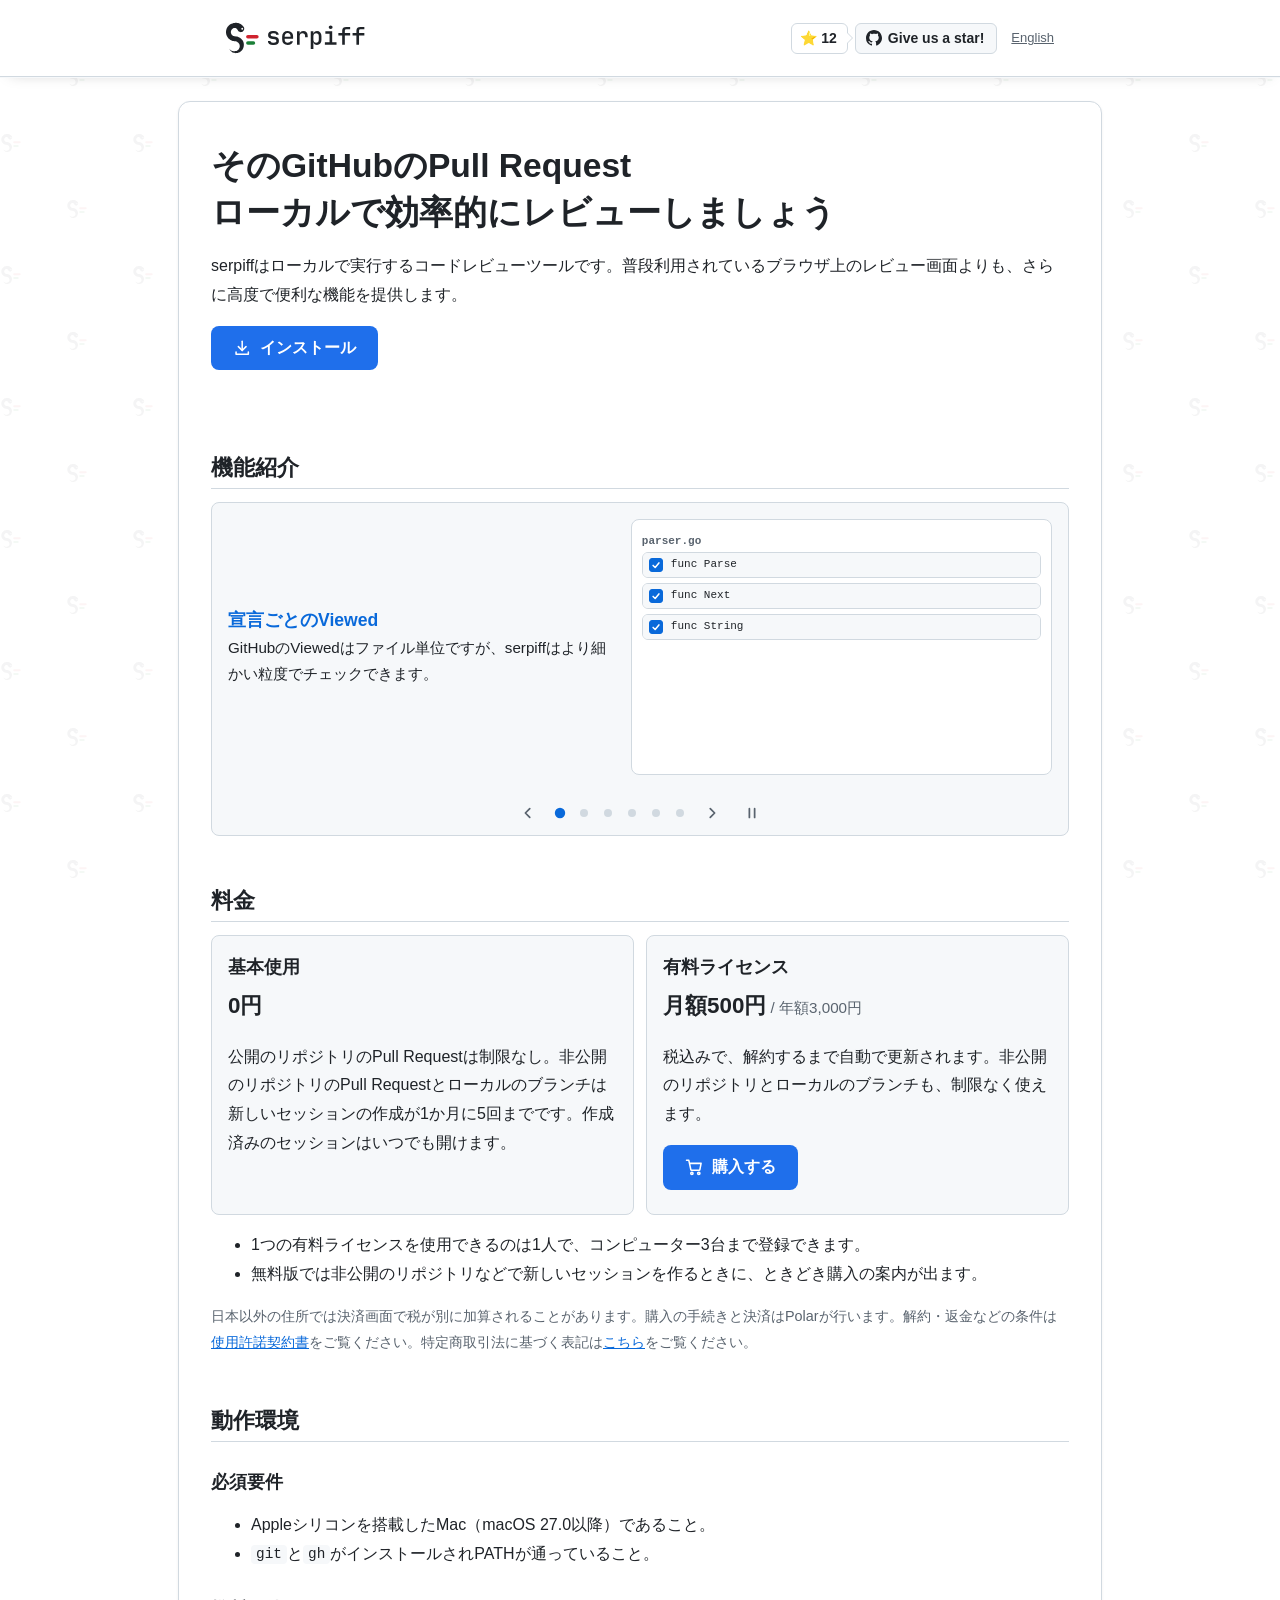
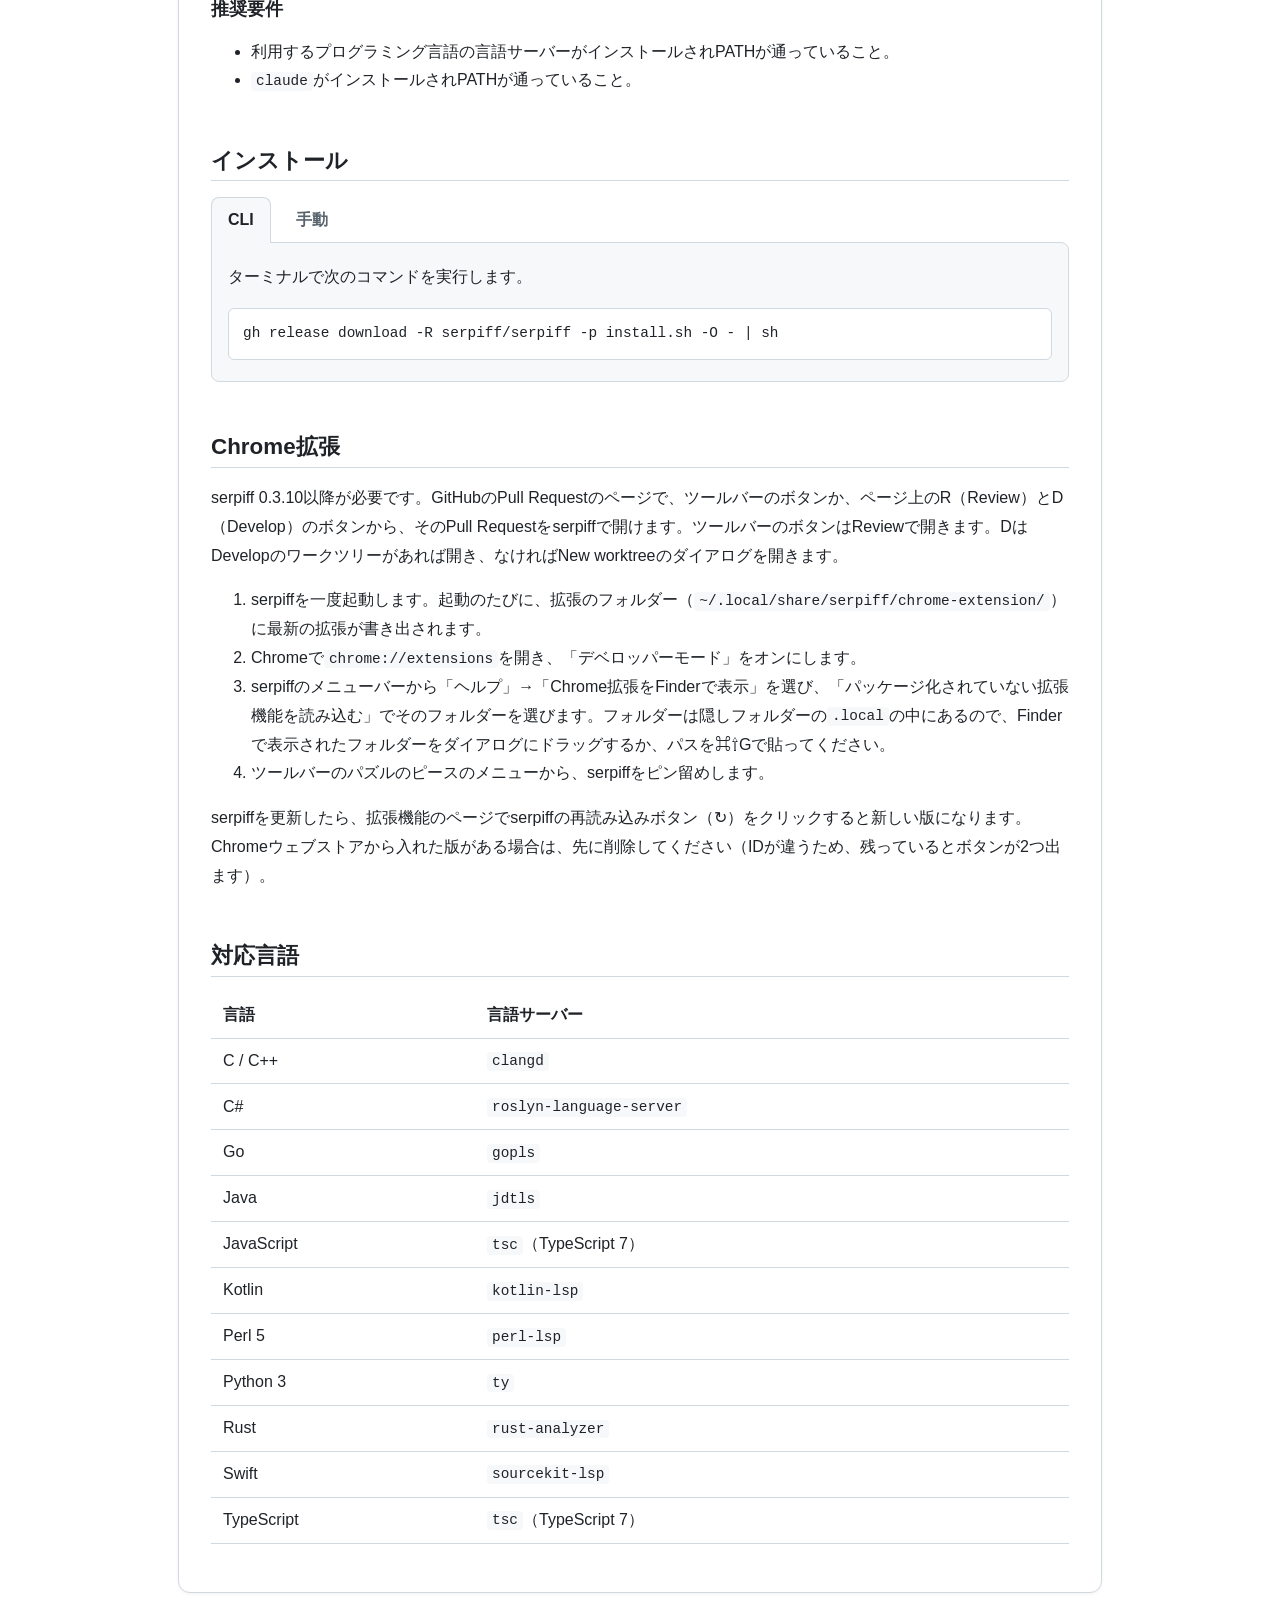
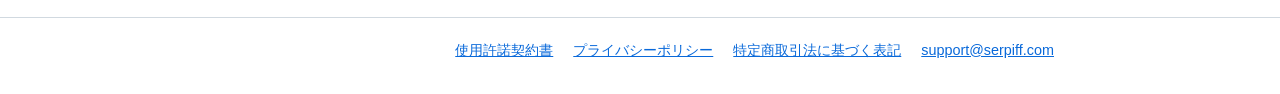
<file: index.html>
<!doctype html>
<html lang="ja">
<head>
<meta charset="utf-8">
<meta name="viewport" content="width=device-width, initial-scale=1">
<title>serpiff - Pull Requestを宣言ごとにレビューする</title>
<meta name="description" content="GitHubのPull Requestをローカルで効率的にレビューするためのツール。関数や型などの宣言ごとに読み進められます。">
<link rel="icon" type="image/png" href="/favicon.png">
<link rel="apple-touch-icon" href="/icon.png">
<link rel="stylesheet" href="/style.css">
<link rel="canonical" href="https://serpiff.com/">
<meta property="og:type" content="website">
<meta property="og:site_name" content="serpiff">
<meta property="og:title" content="serpiff - Pull Requestを宣言ごとにレビューする">
<meta property="og:description" content="GitHubのPull Requestをローカルで効率的にレビューするためのツール。関数や型などの宣言ごとに読み進められます。">
<meta property="og:url" content="https://serpiff.com/">
<meta property="og:image" content="https://serpiff.com/og.png">
<meta property="og:image:width" content="1200">
<meta property="og:image:height" content="630">
<meta property="og:image:alt" content="serpiff">
<meta property="og:locale" content="ja_JP">
<meta property="og:locale:alternate" content="en_US">
<meta name="twitter:card" content="summary_large_image">
<link rel="alternate" hreflang="ja" href="https://serpiff.com/">
<link rel="alternate" hreflang="en" href="https://serpiff.com/en/">
<link rel="alternate" hreflang="x-default" href="https://serpiff.com/en/">
</head>
<body>
<header class="site-header">
  <div class="wrap header-inner">
    <a class="brand" href="/"><picture><source media="(prefers-color-scheme: dark)" srcset="/wordmark-dark.svg"><img src="/wordmark-light.svg" alt="serpiff" width="140" height="32"></picture></a>
    <div class="header-actions">
    <!-- Icon: Octicons mark-github (MIT License, Copyright (c) GitHub Inc.) -->
    <a class="star-link" href="https://github.com/serpiff/serpiff"><span class="star-count"><span class="star-emoji" aria-hidden="true">⭐️</span>12<span class="visually-hidden"> stars</span></span> <span class="star-btn"><svg aria-hidden="true" focusable="false" viewBox="0 0 16 16" width="16" height="16" fill="currentColor"><path d="M6.766 11.328c-2.063-.25-3.516-1.734-3.516-3.656 0-.781.281-1.625.75-2.188-.203-.515-.172-1.609.063-2.062.625-.078 1.468.25 1.968.703.594-.187 1.219-.281 1.985-.281.765 0 1.39.094 1.953.265.484-.437 1.344-.765 1.969-.687.218.422.25 1.515.046 2.047.5.593.766 1.39.766 2.203 0 1.922-1.453 3.375-3.547 3.64.531.344.89 1.094.89 1.954v1.625c0 .468.391.734.86.547C13.781 14.359 16 11.53 16 8.03 16 3.61 12.406 0 7.984 0 3.563 0 0 3.61 0 8.031a7.88 7.88 0 0 0 5.172 7.422c.422.156.828-.125.828-.547v-1.25c-.219.094-.5.156-.75.156-1.031 0-1.64-.562-2.078-1.609-.172-.422-.36-.672-.719-.719-.187-.015-.25-.093-.25-.187 0-.188.313-.328.625-.328.453 0 .844.281 1.25.86.313.452.64.655 1.031.655s.641-.14 1-.5c.266-.265.47-.5.657-.656"/></svg><span class="star-long">Give us a star!</span><span class="star-short">Star</span></span></a>
    <a class="lang-link" href="/en/" lang="en" hreflang="en">English</a>
    </div>
  </div>
</header>
<main class="wrap">
<section class="hero">
  <h1>そのGitHubのPull Request<br>ローカルで効率的にレビューしましょう</h1>
  <p>serpiffはローカルで実行するコードレビューツールです。普段利用されているブラウザ上のレビュー画面よりも、さらに高度で便利な機能を提供します。</p>
  <p><a class="button" href="/#install"><svg class="icon" viewBox="0 0 24 24" width="20" height="20" fill="none" stroke="currentColor" stroke-width="2" stroke-linecap="round" stroke-linejoin="round" aria-hidden="true" focusable="false"><path d="M12 3v12"/><path d="M7 10l5 5 5-5"/><path d="M4 17v3h16v-3"/></svg>インストール</a></p>
</section>

<section>
  <h2>機能紹介</h2>
  <div class="carousel">
    <ul class="features">
      <li class="slide"><div class="slide-text"><strong>宣言ごとのViewed</strong>GitHubのViewedはファイル単位ですが、serpiffはより細かい粒度でチェックできます。</div>
      <div class="mock m-viewed" aria-hidden="true">
        <div class="m-file">parser.go</div>
        <div class="m-decl d1"><div class="m-head"><span class="m-check"><svg viewBox="0 0 12 12" aria-hidden="true" focusable="false"><path d="M2.5 6.5l2.5 2.5 4.5-5.5" fill="none" stroke="currentColor" stroke-width="1.8" stroke-linecap="round" stroke-linejoin="round"/></svg></span><span>func Parse</span></div><div class="m-fold"><div class="m-fold-in"><div class="m-lines"><div class="m-line add"><span class="m-t">+ tok := lex(b)</span></div><div class="m-line add"><span class="m-t">+ return build(tok)</span></div></div></div></div></div>
        <div class="m-decl d2"><div class="m-head"><span class="m-check"><svg viewBox="0 0 12 12" aria-hidden="true" focusable="false"><path d="M2.5 6.5l2.5 2.5 4.5-5.5" fill="none" stroke="currentColor" stroke-width="1.8" stroke-linecap="round" stroke-linejoin="round"/></svg></span><span>func Next</span></div><div class="m-fold"><div class="m-fold-in"><div class="m-lines"><div class="m-line add"><span class="m-t">+ p.pos++</span></div><div class="m-line add"><span class="m-t">+ return p.cur()</span></div></div></div></div></div>
        <div class="m-decl d3"><div class="m-head"><span class="m-check"><svg viewBox="0 0 12 12" aria-hidden="true" focusable="false"><path d="M2.5 6.5l2.5 2.5 4.5-5.5" fill="none" stroke="currentColor" stroke-width="1.8" stroke-linecap="round" stroke-linejoin="round"/></svg></span><span>func String</span></div><div class="m-fold"><div class="m-fold-in"><div class="m-lines"><div class="m-line add"><span class="m-t">+ s := p.text()</span></div><div class="m-line add"><span class="m-t">+ return trim(s)</span></div></div></div></div></div>
      </div></li>
      <li class="slide"><div class="slide-text"><strong>処理の流れを追いながらのレビュー</strong>呼び出している関数などの定義をその場で確認できます。</div>
      <div class="mock m-calls" aria-hidden="true">
        <div class="m-file">handler.go</div>
        <div class="m-line"><span class="m-t">  func Handle(r Req) {</span></div>
        <div class="m-line add target"><span class="m-t">+   t := <span class="m-tok t1">Parse<svg class="m-cursor c1" viewBox="0 0 16 16" aria-hidden="true" focusable="false"><path d="M2 1l11 6.2-4.8 1.3L6.2 13z"/></svg></span>(r.Body)</span></div>
        <div class="m-fold p1 is-open"><div class="m-fold-in"><div class="m-peek">
          <div class="m-peek-title">parse.go</div>
          <div class="m-line"><span class="m-t">func Parse(b []byte) Tree {</span></div>
          <div class="m-line"><span class="m-t">    tok := <span class="m-tok t2">Lex<svg class="m-cursor c2" viewBox="0 0 16 16" aria-hidden="true" focusable="false"><path d="M2 1l11 6.2-4.8 1.3L6.2 13z"/></svg></span>(b)</span></div>
          <div class="m-line"><span class="m-t">    return build(tok)</span></div>
          <div class="m-fold p2 is-open"><div class="m-fold-in"><div class="m-peek m-peek2">
            <div class="m-peek-title">lex.go</div>
            <div class="m-line"><span class="m-t">func Lex(b []byte) []Tok {</span></div>
            <div class="m-line"><span class="m-t">    return scan(b)</span></div>
          </div></div></div>
        </div></div></div>
        <div class="m-line add"><span class="m-t">+   return t</span></div>
        <div class="m-line"><span class="m-t">  }</span></div>
      </div></li>
      <li class="slide"><div class="slide-text"><strong>Markdownを描画したまま読む</strong>Markdownの差分を生のソースではなく描画した文書としてブロックごとに比べ、その場でコメントできます。</div>
      <div class="mock m-md" aria-hidden="true">
        <div class="m-row"><div class="m-blk h">使い方</div><div></div></div>
        <div class="m-row"><div class="m-blk">ツールを起動してPRを開きます。</div><div></div></div>
        <div class="m-row"><div class="m-blk r-del">設定は不要です。</div><div></div></div>
        <div class="m-row"><div class="m-blk r-add">設定ファイルに保存先を書きます。</div><div class="m-bubble">例を足して</div></div>
        <div class="m-row"><div class="m-blk">・手順を確かめる</div><div></div></div>
        <div class="m-row"><div class="m-blk r-item">・結果を共有する</div><div></div></div>
      </div></li>
      <li class="slide"><div class="slide-text"><strong>常に新しい差分だけを表示</strong>確認済みの内容に新規の変更が入ると、そこからの差分だけを表示します。</div>
      <div class="mock m-since" aria-hidden="true">
        <div class="m-decl"><div class="m-head"><span class="m-check"><svg viewBox="0 0 12 12" aria-hidden="true" focusable="false"><path d="M2.5 6.5l2.5 2.5 4.5-5.5" fill="none" stroke="currentColor" stroke-width="1.8" stroke-linecap="round" stroke-linejoin="round"/></svg></span><span>func Parse</span><span class="m-badge">前回から</span></div>
          <div class="m-lines">
            <div class="m-line"><span class="m-t">    if len(b) == 0 {</span></div>
            <div class="m-line"><span class="m-t">        return nil</span></div>
            <div class="m-line"><span class="m-t">    }</span></div>
            <div class="m-line l-del"><span class="m-t">-   n := count(b)</span></div>
            <div class="m-line l-add"><span class="m-t">+   n := countAll(b)</span></div>
          </div></div>
        <div class="m-decl m-plain"><div class="m-head"><span class="m-check m-static"><svg viewBox="0 0 12 12" aria-hidden="true" focusable="false"><path d="M2.5 6.5l2.5 2.5 4.5-5.5" fill="none" stroke="currentColor" stroke-width="1.8" stroke-linecap="round" stroke-linejoin="round"/></svg></span><span>func String</span></div></div>
      </div></li>
      <li class="slide"><div class="slide-text"><strong>Storybookを比較</strong>コンポーネントの見た目の変化をその場で確認できます。</div>
      <div class="mock m-story" aria-hidden="true">
        <div class="m-story-file"><span>Button.tsx</span><span class="m-toggle"><span class="m-tri">▶</span> Stories<svg class="m-cursor c3" viewBox="0 0 16 16" aria-hidden="true" focusable="false"><path d="M2 1l11 6.2-4.8 1.3L6.2 13z"/></svg></span></div>
        <div class="m-line del"><span class="m-t">-   radius: 4</span></div>
        <div class="m-line add"><span class="m-t">+   radius: 14</span></div>
        <div class="m-fold panel is-open"><div class="m-fold-in"><div class="m-panel">
          <div class="m-pv pv-base"><div class="m-pv-label">base</div><div class="m-pv-box"><span class="m-btn">Save</span></div></div>
          <div class="m-pv pv-head"><div class="m-pv-label">head</div><div class="m-pv-box"><span class="m-btn">Save</span></div></div>
        </div></div></div>
      </div></li>
      <li class="slide"><div class="slide-text"><strong>Claude Codeにレビューを任せる</strong>AIに差分をレビューさせ、コメントとして採用できます。</div>
      <div class="mock m-ai" aria-hidden="true">
        <div class="m-line"><span class="m-t">  n := count(b)</span></div>
        <div class="m-fold s1"><div class="m-fold-in"><div class="m-card"><span>ゼロ割りの恐れ</span><span class="m-btns"><span class="m-btn-s acc acc1">Accept</span><span class="m-btn-s">Deny</span></span></div></div></div>
        <div class="m-line"><span class="m-t">  return b[n]</span></div>
        <div class="m-fold s2"><div class="m-fold-in"><div class="m-card"><span>範囲を確かめて</span><span class="m-btns"><span class="m-btn-s acc">Accept</span><span class="m-btn-s den2">Deny</span></span></div></div></div>
        <div class="m-draft"><div class="m-draft-title">下書きのレビュー</div>
          <div class="m-fold draft-fold is-open"><div class="m-fold-in"><div class="m-draft-item">ゼロ割りの恐れ</div></div></div>
        </div>
      </div></li>
    </ul>
    <div class="dots" aria-hidden="true"><span></span><span></span><span></span><span></span><span></span><span></span></div>
  </div>
</section>

<section id="pricing">
  <h2>料金</h2>
  <div class="plans">
    <div class="plan">
      <h3>基本使用</h3>
      <p class="price">0円</p>
      <p>公開のリポジトリのPull Requestは制限なし。非公開のリポジトリのPull Requestとローカルのブランチは新しいセッションの作成が1か月に5回までです。作成済みのセッションはいつでも開けます。</p>
    </div>
    <div class="plan">
      <h3>有料ライセンス</h3>
      <p class="price">月額500円<span> / 年額3,000円</span></p>
      <p>税込みで、解約するまで自動で更新されます。非公開のリポジトリとローカルのブランチも、制限なく使えます。</p>
      <p><a class="button" href="https://buy.polar.sh/polar_cl_7WOUiRilo4Mg3V74fsAiJkiuvKgNQFux6xBin1SIuZe?locale=ja"><svg class="icon" viewBox="0 0 24 24" width="20" height="20" fill="none" stroke="currentColor" stroke-width="2" stroke-linecap="round" stroke-linejoin="round" aria-hidden="true" focusable="false"><path d="M2 3h3l2.6 12.2a1 1 0 0 0 1 .8h9.8a1 1 0 0 0 1-.8L21 7H6"/><circle cx="9" cy="20" r="1.5"/><circle cx="18" cy="20" r="1.5"/></svg>購入する</a></p>
    </div>
  </div>
  <ul>
    <li>1つの有料ライセンスを使用できるのは1人で、コンピューター3台まで登録できます。</li>
    <li>無料版では非公開のリポジトリなどで新しいセッションを作るときに、ときどき購入の案内が出ます。</li>
  </ul>
  <p class="note">日本以外の住所では決済画面で税が別に加算されることがあります。購入の手続きと決済はPolarが行います。解約・返金などの条件は<a href="/legal/eula">使用許諾契約書</a>をご覧ください。特定商取引法に基づく表記は<a href="/legal/tokushoho">こちら</a>をご覧ください。</p>
</section>

<section>
  <h2>動作環境</h2>
  <h3>必須要件</h3>
  <ul>
    <li>Appleシリコンを搭載したMac（macOS 27.0以降）であること。</li>
    <li><code>git</code>と<code>gh</code>がインストールされPATHが通っていること。</li>
  </ul>
  <h3>推奨要件</h3>
  <ul>
    <li>利用するプログラミング言語の言語サーバーがインストールされPATHが通っていること。</li>
    <li><code>claude</code>がインストールされPATHが通っていること。</li>
  </ul>
</section>

<section id="install">
  <h2>インストール</h2>
  <div class="tabs" role="radiogroup" aria-label="インストールの方法">
    <input type="radio" name="install" id="tab-oneliner" checked>
    <label for="tab-oneliner">CLI</label>
    <input type="radio" name="install" id="tab-manual">
    <label for="tab-manual">手動</label>

    <div class="tab-panel" id="panel-oneliner">
      <p>ターミナルで次のコマンドを実行します。</p>
      <pre><code>gh release download -R serpiff/serpiff -p install.sh -O - | sh</code></pre>
    </div>

    <div class="tab-panel" id="panel-manual">
      <p>ダウンロードした.dmgを開き、<code>serpiff.app</code>を<code>Applications</code>にドラッグします。</p>
      <p><a class="button" href="https://github.com/serpiff/serpiff/releases/latest/download/serpiff_aarch64.dmg"><svg class="icon" viewBox="0 0 24 24" width="20" height="20" fill="none" stroke="currentColor" stroke-width="2" stroke-linecap="round" stroke-linejoin="round" aria-hidden="true" focusable="false"><path d="M12 3v12"/><path d="M7 10l5 5 5-5"/><path d="M4 17v3h16v-3"/></svg>dmgをダウンロード</a></p>
      <p>serpiffはAppleの公証を受けていないため、初回は起動に失敗するので、以下の手順に従ってください。（手順や文言はmacOSのバージョンにより異なる可能性があります。）</p>
      <ol>
        <li>起動に失敗して警告が出るので閉じる。</li>
        <li>「システム設定」→「プライバシーとセキュリティ」を開き、「"serpiff"はMacを保護するためにブロックされました」の「このまま開く」をクリック。（このボタンは起動を試してから約1時間しか出ないため、出ていなければ再度起動した後にお試しください。）</li>
        <li>確認のダイアログでもう一度「このまま開く」をクリックし、管理者のパスワードを入力。</li>
      </ol>
    </div>
  </div>
</section>

<section id="chrome">
  <h2>Chrome拡張</h2>
  <p>serpiff 0.3.10以降が必要です。GitHubのPull Requestのページで、ツールバーのボタンか、ページ上のR（Review）とD（Develop）のボタンから、そのPull Requestをserpiffで開けます。ツールバーのボタンはReviewで開きます。DはDevelopのワークツリーがあれば開き、なければNew worktreeのダイアログを開きます。</p>
  <ol>
    <li>serpiffを一度起動します。起動のたびに、拡張のフォルダー（<code>~/.local/share/serpiff/chrome-extension/</code>）に最新の拡張が書き出されます。</li>
    <li>Chromeで<code>chrome://extensions</code>を開き、「デベロッパーモード」をオンにします。</li>
    <li>serpiffのメニューバーから「ヘルプ」→「Chrome拡張をFinderで表示」を選び、「パッケージ化されていない拡張機能を読み込む」でそのフォルダーを選びます。フォルダーは隠しフォルダーの<code>.local</code>の中にあるので、Finderで表示されたフォルダーをダイアログにドラッグするか、パスを⌘⇧Gで貼ってください。</li>
    <li>ツールバーのパズルのピースのメニューから、serpiffをピン留めします。</li>
  </ol>
  <p>serpiffを更新したら、拡張機能のページでserpiffの再読み込みボタン（↻）をクリックすると新しい版になります。Chromeウェブストアから入れた版がある場合は、先に削除してください（IDが違うため、残っているとボタンが2つ出ます）。</p>
</section>

<section id="languages">
  <h2>対応言語</h2>
  <table class="langs">
    <thead>
      <tr><th>言語</th><th>言語サーバー</th></tr>
    </thead>
    <tbody>
      <tr><td>C / C++</td><td><code>clangd</code></td></tr>
      <tr><td>C#</td><td><code>roslyn-language-server</code></td></tr>
      <tr><td>Go</td><td><code>gopls</code></td></tr>
      <tr><td>Java</td><td><code>jdtls</code></td></tr>
      <tr><td>JavaScript</td><td><code>tsc</code>（TypeScript 7）</td></tr>
      <tr><td>Kotlin</td><td><code>kotlin-lsp</code></td></tr>
      <tr><td>Perl 5</td><td><code>perl-lsp</code></td></tr>
      <tr><td>Python 3</td><td><code>ty</code></td></tr>
      <tr><td>Rust</td><td><code>rust-analyzer</code></td></tr>
      <tr><td>Swift</td><td><code>sourcekit-lsp</code></td></tr>
      <tr><td>TypeScript</td><td><code>tsc</code>（TypeScript 7）</td></tr>
    </tbody>
  </table>
</section>

<script src="/carousel.js" defer></script>

</main>
<footer class="site-footer">
  <div class="wrap">
    <ul>
      <li><a href="/legal/eula">使用許諾契約書</a></li>
      <li><a href="/legal/privacy">プライバシーポリシー</a></li>
      <li><a href="/legal/tokushoho">特定商取引法に基づく表記</a></li>
      <li><a href="mailto:support@serpiff.com">support@serpiff.com</a></li>
    </ul>
  </div>
</footer>
</body>
</html>
</file>
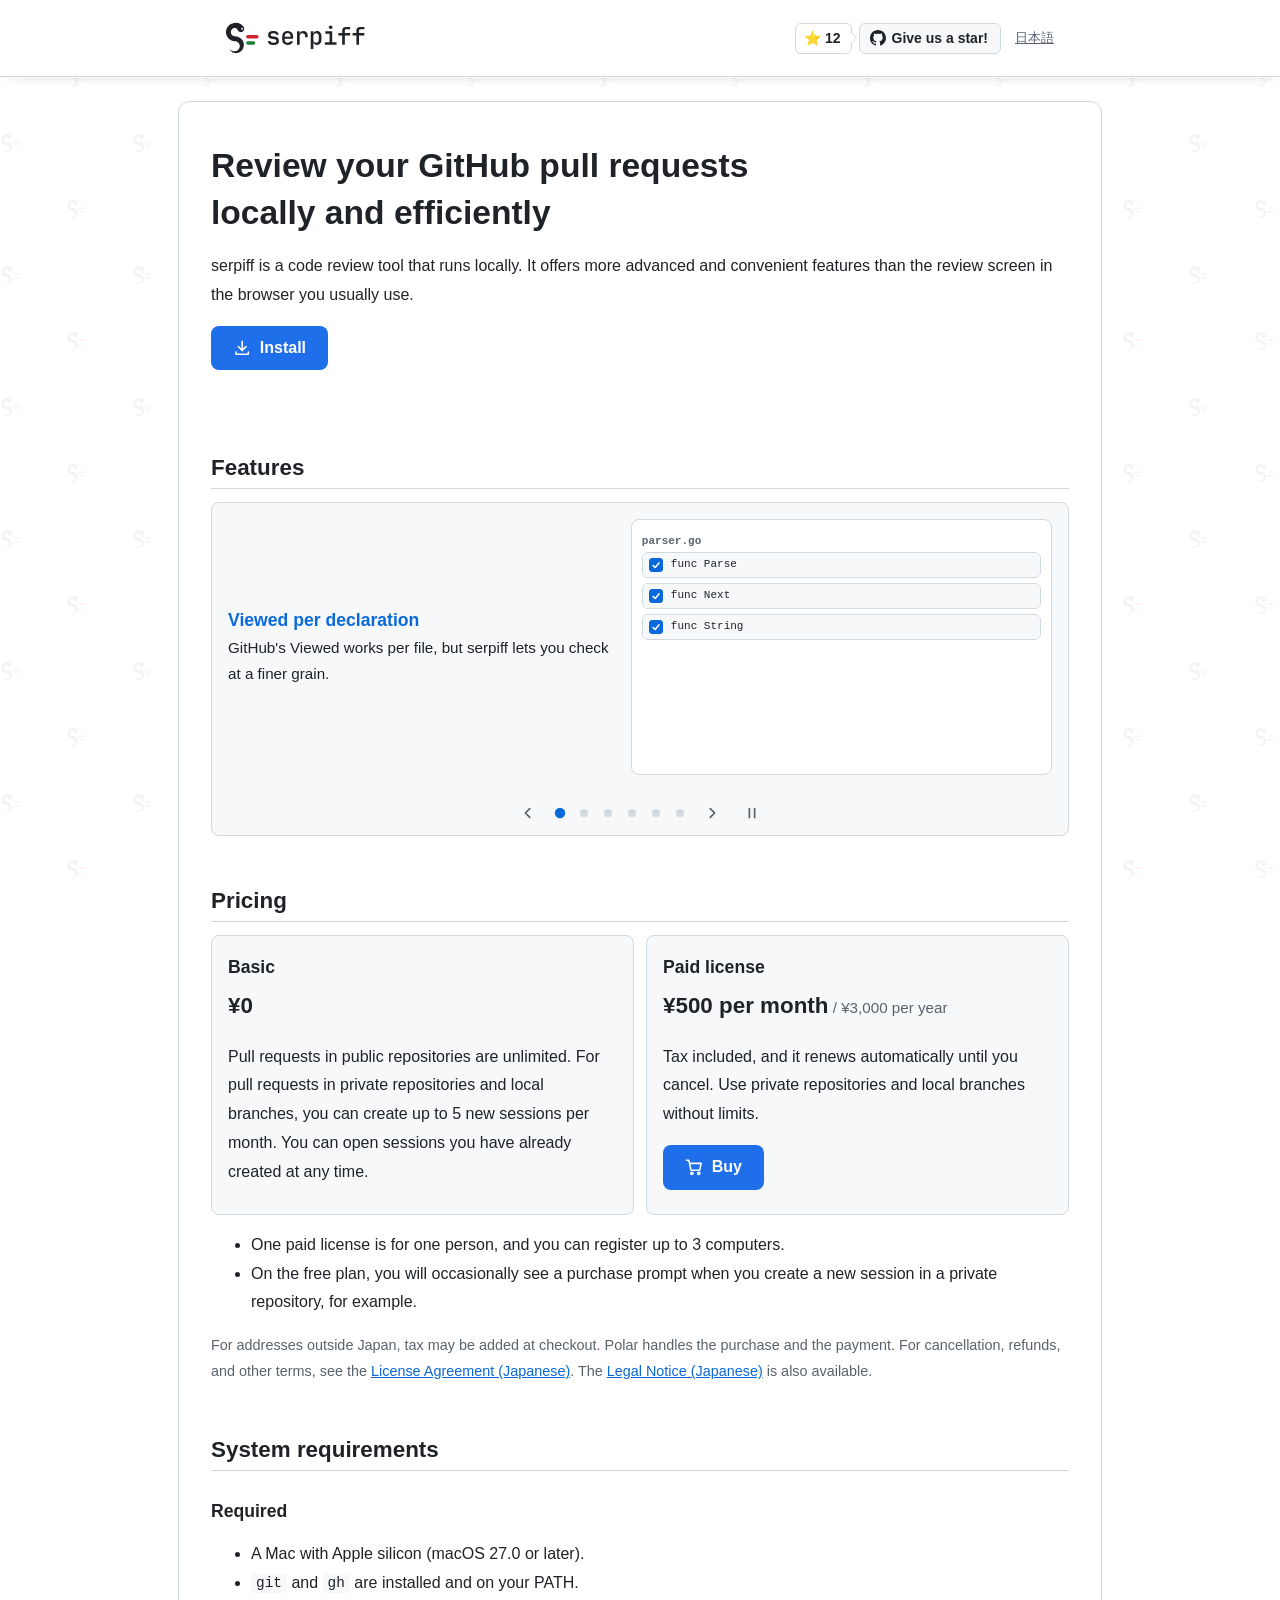
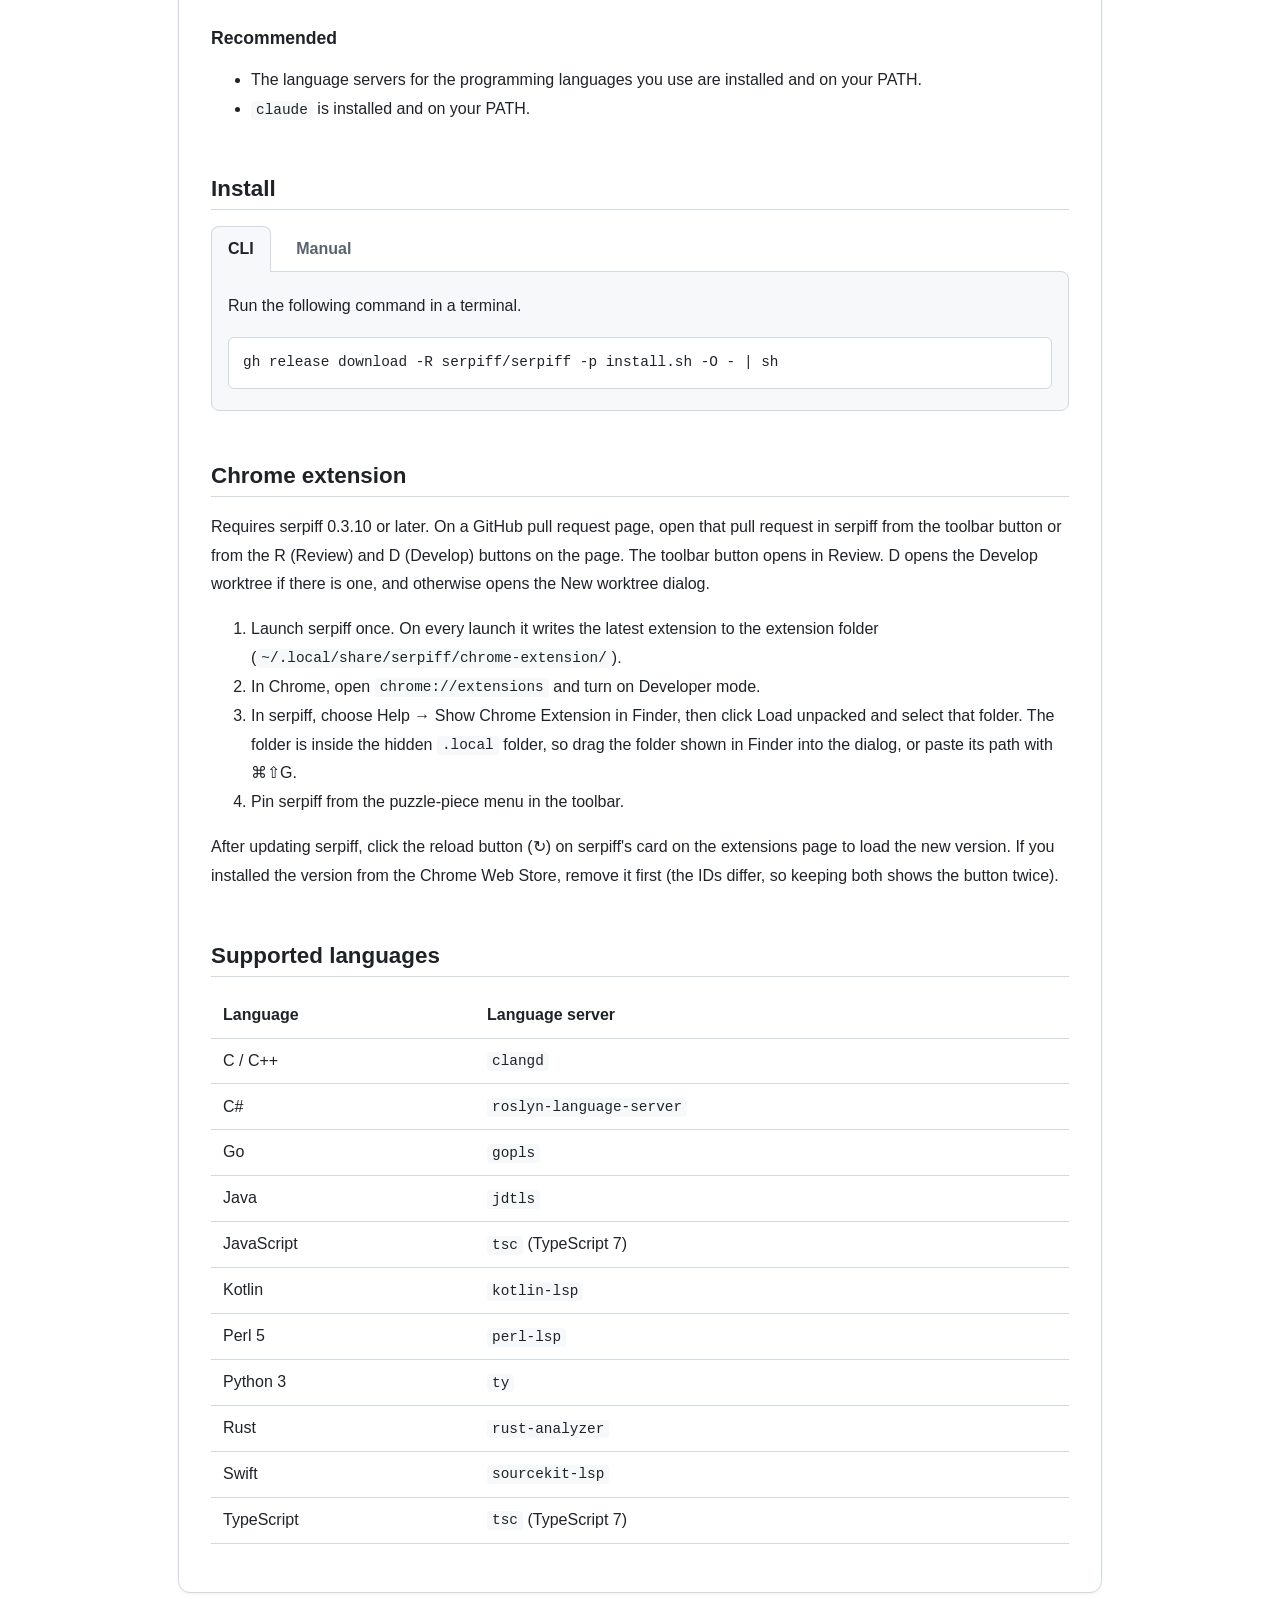
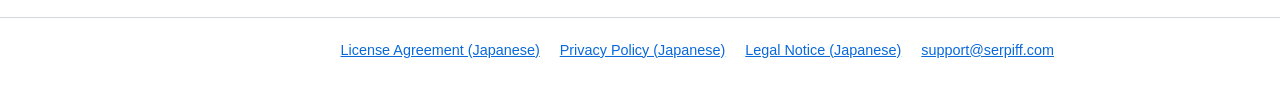
<file: en/index.html>
<!doctype html>
<html lang="en">
<head>
<meta charset="utf-8">
<meta name="viewport" content="width=device-width, initial-scale=1">
<title>serpiff - Review pull requests declaration by declaration</title>
<meta name="description" content="A tool for efficiently reviewing GitHub pull requests locally. Read through them declaration by declaration, such as functions and types.">
<link rel="icon" type="image/png" href="/favicon.png">
<link rel="apple-touch-icon" href="/icon.png">
<link rel="stylesheet" href="/style.css">
<link rel="canonical" href="https://serpiff.com/en/">
<meta property="og:type" content="website">
<meta property="og:site_name" content="serpiff">
<meta property="og:title" content="serpiff - Review pull requests declaration by declaration">
<meta property="og:description" content="A tool for efficiently reviewing GitHub pull requests locally. Read through them declaration by declaration, such as functions and types.">
<meta property="og:url" content="https://serpiff.com/en/">
<meta property="og:image" content="https://serpiff.com/og.png">
<meta property="og:image:width" content="1200">
<meta property="og:image:height" content="630">
<meta property="og:image:alt" content="serpiff">
<meta property="og:locale" content="en_US">
<meta property="og:locale:alternate" content="ja_JP">
<meta name="twitter:card" content="summary_large_image">
<link rel="alternate" hreflang="ja" href="https://serpiff.com/">
<link rel="alternate" hreflang="en" href="https://serpiff.com/en/">
<link rel="alternate" hreflang="x-default" href="https://serpiff.com/en/">
</head>
<body>
<header class="site-header">
  <div class="wrap header-inner">
    <a class="brand" href="/en/"><picture><source media="(prefers-color-scheme: dark)" srcset="/wordmark-dark.svg"><img src="/wordmark-light.svg" alt="serpiff" width="140" height="32"></picture></a>
    <div class="header-actions">
    <!-- Icon: Octicons mark-github (MIT License, Copyright (c) GitHub Inc.) -->
    <a class="star-link" href="https://github.com/serpiff/serpiff"><span class="star-count"><span class="star-emoji" aria-hidden="true">⭐️</span>12<span class="visually-hidden"> stars</span></span> <span class="star-btn"><svg aria-hidden="true" focusable="false" viewBox="0 0 16 16" width="16" height="16" fill="currentColor"><path d="M6.766 11.328c-2.063-.25-3.516-1.734-3.516-3.656 0-.781.281-1.625.75-2.188-.203-.515-.172-1.609.063-2.062.625-.078 1.468.25 1.968.703.594-.187 1.219-.281 1.985-.281.765 0 1.39.094 1.953.265.484-.437 1.344-.765 1.969-.687.218.422.25 1.515.046 2.047.5.593.766 1.39.766 2.203 0 1.922-1.453 3.375-3.547 3.64.531.344.89 1.094.89 1.954v1.625c0 .468.391.734.86.547C13.781 14.359 16 11.53 16 8.03 16 3.61 12.406 0 7.984 0 3.563 0 0 3.61 0 8.031a7.88 7.88 0 0 0 5.172 7.422c.422.156.828-.125.828-.547v-1.25c-.219.094-.5.156-.75.156-1.031 0-1.64-.562-2.078-1.609-.172-.422-.36-.672-.719-.719-.187-.015-.25-.093-.25-.187 0-.188.313-.328.625-.328.453 0 .844.281 1.25.86.313.452.64.655 1.031.655s.641-.14 1-.5c.266-.265.47-.5.657-.656"/></svg><span class="star-long">Give us a star!</span><span class="star-short">Star</span></span></a>
    <a class="lang-link" href="/" lang="ja" hreflang="ja">日本語</a>
    </div>
  </div>
</header>
<main class="wrap">
<section class="hero">
  <h1>Review your GitHub pull requests<br>locally and efficiently</h1>
  <p>serpiff is a code review tool that runs locally. It offers more advanced and convenient features than the review screen in the browser you usually use.</p>
  <p><a class="button" href="/en/#install"><svg class="icon" viewBox="0 0 24 24" width="20" height="20" fill="none" stroke="currentColor" stroke-width="2" stroke-linecap="round" stroke-linejoin="round" aria-hidden="true" focusable="false"><path d="M12 3v12"/><path d="M7 10l5 5 5-5"/><path d="M4 17v3h16v-3"/></svg>Install</a></p>
</section>

<section>
  <h2>Features</h2>
  <div class="carousel">
    <ul class="features">
      <li class="slide"><div class="slide-text"><strong>Viewed per declaration</strong>GitHub's Viewed works per file, but serpiff lets you check at a finer grain.</div>
      <div class="mock m-viewed" aria-hidden="true">
        <div class="m-file">parser.go</div>
        <div class="m-decl d1"><div class="m-head"><span class="m-check"><svg viewBox="0 0 12 12" aria-hidden="true" focusable="false"><path d="M2.5 6.5l2.5 2.5 4.5-5.5" fill="none" stroke="currentColor" stroke-width="1.8" stroke-linecap="round" stroke-linejoin="round"/></svg></span><span>func Parse</span></div><div class="m-fold"><div class="m-fold-in"><div class="m-lines"><div class="m-line add"><span class="m-t">+ tok := lex(b)</span></div><div class="m-line add"><span class="m-t">+ return build(tok)</span></div></div></div></div></div>
        <div class="m-decl d2"><div class="m-head"><span class="m-check"><svg viewBox="0 0 12 12" aria-hidden="true" focusable="false"><path d="M2.5 6.5l2.5 2.5 4.5-5.5" fill="none" stroke="currentColor" stroke-width="1.8" stroke-linecap="round" stroke-linejoin="round"/></svg></span><span>func Next</span></div><div class="m-fold"><div class="m-fold-in"><div class="m-lines"><div class="m-line add"><span class="m-t">+ p.pos++</span></div><div class="m-line add"><span class="m-t">+ return p.cur()</span></div></div></div></div></div>
        <div class="m-decl d3"><div class="m-head"><span class="m-check"><svg viewBox="0 0 12 12" aria-hidden="true" focusable="false"><path d="M2.5 6.5l2.5 2.5 4.5-5.5" fill="none" stroke="currentColor" stroke-width="1.8" stroke-linecap="round" stroke-linejoin="round"/></svg></span><span>func String</span></div><div class="m-fold"><div class="m-fold-in"><div class="m-lines"><div class="m-line add"><span class="m-t">+ s := p.text()</span></div><div class="m-line add"><span class="m-t">+ return trim(s)</span></div></div></div></div></div>
      </div></li>
      <li class="slide"><div class="slide-text"><strong>Review while following the flow</strong>Check the definitions of the functions and other code a line calls, right where you are.</div>
      <div class="mock m-calls" aria-hidden="true">
        <div class="m-file">handler.go</div>
        <div class="m-line"><span class="m-t">  func Handle(r Req) {</span></div>
        <div class="m-line add target"><span class="m-t">+   t := <span class="m-tok t1">Parse<svg class="m-cursor c1" viewBox="0 0 16 16" aria-hidden="true" focusable="false"><path d="M2 1l11 6.2-4.8 1.3L6.2 13z"/></svg></span>(r.Body)</span></div>
        <div class="m-fold p1 is-open"><div class="m-fold-in"><div class="m-peek">
          <div class="m-peek-title">parse.go</div>
          <div class="m-line"><span class="m-t">func Parse(b []byte) Tree {</span></div>
          <div class="m-line"><span class="m-t">    tok := <span class="m-tok t2">Lex<svg class="m-cursor c2" viewBox="0 0 16 16" aria-hidden="true" focusable="false"><path d="M2 1l11 6.2-4.8 1.3L6.2 13z"/></svg></span>(b)</span></div>
          <div class="m-line"><span class="m-t">    return build(tok)</span></div>
          <div class="m-fold p2 is-open"><div class="m-fold-in"><div class="m-peek m-peek2">
            <div class="m-peek-title">lex.go</div>
            <div class="m-line"><span class="m-t">func Lex(b []byte) []Tok {</span></div>
            <div class="m-line"><span class="m-t">    return scan(b)</span></div>
          </div></div></div>
        </div></div></div>
        <div class="m-line add"><span class="m-t">+   return t</span></div>
        <div class="m-line"><span class="m-t">  }</span></div>
      </div></li>
      <li class="slide"><div class="slide-text"><strong>Read Markdown as rendered</strong>Compare Markdown changes block by block as a rendered document instead of raw source, and comment right there.</div>
      <div class="mock m-md" aria-hidden="true">
        <div class="m-row"><div class="m-blk h">Usage</div><div></div></div>
        <div class="m-row"><div class="m-blk">Start the tool and open the PR.</div><div></div></div>
        <div class="m-row"><div class="m-blk r-del">No setup is needed.</div><div></div></div>
        <div class="m-row"><div class="m-blk r-add">Write the destination in the config file.</div><div class="m-bubble">Add an example</div></div>
        <div class="m-row"><div class="m-blk">• Check the steps</div><div></div></div>
        <div class="m-row"><div class="m-blk r-item">• Share the result</div><div></div></div>
      </div></li>
      <li class="slide"><div class="slide-text"><strong>Always see only what is new</strong>When something you already checked changes again, serpiff shows only the diff since then.</div>
      <div class="mock m-since" aria-hidden="true">
        <div class="m-decl"><div class="m-head"><span class="m-check"><svg viewBox="0 0 12 12" aria-hidden="true" focusable="false"><path d="M2.5 6.5l2.5 2.5 4.5-5.5" fill="none" stroke="currentColor" stroke-width="1.8" stroke-linecap="round" stroke-linejoin="round"/></svg></span><span>func Parse</span><span class="m-badge">Since viewed</span></div>
          <div class="m-lines">
            <div class="m-line"><span class="m-t">    if len(b) == 0 {</span></div>
            <div class="m-line"><span class="m-t">        return nil</span></div>
            <div class="m-line"><span class="m-t">    }</span></div>
            <div class="m-line l-del"><span class="m-t">-   n := count(b)</span></div>
            <div class="m-line l-add"><span class="m-t">+   n := countAll(b)</span></div>
          </div></div>
        <div class="m-decl m-plain"><div class="m-head"><span class="m-check m-static"><svg viewBox="0 0 12 12" aria-hidden="true" focusable="false"><path d="M2.5 6.5l2.5 2.5 4.5-5.5" fill="none" stroke="currentColor" stroke-width="1.8" stroke-linecap="round" stroke-linejoin="round"/></svg></span><span>func String</span></div></div>
      </div></li>
      <li class="slide"><div class="slide-text"><strong>Compare Storybook</strong>See how a component's appearance changed right where you are.</div>
      <div class="mock m-story" aria-hidden="true">
        <div class="m-story-file"><span>Button.tsx</span><span class="m-toggle"><span class="m-tri">▶</span> Stories<svg class="m-cursor c3" viewBox="0 0 16 16" aria-hidden="true" focusable="false"><path d="M2 1l11 6.2-4.8 1.3L6.2 13z"/></svg></span></div>
        <div class="m-line del"><span class="m-t">-   radius: 4</span></div>
        <div class="m-line add"><span class="m-t">+   radius: 14</span></div>
        <div class="m-fold panel is-open"><div class="m-fold-in"><div class="m-panel">
          <div class="m-pv pv-base"><div class="m-pv-label">base</div><div class="m-pv-box"><span class="m-btn">Save</span></div></div>
          <div class="m-pv pv-head"><div class="m-pv-label">head</div><div class="m-pv-box"><span class="m-btn">Save</span></div></div>
        </div></div></div>
      </div></li>
      <li class="slide"><div class="slide-text"><strong>Let Claude Code review</strong>Have AI review the diff and adopt its suggestions as comments.</div>
      <div class="mock m-ai" aria-hidden="true">
        <div class="m-line"><span class="m-t">  n := count(b)</span></div>
        <div class="m-fold s1"><div class="m-fold-in"><div class="m-card"><span>Division by zero?</span><span class="m-btns"><span class="m-btn-s acc acc1">Accept</span><span class="m-btn-s">Deny</span></span></div></div></div>
        <div class="m-line"><span class="m-t">  return b[n]</span></div>
        <div class="m-fold s2"><div class="m-fold-in"><div class="m-card"><span>Check the range</span><span class="m-btns"><span class="m-btn-s acc">Accept</span><span class="m-btn-s den2">Deny</span></span></div></div></div>
        <div class="m-draft"><div class="m-draft-title">Pending review</div>
          <div class="m-fold draft-fold is-open"><div class="m-fold-in"><div class="m-draft-item">Division by zero?</div></div></div>
        </div>
      </div></li>
    </ul>
    <div class="dots" aria-hidden="true"><span></span><span></span><span></span><span></span><span></span><span></span></div>
  </div>
</section>

<section id="pricing">
  <h2>Pricing</h2>
  <div class="plans">
    <div class="plan">
      <h3>Basic</h3>
      <p class="price">¥0</p>
      <p>Pull requests in public repositories are unlimited. For pull requests in private repositories and local branches, you can create up to 5 new sessions per month. You can open sessions you have already created at any time.</p>
    </div>
    <div class="plan">
      <h3>Paid license</h3>
      <p class="price">¥500 per month<span> / ¥3,000 per year</span></p>
      <p>Tax included, and it renews automatically until you cancel. Use private repositories and local branches without limits.</p>
      <p><a class="button" href="https://buy.polar.sh/polar_cl_7WOUiRilo4Mg3V74fsAiJkiuvKgNQFux6xBin1SIuZe?locale=ja"><svg class="icon" viewBox="0 0 24 24" width="20" height="20" fill="none" stroke="currentColor" stroke-width="2" stroke-linecap="round" stroke-linejoin="round" aria-hidden="true" focusable="false"><path d="M2 3h3l2.6 12.2a1 1 0 0 0 1 .8h9.8a1 1 0 0 0 1-.8L21 7H6"/><circle cx="9" cy="20" r="1.5"/><circle cx="18" cy="20" r="1.5"/></svg>Buy</a></p>
    </div>
  </div>
  <ul>
    <li>One paid license is for one person, and you can register up to 3 computers.</li>
    <li>On the free plan, you will occasionally see a purchase prompt when you create a new session in a private repository, for example.</li>
  </ul>
  <p class="note">For addresses outside Japan, tax may be added at checkout. Polar handles the purchase and the payment. For cancellation, refunds, and other terms, see the <a href="/legal/eula">License Agreement (Japanese)</a>. The <a href="/legal/tokushoho">Legal Notice (Japanese)</a> is also available.</p>
</section>

<section>
  <h2>System requirements</h2>
  <h3>Required</h3>
  <ul>
    <li>A Mac with Apple silicon (macOS 27.0 or later).</li>
    <li><code>git</code> and <code>gh</code> are installed and on your PATH.</li>
  </ul>
  <h3>Recommended</h3>
  <ul>
    <li>The language servers for the programming languages you use are installed and on your PATH.</li>
    <li><code>claude</code> is installed and on your PATH.</li>
  </ul>
</section>

<section id="install">
  <h2>Install</h2>
  <div class="tabs" role="radiogroup" aria-label="Install method">
    <input type="radio" name="install" id="tab-oneliner" checked>
    <label for="tab-oneliner">CLI</label>
    <input type="radio" name="install" id="tab-manual">
    <label for="tab-manual">Manual</label>

    <div class="tab-panel" id="panel-oneliner">
      <p>Run the following command in a terminal.</p>
      <pre><code>gh release download -R serpiff/serpiff -p install.sh -O - | sh</code></pre>
    </div>

    <div class="tab-panel" id="panel-manual">
      <p>Open the downloaded .dmg and drag <code>serpiff.app</code> to <code>Applications</code>.</p>
      <p><a class="button" href="https://github.com/serpiff/serpiff/releases/latest/download/serpiff_aarch64.dmg"><svg class="icon" viewBox="0 0 24 24" width="20" height="20" fill="none" stroke="currentColor" stroke-width="2" stroke-linecap="round" stroke-linejoin="round" aria-hidden="true" focusable="false"><path d="M12 3v12"/><path d="M7 10l5 5 5-5"/><path d="M4 17v3h16v-3"/></svg>Download the dmg</a></p>
      <p>serpiff is not notarized by Apple, so the first launch fails. Follow the steps below. The steps and wording may differ depending on your macOS version.</p>
      <ol>
        <li>Close the warning that appears when the launch fails.</li>
        <li>Open System Settings → Privacy &amp; Security and click Open Anyway next to the message saying “serpiff” was blocked to protect your Mac. This button appears for only about an hour after you try to open the app. If you don't see it, try opening the app again.</li>
        <li>In the confirmation dialog, click Open Anyway again and enter your administrator password.</li>
      </ol>
    </div>
  </div>
</section>

<section id="chrome">
  <h2>Chrome extension</h2>
  <p>Requires serpiff 0.3.10 or later. On a GitHub pull request page, open that pull request in serpiff from the toolbar button or from the R (Review) and D (Develop) buttons on the page. The toolbar button opens in Review. D opens the Develop worktree if there is one, and otherwise opens the New worktree dialog.</p>
  <ol>
    <li>Launch serpiff once. On every launch it writes the latest extension to the extension folder (<code>~/.local/share/serpiff/chrome-extension/</code>).</li>
    <li>In Chrome, open <code>chrome://extensions</code> and turn on Developer mode.</li>
    <li>In serpiff, choose Help → Show Chrome Extension in Finder, then click Load unpacked and select that folder. The folder is inside the hidden <code>.local</code> folder, so drag the folder shown in Finder into the dialog, or paste its path with ⌘⇧G.</li>
    <li>Pin serpiff from the puzzle-piece menu in the toolbar.</li>
  </ol>
  <p>After updating serpiff, click the reload button (↻) on serpiff's card on the extensions page to load the new version. If you installed the version from the Chrome Web Store, remove it first (the IDs differ, so keeping both shows the button twice).</p>
</section>

<section id="languages">
  <h2>Supported languages</h2>
  <table class="langs">
    <thead>
      <tr><th>Language</th><th>Language server</th></tr>
    </thead>
    <tbody>
      <tr><td>C / C++</td><td><code>clangd</code></td></tr>
      <tr><td>C#</td><td><code>roslyn-language-server</code></td></tr>
      <tr><td>Go</td><td><code>gopls</code></td></tr>
      <tr><td>Java</td><td><code>jdtls</code></td></tr>
      <tr><td>JavaScript</td><td><code>tsc</code> (TypeScript 7)</td></tr>
      <tr><td>Kotlin</td><td><code>kotlin-lsp</code></td></tr>
      <tr><td>Perl 5</td><td><code>perl-lsp</code></td></tr>
      <tr><td>Python 3</td><td><code>ty</code></td></tr>
      <tr><td>Rust</td><td><code>rust-analyzer</code></td></tr>
      <tr><td>Swift</td><td><code>sourcekit-lsp</code></td></tr>
      <tr><td>TypeScript</td><td><code>tsc</code> (TypeScript 7)</td></tr>
    </tbody>
  </table>
</section>

<script src="/carousel.js" defer></script>

</main>
<footer class="site-footer">
  <div class="wrap">
    <ul>
      <li><a href="/legal/eula">License Agreement (Japanese)</a></li>
      <li><a href="/legal/privacy">Privacy Policy (Japanese)</a></li>
      <li><a href="/legal/tokushoho">Legal Notice (Japanese)</a></li>
      <li><a href="mailto:support@serpiff.com">support@serpiff.com</a></li>
    </ul>
  </div>
</footer>
</body>
</html>
</file>
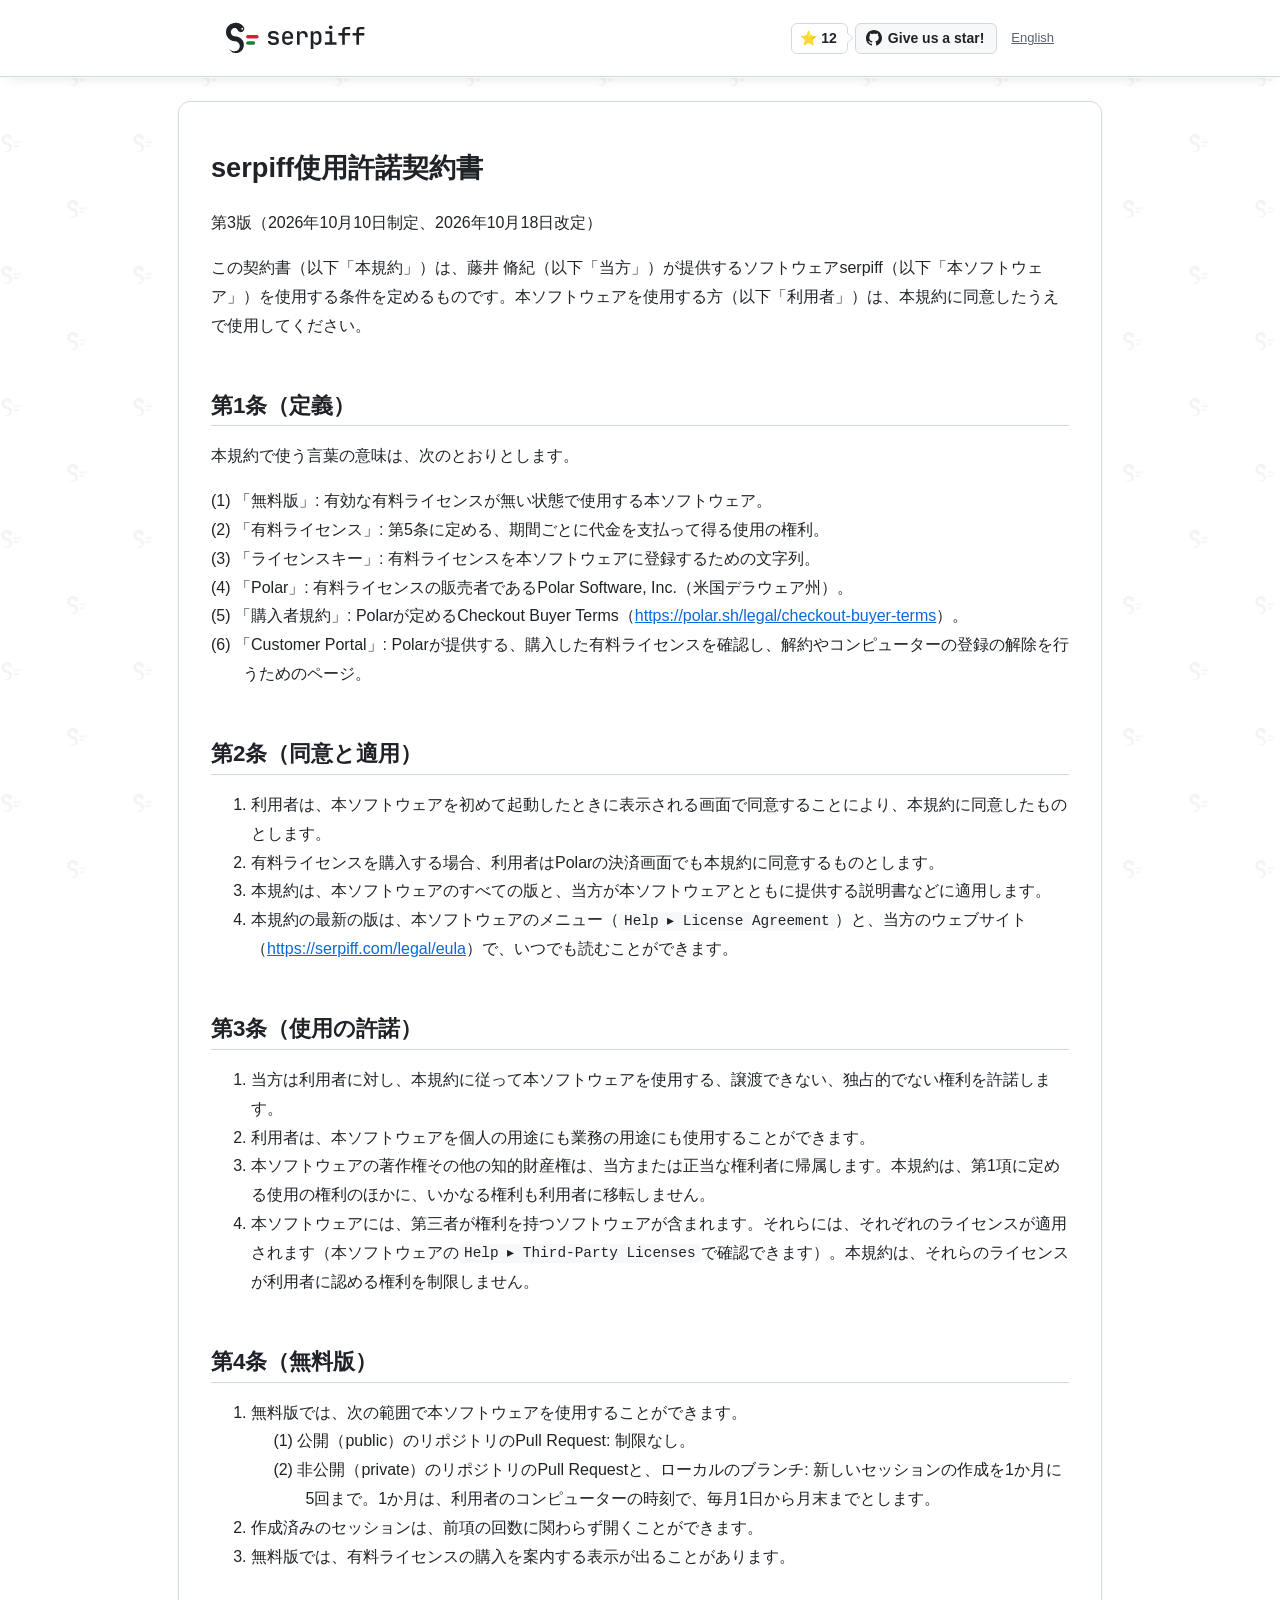
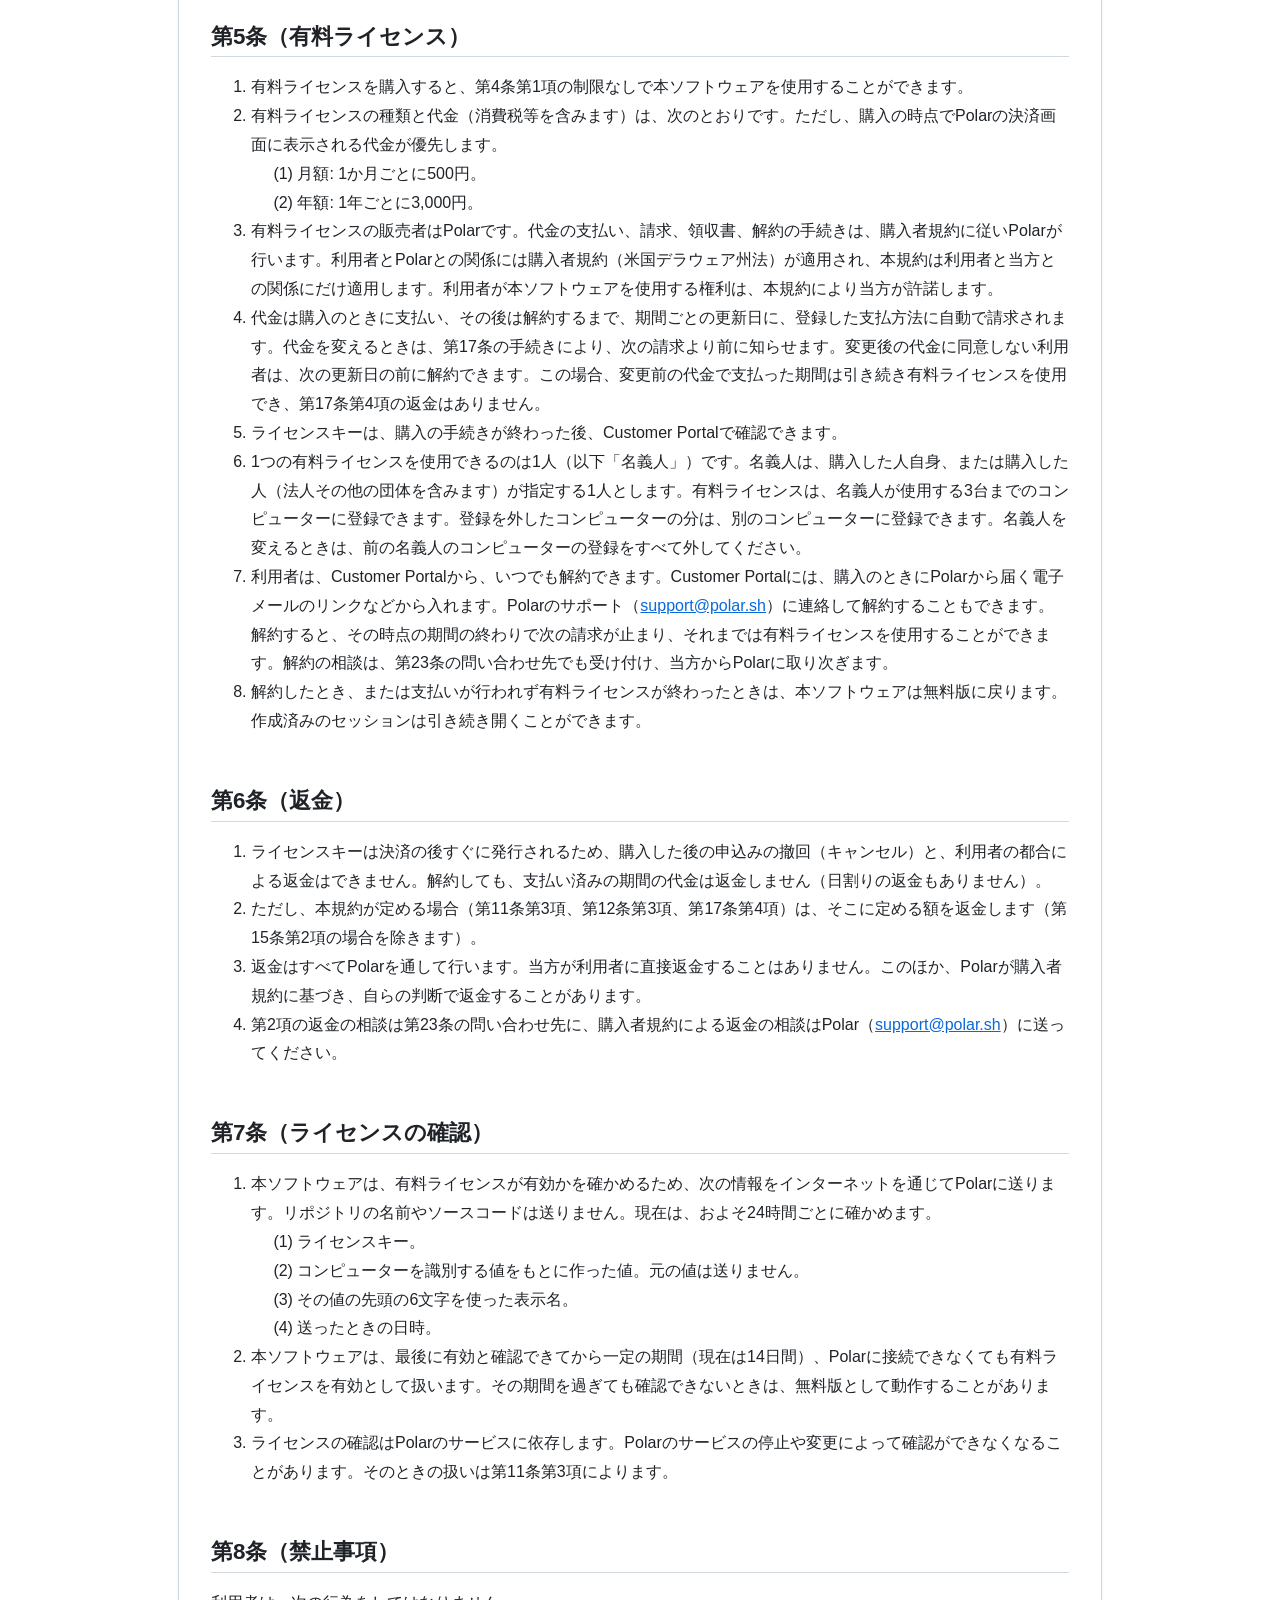
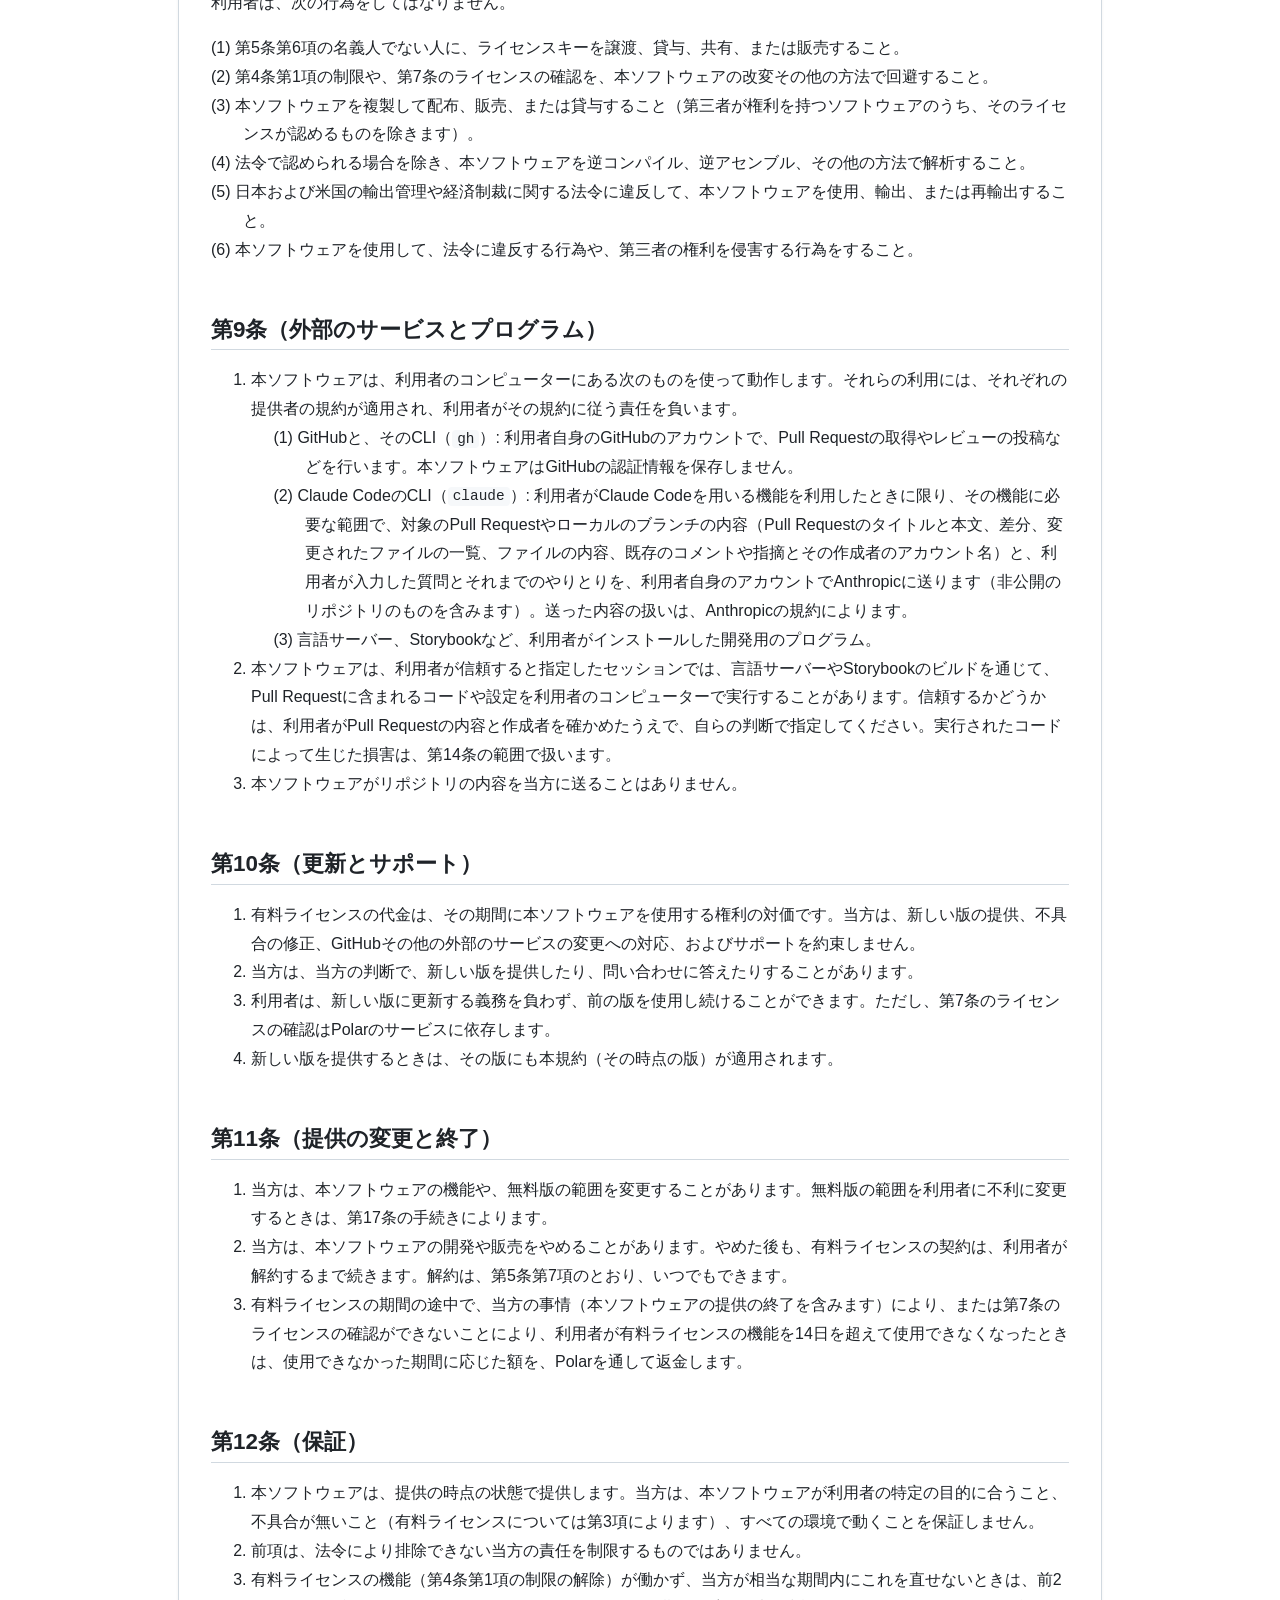
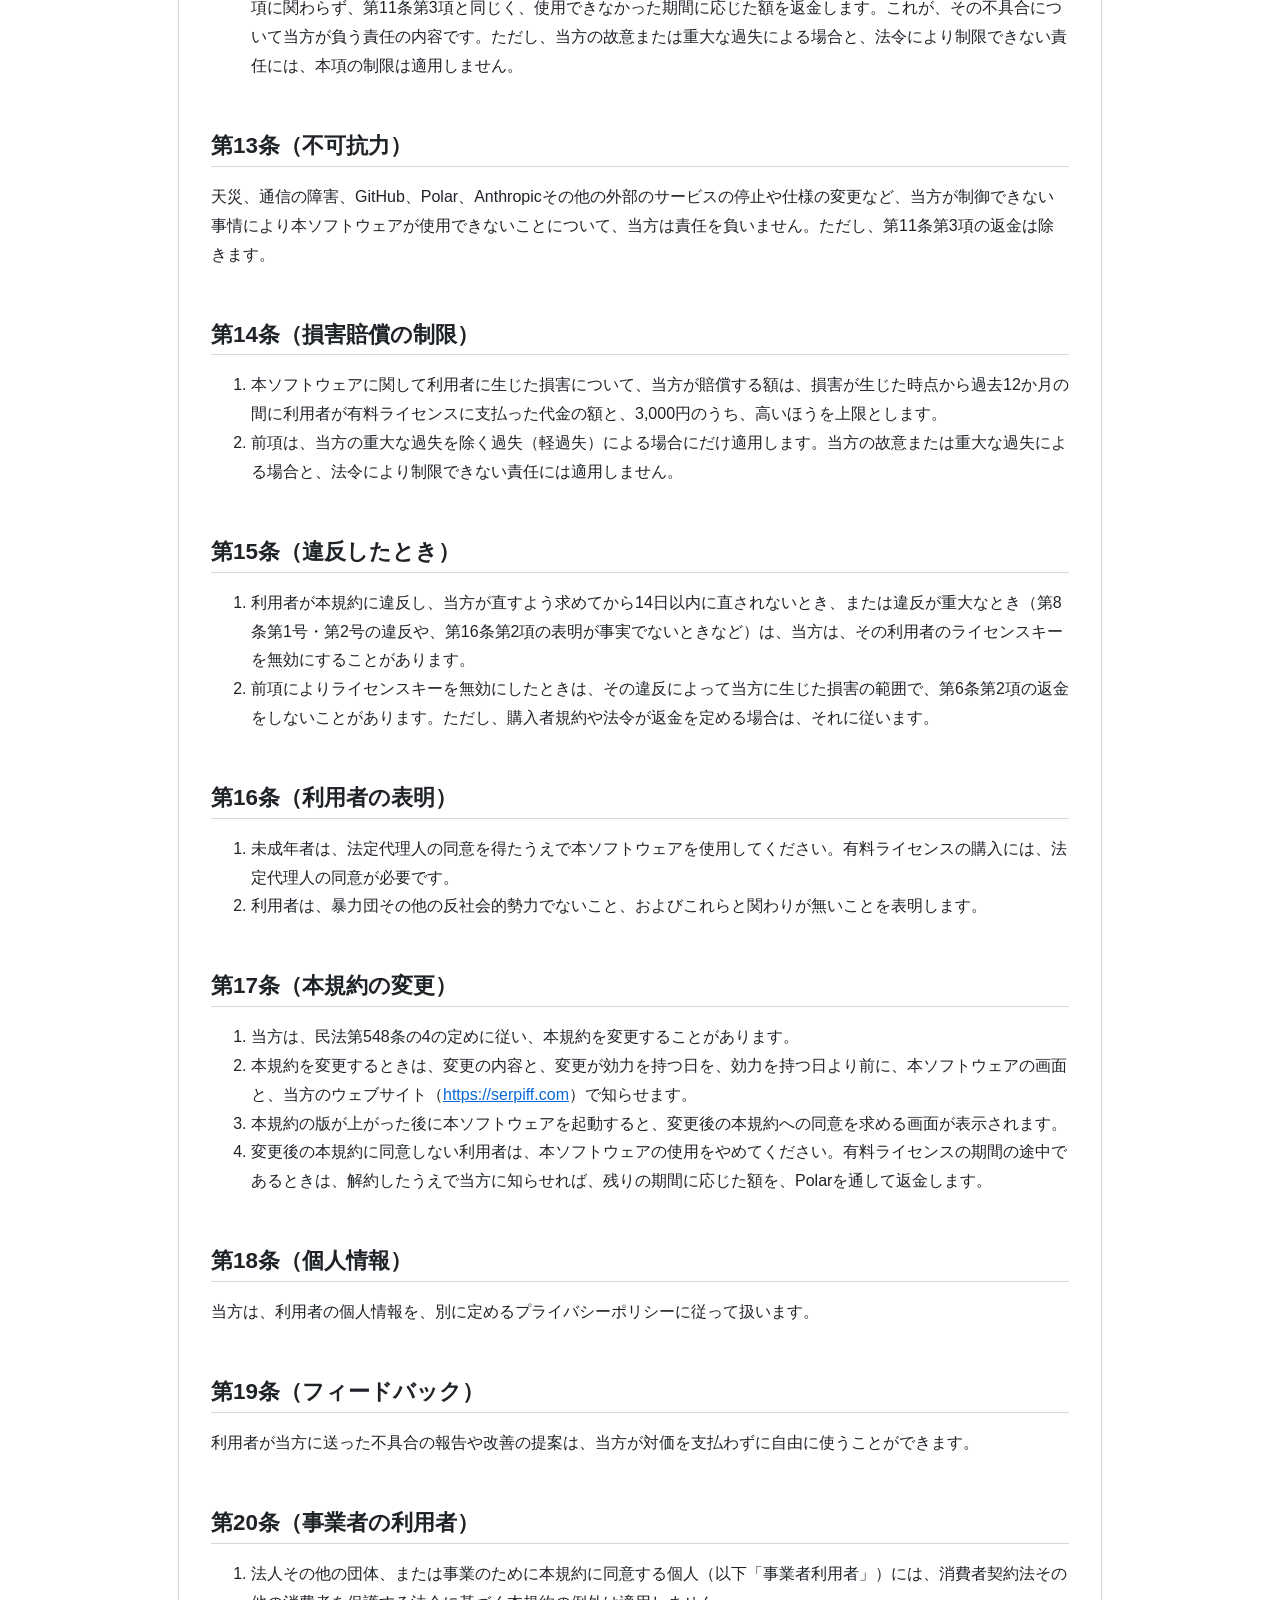
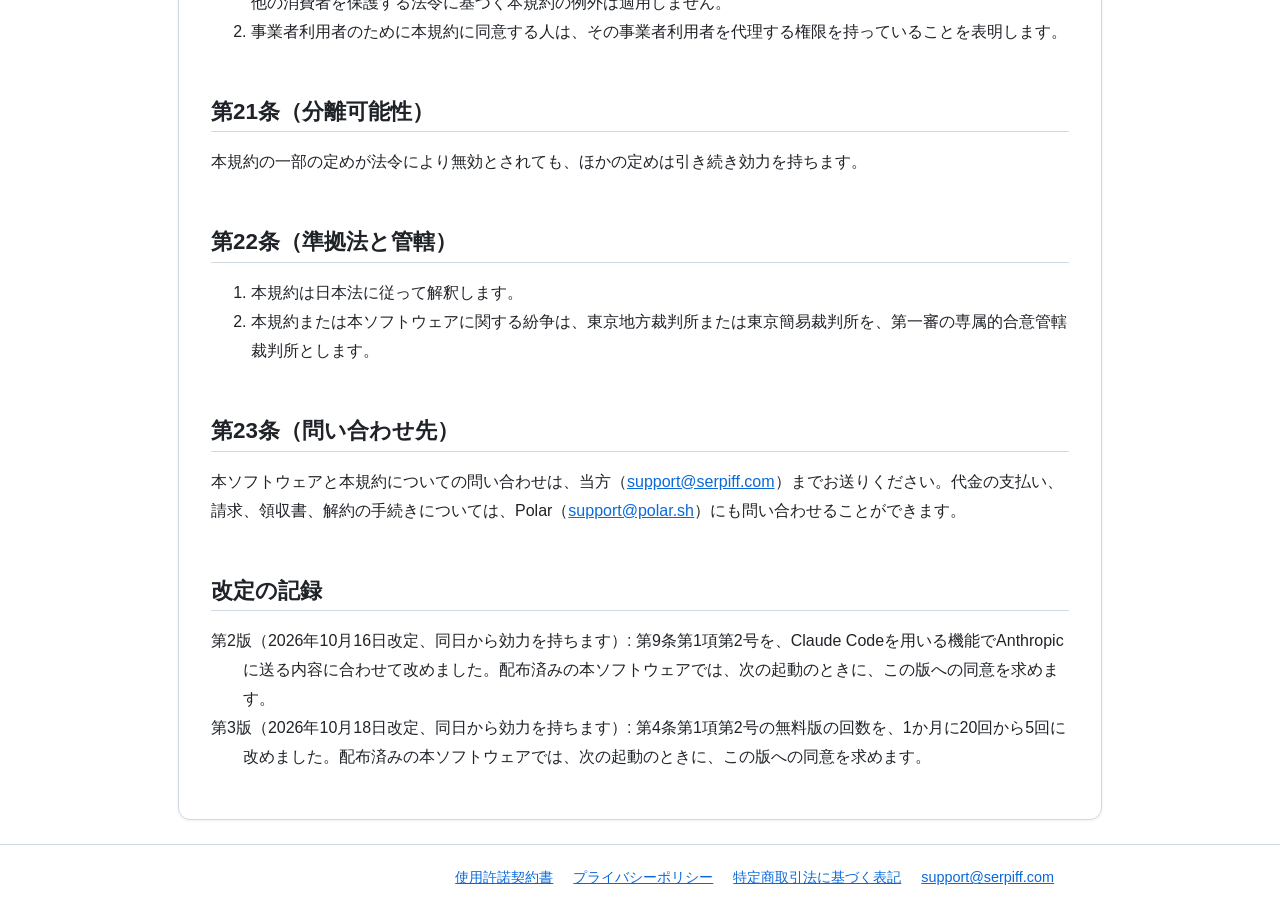
<file: legal/eula.html>
<!doctype html>
<html lang="ja">
<head>
<meta charset="utf-8">
<meta name="viewport" content="width=device-width, initial-scale=1">
<title>serpiff使用許諾契約書 - serpiff</title>
<meta name="description" content="serpiff使用許諾契約書">
<link rel="icon" type="image/png" href="/favicon.png">
<link rel="apple-touch-icon" href="/icon.png">
<link rel="stylesheet" href="/style.css">
<link rel="canonical" href="https://serpiff.com/legal/eula">
<meta property="og:type" content="website">
<meta property="og:site_name" content="serpiff">
<meta property="og:title" content="serpiff使用許諾契約書 - serpiff">
<meta property="og:description" content="serpiff使用許諾契約書">
<meta property="og:url" content="https://serpiff.com/legal/eula">
<meta property="og:image" content="https://serpiff.com/og.png">
<meta property="og:image:width" content="1200">
<meta property="og:image:height" content="630">
<meta property="og:image:alt" content="serpiff">
<meta property="og:locale" content="ja_JP">
<meta name="twitter:card" content="summary_large_image">
</head>
<body>
<header class="site-header">
  <div class="wrap header-inner">
    <a class="brand" href="/"><picture><source media="(prefers-color-scheme: dark)" srcset="/wordmark-dark.svg"><img src="/wordmark-light.svg" alt="serpiff" width="140" height="32"></picture></a>
    <div class="header-actions">
    <!-- Icon: Octicons mark-github (MIT License, Copyright (c) GitHub Inc.) -->
    <a class="star-link" href="https://github.com/serpiff/serpiff"><span class="star-count"><span class="star-emoji" aria-hidden="true">⭐️</span>12<span class="visually-hidden"> stars</span></span> <span class="star-btn"><svg aria-hidden="true" focusable="false" viewBox="0 0 16 16" width="16" height="16" fill="currentColor"><path d="M6.766 11.328c-2.063-.25-3.516-1.734-3.516-3.656 0-.781.281-1.625.75-2.188-.203-.515-.172-1.609.063-2.062.625-.078 1.468.25 1.968.703.594-.187 1.219-.281 1.985-.281.765 0 1.39.094 1.953.265.484-.437 1.344-.765 1.969-.687.218.422.25 1.515.046 2.047.5.593.766 1.39.766 2.203 0 1.922-1.453 3.375-3.547 3.64.531.344.89 1.094.89 1.954v1.625c0 .468.391.734.86.547C13.781 14.359 16 11.53 16 8.03 16 3.61 12.406 0 7.984 0 3.563 0 0 3.61 0 8.031a7.88 7.88 0 0 0 5.172 7.422c.422.156.828-.125.828-.547v-1.25c-.219.094-.5.156-.75.156-1.031 0-1.64-.562-2.078-1.609-.172-.422-.36-.672-.719-.719-.187-.015-.25-.093-.25-.187 0-.188.313-.328.625-.328.453 0 .844.281 1.25.86.313.452.64.655 1.031.655s.641-.14 1-.5c.266-.265.47-.5.657-.656"/></svg><span class="star-long">Give us a star!</span><span class="star-short">Star</span></span></a>
    <a class="lang-link" href="/en/" lang="en" hreflang="en">English</a>
    </div>
  </div>
</header>
<main class="wrap">
<article class="doc">
<h1>serpiff使用許諾契約書</h1>
<p>第3版（2026年10月10日制定、2026年10月18日改定）</p>
<p>この契約書（以下「本規約」）は、藤井 脩紀（以下「当方」）が提供するソフトウェアserpiff（以下「本ソフトウェア」）を使用する条件を定めるものです。本ソフトウェアを使用する方（以下「利用者」）は、本規約に同意したうえで使用してください。</p>
<h2>第1条（定義）</h2>
<p>本規約で使う言葉の意味は、次のとおりとします。</p>
<ul>
<li>(1) 「無料版」: 有効な有料ライセンスが無い状態で使用する本ソフトウェア。</li>
<li>(2) 「有料ライセンス」: 第5条に定める、期間ごとに代金を支払って得る使用の権利。</li>
<li>(3) 「ライセンスキー」: 有料ライセンスを本ソフトウェアに登録するための文字列。</li>
<li>(4) 「Polar」: 有料ライセンスの販売者であるPolar Software, Inc.（米国デラウェア州）。</li>
<li>(5) 「購入者規約」: Polarが定めるCheckout Buyer Terms（<a href="https://polar.sh/legal/checkout-buyer-terms">https://polar.sh/legal/checkout-buyer-terms</a>）。</li>
<li>(6) 「Customer Portal」: Polarが提供する、購入した有料ライセンスを確認し、解約やコンピューターの登録の解除を行うためのページ。</li>
</ul>
<h2>第2条（同意と適用）</h2>
<ol>
<li>利用者は、本ソフトウェアを初めて起動したときに表示される画面で同意することにより、本規約に同意したものとします。</li>
<li>有料ライセンスを購入する場合、利用者はPolarの決済画面でも本規約に同意するものとします。</li>
<li>本規約は、本ソフトウェアのすべての版と、当方が本ソフトウェアとともに提供する説明書などに適用します。</li>
<li>本規約の最新の版は、本ソフトウェアのメニュー（<code>Help ▸ License Agreement</code>）と、当方のウェブサイト（<a href="https://serpiff.com/legal/eula">https://serpiff.com/legal/eula</a>）で、いつでも読むことができます。</li>
</ol>
<h2>第3条（使用の許諾）</h2>
<ol>
<li>当方は利用者に対し、本規約に従って本ソフトウェアを使用する、譲渡できない、独占的でない権利を許諾します。</li>
<li>利用者は、本ソフトウェアを個人の用途にも業務の用途にも使用することができます。</li>
<li>本ソフトウェアの著作権その他の知的財産権は、当方または正当な権利者に帰属します。本規約は、第1項に定める使用の権利のほかに、いかなる権利も利用者に移転しません。</li>
<li>本ソフトウェアには、第三者が権利を持つソフトウェアが含まれます。それらには、それぞれのライセンスが適用されます（本ソフトウェアの<code>Help ▸ Third-Party Licenses</code>で確認できます）。本規約は、それらのライセンスが利用者に認める権利を制限しません。</li>
</ol>
<h2>第4条（無料版）</h2>
<ol>
<li>無料版では、次の範囲で本ソフトウェアを使用することができます。<ul>
<li>(1) 公開（public）のリポジトリのPull Request: 制限なし。</li>
<li>(2) 非公開（private）のリポジトリのPull Requestと、ローカルのブランチ: 新しいセッションの作成を1か月に5回まで。1か月は、利用者のコンピューターの時刻で、毎月1日から月末までとします。</li>
</ul>
</li>
<li>作成済みのセッションは、前項の回数に関わらず開くことができます。</li>
<li>無料版では、有料ライセンスの購入を案内する表示が出ることがあります。</li>
</ol>
<h2>第5条（有料ライセンス）</h2>
<ol>
<li>有料ライセンスを購入すると、第4条第1項の制限なしで本ソフトウェアを使用することができます。</li>
<li>有料ライセンスの種類と代金（消費税等を含みます）は、次のとおりです。ただし、購入の時点でPolarの決済画面に表示される代金が優先します。<ul>
<li>(1) 月額: 1か月ごとに500円。</li>
<li>(2) 年額: 1年ごとに3,000円。</li>
</ul>
</li>
<li>有料ライセンスの販売者はPolarです。代金の支払い、請求、領収書、解約の手続きは、購入者規約に従いPolarが行います。利用者とPolarとの関係には購入者規約（米国デラウェア州法）が適用され、本規約は利用者と当方との関係にだけ適用します。利用者が本ソフトウェアを使用する権利は、本規約により当方が許諾します。</li>
<li>代金は購入のときに支払い、その後は解約するまで、期間ごとの更新日に、登録した支払方法に自動で請求されます。代金を変えるときは、第17条の手続きにより、次の請求より前に知らせます。変更後の代金に同意しない利用者は、次の更新日の前に解約できます。この場合、変更前の代金で支払った期間は引き続き有料ライセンスを使用でき、第17条第4項の返金はありません。</li>
<li>ライセンスキーは、購入の手続きが終わった後、Customer Portalで確認できます。</li>
<li>1つの有料ライセンスを使用できるのは1人（以下「名義人」）です。名義人は、購入した人自身、または購入した人（法人その他の団体を含みます）が指定する1人とします。有料ライセンスは、名義人が使用する3台までのコンピューターに登録できます。登録を外したコンピューターの分は、別のコンピューターに登録できます。名義人を変えるときは、前の名義人のコンピューターの登録をすべて外してください。</li>
<li>利用者は、Customer Portalから、いつでも解約できます。Customer Portalには、購入のときにPolarから届く電子メールのリンクなどから入れます。Polarのサポート（<a href="mailto:support@polar.sh">support@polar.sh</a>）に連絡して解約することもできます。解約すると、その時点の期間の終わりで次の請求が止まり、それまでは有料ライセンスを使用することができます。解約の相談は、第23条の問い合わせ先でも受け付け、当方からPolarに取り次ぎます。</li>
<li>解約したとき、または支払いが行われず有料ライセンスが終わったときは、本ソフトウェアは無料版に戻ります。作成済みのセッションは引き続き開くことができます。</li>
</ol>
<h2>第6条（返金）</h2>
<ol>
<li>ライセンスキーは決済の後すぐに発行されるため、購入した後の申込みの撤回（キャンセル）と、利用者の都合による返金はできません。解約しても、支払い済みの期間の代金は返金しません（日割りの返金もありません）。</li>
<li>ただし、本規約が定める場合（第11条第3項、第12条第3項、第17条第4項）は、そこに定める額を返金します（第15条第2項の場合を除きます）。</li>
<li>返金はすべてPolarを通して行います。当方が利用者に直接返金することはありません。このほか、Polarが購入者規約に基づき、自らの判断で返金することがあります。</li>
<li>第2項の返金の相談は第23条の問い合わせ先に、購入者規約による返金の相談はPolar（<a href="mailto:support@polar.sh">support@polar.sh</a>）に送ってください。</li>
</ol>
<h2>第7条（ライセンスの確認）</h2>
<ol>
<li>本ソフトウェアは、有料ライセンスが有効かを確かめるため、次の情報をインターネットを通じてPolarに送ります。リポジトリの名前やソースコードは送りません。現在は、およそ24時間ごとに確かめます。<ul>
<li>(1) ライセンスキー。</li>
<li>(2) コンピューターを識別する値をもとに作った値。元の値は送りません。</li>
<li>(3) その値の先頭の6文字を使った表示名。</li>
<li>(4) 送ったときの日時。</li>
</ul>
</li>
<li>本ソフトウェアは、最後に有効と確認できてから一定の期間（現在は14日間）、Polarに接続できなくても有料ライセンスを有効として扱います。その期間を過ぎても確認できないときは、無料版として動作することがあります。</li>
<li>ライセンスの確認はPolarのサービスに依存します。Polarのサービスの停止や変更によって確認ができなくなることがあります。そのときの扱いは第11条第3項によります。</li>
</ol>
<h2>第8条（禁止事項）</h2>
<p>利用者は、次の行為をしてはなりません。</p>
<ul>
<li>(1) 第5条第6項の名義人でない人に、ライセンスキーを譲渡、貸与、共有、または販売すること。</li>
<li>(2) 第4条第1項の制限や、第7条のライセンスの確認を、本ソフトウェアの改変その他の方法で回避すること。</li>
<li>(3) 本ソフトウェアを複製して配布、販売、または貸与すること（第三者が権利を持つソフトウェアのうち、そのライセンスが認めるものを除きます）。</li>
<li>(4) 法令で認められる場合を除き、本ソフトウェアを逆コンパイル、逆アセンブル、その他の方法で解析すること。</li>
<li>(5) 日本および米国の輸出管理や経済制裁に関する法令に違反して、本ソフトウェアを使用、輸出、または再輸出すること。</li>
<li>(6) 本ソフトウェアを使用して、法令に違反する行為や、第三者の権利を侵害する行為をすること。</li>
</ul>
<h2>第9条（外部のサービスとプログラム）</h2>
<ol>
<li>本ソフトウェアは、利用者のコンピューターにある次のものを使って動作します。それらの利用には、それぞれの提供者の規約が適用され、利用者がその規約に従う責任を負います。<ul>
<li>(1) GitHubと、そのCLI（<code>gh</code>）: 利用者自身のGitHubのアカウントで、Pull Requestの取得やレビューの投稿などを行います。本ソフトウェアはGitHubの認証情報を保存しません。</li>
<li>(2) Claude CodeのCLI（<code>claude</code>）: 利用者がClaude Codeを用いる機能を利用したときに限り、その機能に必要な範囲で、対象のPull Requestやローカルのブランチの内容（Pull Requestのタイトルと本文、差分、変更されたファイルの一覧、ファイルの内容、既存のコメントや指摘とその作成者のアカウント名）と、利用者が入力した質問とそれまでのやりとりを、利用者自身のアカウントでAnthropicに送ります（非公開のリポジトリのものを含みます）。送った内容の扱いは、Anthropicの規約によります。</li>
<li>(3) 言語サーバー、Storybookなど、利用者がインストールした開発用のプログラム。</li>
</ul>
</li>
<li>本ソフトウェアは、利用者が信頼すると指定したセッションでは、言語サーバーやStorybookのビルドを通じて、Pull Requestに含まれるコードや設定を利用者のコンピューターで実行することがあります。信頼するかどうかは、利用者がPull Requestの内容と作成者を確かめたうえで、自らの判断で指定してください。実行されたコードによって生じた損害は、第14条の範囲で扱います。</li>
<li>本ソフトウェアがリポジトリの内容を当方に送ることはありません。</li>
</ol>
<h2>第10条（更新とサポート）</h2>
<ol>
<li>有料ライセンスの代金は、その期間に本ソフトウェアを使用する権利の対価です。当方は、新しい版の提供、不具合の修正、GitHubその他の外部のサービスの変更への対応、およびサポートを約束しません。</li>
<li>当方は、当方の判断で、新しい版を提供したり、問い合わせに答えたりすることがあります。</li>
<li>利用者は、新しい版に更新する義務を負わず、前の版を使用し続けることができます。ただし、第7条のライセンスの確認はPolarのサービスに依存します。</li>
<li>新しい版を提供するときは、その版にも本規約（その時点の版）が適用されます。</li>
</ol>
<h2>第11条（提供の変更と終了）</h2>
<ol>
<li>当方は、本ソフトウェアの機能や、無料版の範囲を変更することがあります。無料版の範囲を利用者に不利に変更するときは、第17条の手続きによります。</li>
<li>当方は、本ソフトウェアの開発や販売をやめることがあります。やめた後も、有料ライセンスの契約は、利用者が解約するまで続きます。解約は、第5条第7項のとおり、いつでもできます。</li>
<li>有料ライセンスの期間の途中で、当方の事情（本ソフトウェアの提供の終了を含みます）により、または第7条のライセンスの確認ができないことにより、利用者が有料ライセンスの機能を14日を超えて使用できなくなったときは、使用できなかった期間に応じた額を、Polarを通して返金します。</li>
</ol>
<h2>第12条（保証）</h2>
<ol>
<li>本ソフトウェアは、提供の時点の状態で提供します。当方は、本ソフトウェアが利用者の特定の目的に合うこと、不具合が無いこと（有料ライセンスについては第3項によります）、すべての環境で動くことを保証しません。</li>
<li>前項は、法令により排除できない当方の責任を制限するものではありません。</li>
<li>有料ライセンスの機能（第4条第1項の制限の解除）が働かず、当方が相当な期間内にこれを直せないときは、前2項に関わらず、第11条第3項と同じく、使用できなかった期間に応じた額を返金します。これが、その不具合について当方が負う責任の内容です。ただし、当方の故意または重大な過失による場合と、法令により制限できない責任には、本項の制限は適用しません。</li>
</ol>
<h2>第13条（不可抗力）</h2>
<p>天災、通信の障害、GitHub、Polar、Anthropicその他の外部のサービスの停止や仕様の変更など、当方が制御できない事情により本ソフトウェアが使用できないことについて、当方は責任を負いません。ただし、第11条第3項の返金は除きます。</p>
<h2>第14条（損害賠償の制限）</h2>
<ol>
<li>本ソフトウェアに関して利用者に生じた損害について、当方が賠償する額は、損害が生じた時点から過去12か月の間に利用者が有料ライセンスに支払った代金の額と、3,000円のうち、高いほうを上限とします。</li>
<li>前項は、当方の重大な過失を除く過失（軽過失）による場合にだけ適用します。当方の故意または重大な過失による場合と、法令により制限できない責任には適用しません。</li>
</ol>
<h2>第15条（違反したとき）</h2>
<ol>
<li>利用者が本規約に違反し、当方が直すよう求めてから14日以内に直されないとき、または違反が重大なとき（第8条第1号・第2号の違反や、第16条第2項の表明が事実でないときなど）は、当方は、その利用者のライセンスキーを無効にすることがあります。</li>
<li>前項によりライセンスキーを無効にしたときは、その違反によって当方に生じた損害の範囲で、第6条第2項の返金をしないことがあります。ただし、購入者規約や法令が返金を定める場合は、それに従います。</li>
</ol>
<h2>第16条（利用者の表明）</h2>
<ol>
<li>未成年者は、法定代理人の同意を得たうえで本ソフトウェアを使用してください。有料ライセンスの購入には、法定代理人の同意が必要です。</li>
<li>利用者は、暴力団その他の反社会的勢力でないこと、およびこれらと関わりが無いことを表明します。</li>
</ol>
<h2>第17条（本規約の変更）</h2>
<ol>
<li>当方は、民法第548条の4の定めに従い、本規約を変更することがあります。</li>
<li>本規約を変更するときは、変更の内容と、変更が効力を持つ日を、効力を持つ日より前に、本ソフトウェアの画面と、当方のウェブサイト（<a href="https://serpiff.com">https://serpiff.com</a>）で知らせます。</li>
<li>本規約の版が上がった後に本ソフトウェアを起動すると、変更後の本規約への同意を求める画面が表示されます。</li>
<li>変更後の本規約に同意しない利用者は、本ソフトウェアの使用をやめてください。有料ライセンスの期間の途中であるときは、解約したうえで当方に知らせれば、残りの期間に応じた額を、Polarを通して返金します。</li>
</ol>
<h2>第18条（個人情報）</h2>
<p>当方は、利用者の個人情報を、別に定めるプライバシーポリシーに従って扱います。</p>
<h2>第19条（フィードバック）</h2>
<p>利用者が当方に送った不具合の報告や改善の提案は、当方が対価を支払わずに自由に使うことができます。</p>
<h2>第20条（事業者の利用者）</h2>
<ol>
<li>法人その他の団体、または事業のために本規約に同意する個人（以下「事業者利用者」）には、消費者契約法その他の消費者を保護する法令に基づく本規約の例外は適用しません。</li>
<li>事業者利用者のために本規約に同意する人は、その事業者利用者を代理する権限を持っていることを表明します。</li>
</ol>
<h2>第21条（分離可能性）</h2>
<p>本規約の一部の定めが法令により無効とされても、ほかの定めは引き続き効力を持ちます。</p>
<h2>第22条（準拠法と管轄）</h2>
<ol>
<li>本規約は日本法に従って解釈します。</li>
<li>本規約または本ソフトウェアに関する紛争は、東京地方裁判所または東京簡易裁判所を、第一審の専属的合意管轄裁判所とします。</li>
</ol>
<h2>第23条（問い合わせ先）</h2>
<p>本ソフトウェアと本規約についての問い合わせは、当方（<a href="mailto:support@serpiff.com">support@serpiff.com</a>）までお送りください。代金の支払い、請求、領収書、解約の手続きについては、Polar（<a href="mailto:support@polar.sh">support@polar.sh</a>）にも問い合わせることができます。</p>
<h2>改定の記録</h2>
<ul>
<li>第2版（2026年10月16日改定、同日から効力を持ちます）: 第9条第1項第2号を、Claude Codeを用いる機能でAnthropicに送る内容に合わせて改めました。配布済みの本ソフトウェアでは、次の起動のときに、この版への同意を求めます。</li>
<li>第3版（2026年10月18日改定、同日から効力を持ちます）: 第4条第1項第2号の無料版の回数を、1か月に20回から5回に改めました。配布済みの本ソフトウェアでは、次の起動のときに、この版への同意を求めます。</li>
</ul>
</article>
</main>
<footer class="site-footer">
  <div class="wrap">
    <ul>
      <li><a href="/legal/eula">使用許諾契約書</a></li>
      <li><a href="/legal/privacy">プライバシーポリシー</a></li>
      <li><a href="/legal/tokushoho">特定商取引法に基づく表記</a></li>
      <li><a href="mailto:support@serpiff.com">support@serpiff.com</a></li>
    </ul>
  </div>
</footer>
</body>
</html>
</file>
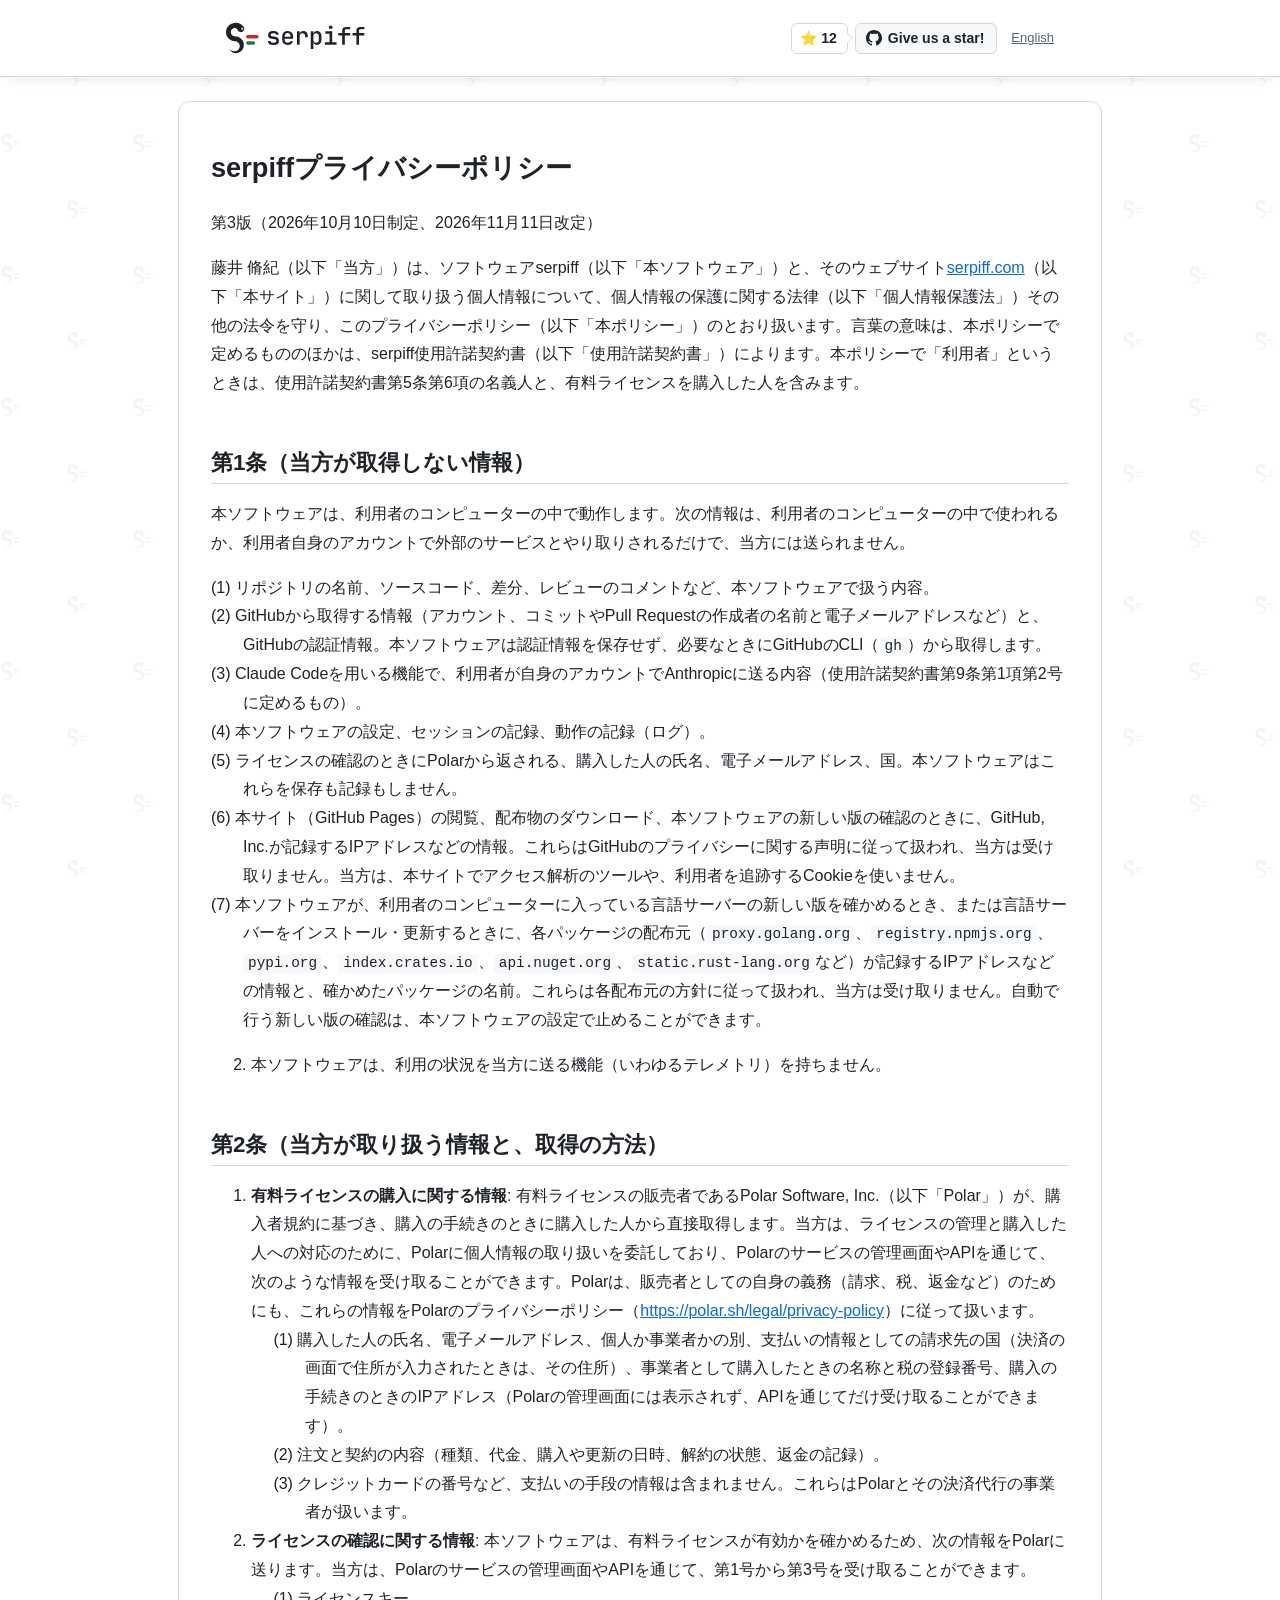
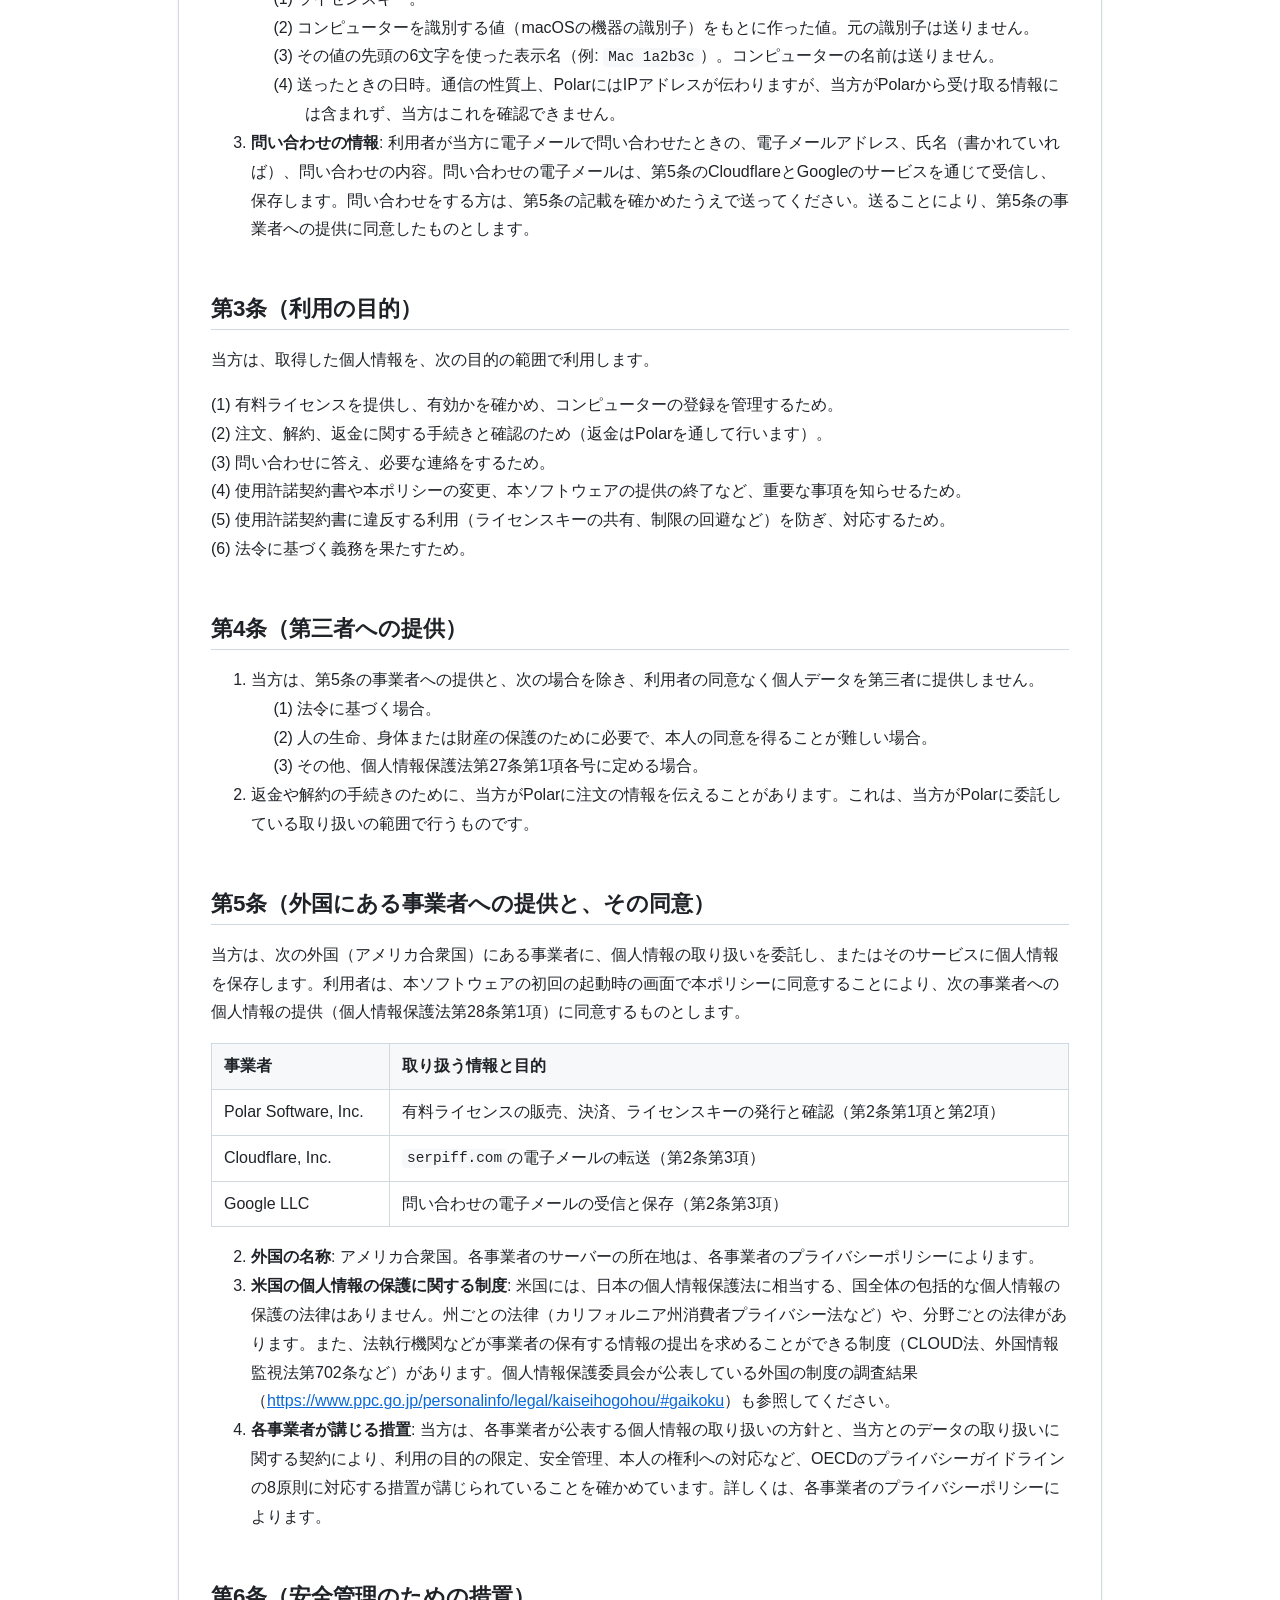
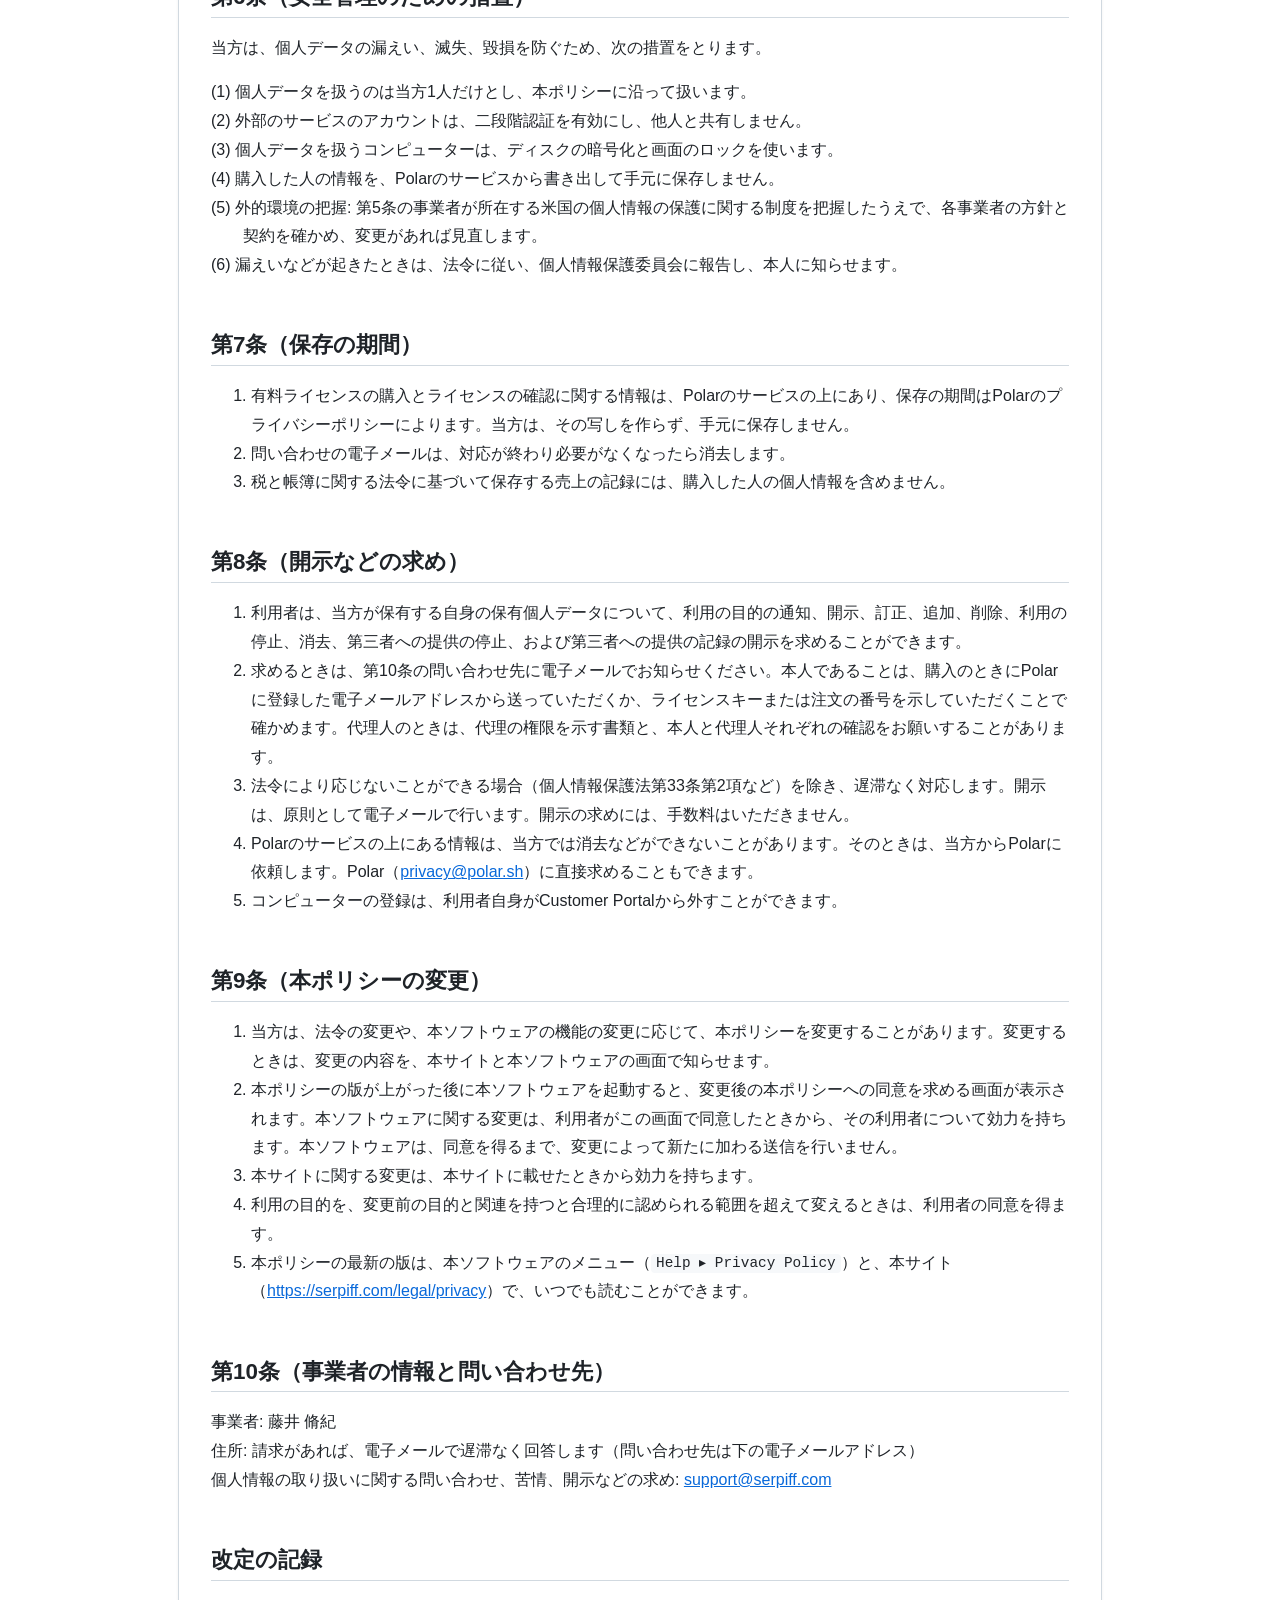
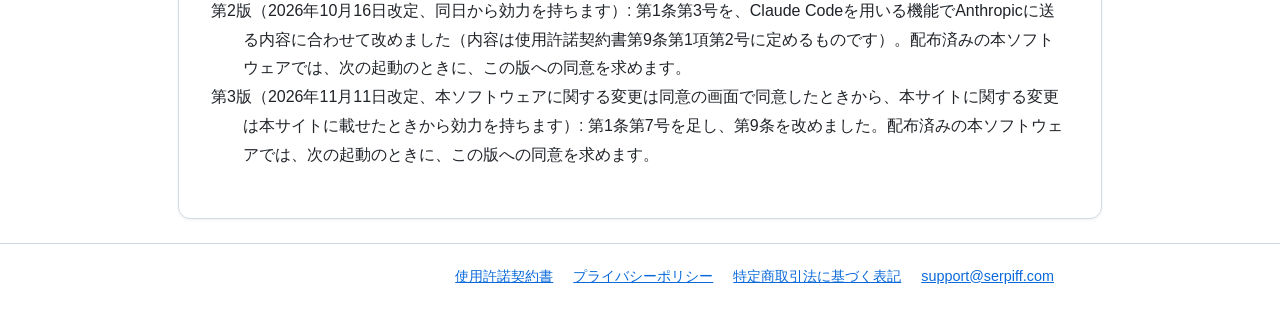
<file: legal/privacy.html>
<!doctype html>
<html lang="ja">
<head>
<meta charset="utf-8">
<meta name="viewport" content="width=device-width, initial-scale=1">
<title>serpiffプライバシーポリシー - serpiff</title>
<meta name="description" content="serpiffプライバシーポリシー">
<link rel="icon" type="image/png" href="/favicon.png">
<link rel="apple-touch-icon" href="/icon.png">
<link rel="stylesheet" href="/style.css">
<link rel="canonical" href="https://serpiff.com/legal/privacy">
<meta property="og:type" content="website">
<meta property="og:site_name" content="serpiff">
<meta property="og:title" content="serpiffプライバシーポリシー - serpiff">
<meta property="og:description" content="serpiffプライバシーポリシー">
<meta property="og:url" content="https://serpiff.com/legal/privacy">
<meta property="og:image" content="https://serpiff.com/og.png">
<meta property="og:image:width" content="1200">
<meta property="og:image:height" content="630">
<meta property="og:image:alt" content="serpiff">
<meta property="og:locale" content="ja_JP">
<meta name="twitter:card" content="summary_large_image">
</head>
<body>
<header class="site-header">
  <div class="wrap header-inner">
    <a class="brand" href="/"><picture><source media="(prefers-color-scheme: dark)" srcset="/wordmark-dark.svg"><img src="/wordmark-light.svg" alt="serpiff" width="140" height="32"></picture></a>
    <div class="header-actions">
    <!-- Icon: Octicons mark-github (MIT License, Copyright (c) GitHub Inc.) -->
    <a class="star-link" href="https://github.com/serpiff/serpiff"><span class="star-count"><span class="star-emoji" aria-hidden="true">⭐️</span>12<span class="visually-hidden"> stars</span></span> <span class="star-btn"><svg aria-hidden="true" focusable="false" viewBox="0 0 16 16" width="16" height="16" fill="currentColor"><path d="M6.766 11.328c-2.063-.25-3.516-1.734-3.516-3.656 0-.781.281-1.625.75-2.188-.203-.515-.172-1.609.063-2.062.625-.078 1.468.25 1.968.703.594-.187 1.219-.281 1.985-.281.765 0 1.39.094 1.953.265.484-.437 1.344-.765 1.969-.687.218.422.25 1.515.046 2.047.5.593.766 1.39.766 2.203 0 1.922-1.453 3.375-3.547 3.64.531.344.89 1.094.89 1.954v1.625c0 .468.391.734.86.547C13.781 14.359 16 11.53 16 8.03 16 3.61 12.406 0 7.984 0 3.563 0 0 3.61 0 8.031a7.88 7.88 0 0 0 5.172 7.422c.422.156.828-.125.828-.547v-1.25c-.219.094-.5.156-.75.156-1.031 0-1.64-.562-2.078-1.609-.172-.422-.36-.672-.719-.719-.187-.015-.25-.093-.25-.187 0-.188.313-.328.625-.328.453 0 .844.281 1.25.86.313.452.64.655 1.031.655s.641-.14 1-.5c.266-.265.47-.5.657-.656"/></svg><span class="star-long">Give us a star!</span><span class="star-short">Star</span></span></a>
    <a class="lang-link" href="/en/" lang="en" hreflang="en">English</a>
    </div>
  </div>
</header>
<main class="wrap">
<article class="doc">
<h1>serpiffプライバシーポリシー</h1>
<p>第3版（2026年10月10日制定、2026年11月11日改定）</p>
<p>藤井 脩紀（以下「当方」）は、ソフトウェアserpiff（以下「本ソフトウェア」）と、そのウェブサイト<a href="https://serpiff.com">serpiff.com</a>（以下「本サイト」）に関して取り扱う個人情報について、個人情報の保護に関する法律（以下「個人情報保護法」）その他の法令を守り、このプライバシーポリシー（以下「本ポリシー」）のとおり扱います。言葉の意味は、本ポリシーで定めるもののほかは、serpiff使用許諾契約書（以下「使用許諾契約書」）によります。本ポリシーで「利用者」というときは、使用許諾契約書第5条第6項の名義人と、有料ライセンスを購入した人を含みます。</p>
<h2>第1条（当方が取得しない情報）</h2>
<p>本ソフトウェアは、利用者のコンピューターの中で動作します。次の情報は、利用者のコンピューターの中で使われるか、利用者自身のアカウントで外部のサービスとやり取りされるだけで、当方には送られません。</p>
<ul>
<li>(1) リポジトリの名前、ソースコード、差分、レビューのコメントなど、本ソフトウェアで扱う内容。</li>
<li>(2) GitHubから取得する情報（アカウント、コミットやPull Requestの作成者の名前と電子メールアドレスなど）と、GitHubの認証情報。本ソフトウェアは認証情報を保存せず、必要なときにGitHubのCLI（<code>gh</code>）から取得します。</li>
<li>(3) Claude Codeを用いる機能で、利用者が自身のアカウントでAnthropicに送る内容（使用許諾契約書第9条第1項第2号に定めるもの）。</li>
<li>(4) 本ソフトウェアの設定、セッションの記録、動作の記録（ログ）。</li>
<li>(5) ライセンスの確認のときにPolarから返される、購入した人の氏名、電子メールアドレス、国。本ソフトウェアはこれらを保存も記録もしません。</li>
<li>(6) 本サイト（GitHub Pages）の閲覧、配布物のダウンロード、本ソフトウェアの新しい版の確認のときに、GitHub, Inc.が記録するIPアドレスなどの情報。これらはGitHubのプライバシーに関する声明に従って扱われ、当方は受け取りません。当方は、本サイトでアクセス解析のツールや、利用者を追跡するCookieを使いません。</li>
<li>(7) 本ソフトウェアが、利用者のコンピューターに入っている言語サーバーの新しい版を確かめるとき、または言語サーバーをインストール・更新するときに、各パッケージの配布元（<code>proxy.golang.org</code>、<code>registry.npmjs.org</code>、<code>pypi.org</code>、<code>index.crates.io</code>、<code>api.nuget.org</code>、<code>static.rust-lang.org</code>など）が記録するIPアドレスなどの情報と、確かめたパッケージの名前。これらは各配布元の方針に従って扱われ、当方は受け取りません。自動で行う新しい版の確認は、本ソフトウェアの設定で止めることができます。</li>
</ul>
<ol start="2">
<li>本ソフトウェアは、利用の状況を当方に送る機能（いわゆるテレメトリ）を持ちません。</li>
</ol>
<h2>第2条（当方が取り扱う情報と、取得の方法）</h2>
<ol>
<li><strong>有料ライセンスの購入に関する情報</strong>: 有料ライセンスの販売者であるPolar Software, Inc.（以下「Polar」）が、購入者規約に基づき、購入の手続きのときに購入した人から直接取得します。当方は、ライセンスの管理と購入した人への対応のために、Polarに個人情報の取り扱いを委託しており、Polarのサービスの管理画面やAPIを通じて、次のような情報を受け取ることができます。Polarは、販売者としての自身の義務（請求、税、返金など）のためにも、これらの情報をPolarのプライバシーポリシー（<a href="https://polar.sh/legal/privacy-policy">https://polar.sh/legal/privacy-policy</a>）に従って扱います。<ul>
<li>(1) 購入した人の氏名、電子メールアドレス、個人か事業者かの別、支払いの情報としての請求先の国（決済の画面で住所が入力されたときは、その住所）、事業者として購入したときの名称と税の登録番号、購入の手続きのときのIPアドレス（Polarの管理画面には表示されず、APIを通じてだけ受け取ることができます）。</li>
<li>(2) 注文と契約の内容（種類、代金、購入や更新の日時、解約の状態、返金の記録）。</li>
<li>(3) クレジットカードの番号など、支払いの手段の情報は含まれません。これらはPolarとその決済代行の事業者が扱います。</li>
</ul>
</li>
<li><strong>ライセンスの確認に関する情報</strong>: 本ソフトウェアは、有料ライセンスが有効かを確かめるため、次の情報をPolarに送ります。当方は、Polarのサービスの管理画面やAPIを通じて、第1号から第3号を受け取ることができます。<ul>
<li>(1) ライセンスキー。</li>
<li>(2) コンピューターを識別する値（macOSの機器の識別子）をもとに作った値。元の識別子は送りません。</li>
<li>(3) その値の先頭の6文字を使った表示名（例: <code>Mac 1a2b3c</code>）。コンピューターの名前は送りません。</li>
<li>(4) 送ったときの日時。通信の性質上、PolarにはIPアドレスが伝わりますが、当方がPolarから受け取る情報には含まれず、当方はこれを確認できません。</li>
</ul>
</li>
<li><strong>問い合わせの情報</strong>: 利用者が当方に電子メールで問い合わせたときの、電子メールアドレス、氏名（書かれていれば）、問い合わせの内容。問い合わせの電子メールは、第5条のCloudflareとGoogleのサービスを通じて受信し、保存します。問い合わせをする方は、第5条の記載を確かめたうえで送ってください。送ることにより、第5条の事業者への提供に同意したものとします。</li>
</ol>
<h2>第3条（利用の目的）</h2>
<p>当方は、取得した個人情報を、次の目的の範囲で利用します。</p>
<ul>
<li>(1) 有料ライセンスを提供し、有効かを確かめ、コンピューターの登録を管理するため。</li>
<li>(2) 注文、解約、返金に関する手続きと確認のため（返金はPolarを通して行います）。</li>
<li>(3) 問い合わせに答え、必要な連絡をするため。</li>
<li>(4) 使用許諾契約書や本ポリシーの変更、本ソフトウェアの提供の終了など、重要な事項を知らせるため。</li>
<li>(5) 使用許諾契約書に違反する利用（ライセンスキーの共有、制限の回避など）を防ぎ、対応するため。</li>
<li>(6) 法令に基づく義務を果たすため。</li>
</ul>
<h2>第4条（第三者への提供）</h2>
<ol>
<li>当方は、第5条の事業者への提供と、次の場合を除き、利用者の同意なく個人データを第三者に提供しません。<ul>
<li>(1) 法令に基づく場合。</li>
<li>(2) 人の生命、身体または財産の保護のために必要で、本人の同意を得ることが難しい場合。</li>
<li>(3) その他、個人情報保護法第27条第1項各号に定める場合。</li>
</ul>
</li>
<li>返金や解約の手続きのために、当方がPolarに注文の情報を伝えることがあります。これは、当方がPolarに委託している取り扱いの範囲で行うものです。</li>
</ol>
<h2>第5条（外国にある事業者への提供と、その同意）</h2>
<p>当方は、次の外国（アメリカ合衆国）にある事業者に、個人情報の取り扱いを委託し、またはそのサービスに個人情報を保存します。利用者は、本ソフトウェアの初回の起動時の画面で本ポリシーに同意することにより、次の事業者への個人情報の提供（個人情報保護法第28条第1項）に同意するものとします。</p>
<table>
<thead>
<tr>
<th>事業者</th>
<th>取り扱う情報と目的</th>
</tr>
</thead>
<tbody><tr>
<td>Polar Software, Inc.</td>
<td>有料ライセンスの販売、決済、ライセンスキーの発行と確認（第2条第1項と第2項）</td>
</tr>
<tr>
<td>Cloudflare, Inc.</td>
<td><code>serpiff.com</code>の電子メールの転送（第2条第3項）</td>
</tr>
<tr>
<td>Google LLC</td>
<td>問い合わせの電子メールの受信と保存（第2条第3項）</td>
</tr>
</tbody></table>
<ol start="2">
<li><strong>外国の名称</strong>: アメリカ合衆国。各事業者のサーバーの所在地は、各事業者のプライバシーポリシーによります。</li>
<li><strong>米国の個人情報の保護に関する制度</strong>: 米国には、日本の個人情報保護法に相当する、国全体の包括的な個人情報の保護の法律はありません。州ごとの法律（カリフォルニア州消費者プライバシー法など）や、分野ごとの法律があります。また、法執行機関などが事業者の保有する情報の提出を求めることができる制度（CLOUD法、外国情報監視法第702条など）があります。個人情報保護委員会が公表している外国の制度の調査結果（<a href="https://www.ppc.go.jp/personalinfo/legal/kaiseihogohou/#gaikoku">https://www.ppc.go.jp/personalinfo/legal/kaiseihogohou/#gaikoku</a>）も参照してください。</li>
<li><strong>各事業者が講じる措置</strong>: 当方は、各事業者が公表する個人情報の取り扱いの方針と、当方とのデータの取り扱いに関する契約により、利用の目的の限定、安全管理、本人の権利への対応など、OECDのプライバシーガイドラインの8原則に対応する措置が講じられていることを確かめています。詳しくは、各事業者のプライバシーポリシーによります。</li>
</ol>
<h2>第6条（安全管理のための措置）</h2>
<p>当方は、個人データの漏えい、滅失、毀損を防ぐため、次の措置をとります。</p>
<ul>
<li>(1) 個人データを扱うのは当方1人だけとし、本ポリシーに沿って扱います。</li>
<li>(2) 外部のサービスのアカウントは、二段階認証を有効にし、他人と共有しません。</li>
<li>(3) 個人データを扱うコンピューターは、ディスクの暗号化と画面のロックを使います。</li>
<li>(4) 購入した人の情報を、Polarのサービスから書き出して手元に保存しません。</li>
<li>(5) 外的環境の把握: 第5条の事業者が所在する米国の個人情報の保護に関する制度を把握したうえで、各事業者の方針と契約を確かめ、変更があれば見直します。</li>
<li>(6) 漏えいなどが起きたときは、法令に従い、個人情報保護委員会に報告し、本人に知らせます。</li>
</ul>
<h2>第7条（保存の期間）</h2>
<ol>
<li>有料ライセンスの購入とライセンスの確認に関する情報は、Polarのサービスの上にあり、保存の期間はPolarのプライバシーポリシーによります。当方は、その写しを作らず、手元に保存しません。</li>
<li>問い合わせの電子メールは、対応が終わり必要がなくなったら消去します。</li>
<li>税と帳簿に関する法令に基づいて保存する売上の記録には、購入した人の個人情報を含めません。</li>
</ol>
<h2>第8条（開示などの求め）</h2>
<ol>
<li>利用者は、当方が保有する自身の保有個人データについて、利用の目的の通知、開示、訂正、追加、削除、利用の停止、消去、第三者への提供の停止、および第三者への提供の記録の開示を求めることができます。</li>
<li>求めるときは、第10条の問い合わせ先に電子メールでお知らせください。本人であることは、購入のときにPolarに登録した電子メールアドレスから送っていただくか、ライセンスキーまたは注文の番号を示していただくことで確かめます。代理人のときは、代理の権限を示す書類と、本人と代理人それぞれの確認をお願いすることがあります。</li>
<li>法令により応じないことができる場合（個人情報保護法第33条第2項など）を除き、遅滞なく対応します。開示は、原則として電子メールで行います。開示の求めには、手数料はいただきません。</li>
<li>Polarのサービスの上にある情報は、当方では消去などができないことがあります。そのときは、当方からPolarに依頼します。Polar（<a href="mailto:privacy@polar.sh">privacy@polar.sh</a>）に直接求めることもできます。</li>
<li>コンピューターの登録は、利用者自身がCustomer Portalから外すことができます。</li>
</ol>
<h2>第9条（本ポリシーの変更）</h2>
<ol>
<li>当方は、法令の変更や、本ソフトウェアの機能の変更に応じて、本ポリシーを変更することがあります。変更するときは、変更の内容を、本サイトと本ソフトウェアの画面で知らせます。</li>
<li>本ポリシーの版が上がった後に本ソフトウェアを起動すると、変更後の本ポリシーへの同意を求める画面が表示されます。本ソフトウェアに関する変更は、利用者がこの画面で同意したときから、その利用者について効力を持ちます。本ソフトウェアは、同意を得るまで、変更によって新たに加わる送信を行いません。</li>
<li>本サイトに関する変更は、本サイトに載せたときから効力を持ちます。</li>
<li>利用の目的を、変更前の目的と関連を持つと合理的に認められる範囲を超えて変えるときは、利用者の同意を得ます。</li>
<li>本ポリシーの最新の版は、本ソフトウェアのメニュー（<code>Help ▸ Privacy Policy</code>）と、本サイト（<a href="https://serpiff.com/legal/privacy">https://serpiff.com/legal/privacy</a>）で、いつでも読むことができます。</li>
</ol>
<h2>第10条（事業者の情報と問い合わせ先）</h2>
<ul>
<li>事業者: 藤井 脩紀</li>
<li>住所: 請求があれば、電子メールで遅滞なく回答します（問い合わせ先は下の電子メールアドレス）</li>
<li>個人情報の取り扱いに関する問い合わせ、苦情、開示などの求め: <a href="mailto:support@serpiff.com">support@serpiff.com</a></li>
</ul>
<h2>改定の記録</h2>
<ul>
<li>第2版（2026年10月16日改定、同日から効力を持ちます）: 第1条第3号を、Claude Codeを用いる機能でAnthropicに送る内容に合わせて改めました（内容は使用許諾契約書第9条第1項第2号に定めるものです）。配布済みの本ソフトウェアでは、次の起動のときに、この版への同意を求めます。</li>
<li>第3版（2026年11月11日改定、本ソフトウェアに関する変更は同意の画面で同意したときから、本サイトに関する変更は本サイトに載せたときから効力を持ちます）: 第1条第7号を足し、第9条を改めました。配布済みの本ソフトウェアでは、次の起動のときに、この版への同意を求めます。</li>
</ul>
</article>
</main>
<footer class="site-footer">
  <div class="wrap">
    <ul>
      <li><a href="/legal/eula">使用許諾契約書</a></li>
      <li><a href="/legal/privacy">プライバシーポリシー</a></li>
      <li><a href="/legal/tokushoho">特定商取引法に基づく表記</a></li>
      <li><a href="mailto:support@serpiff.com">support@serpiff.com</a></li>
    </ul>
  </div>
</footer>
</body>
</html>
</file>
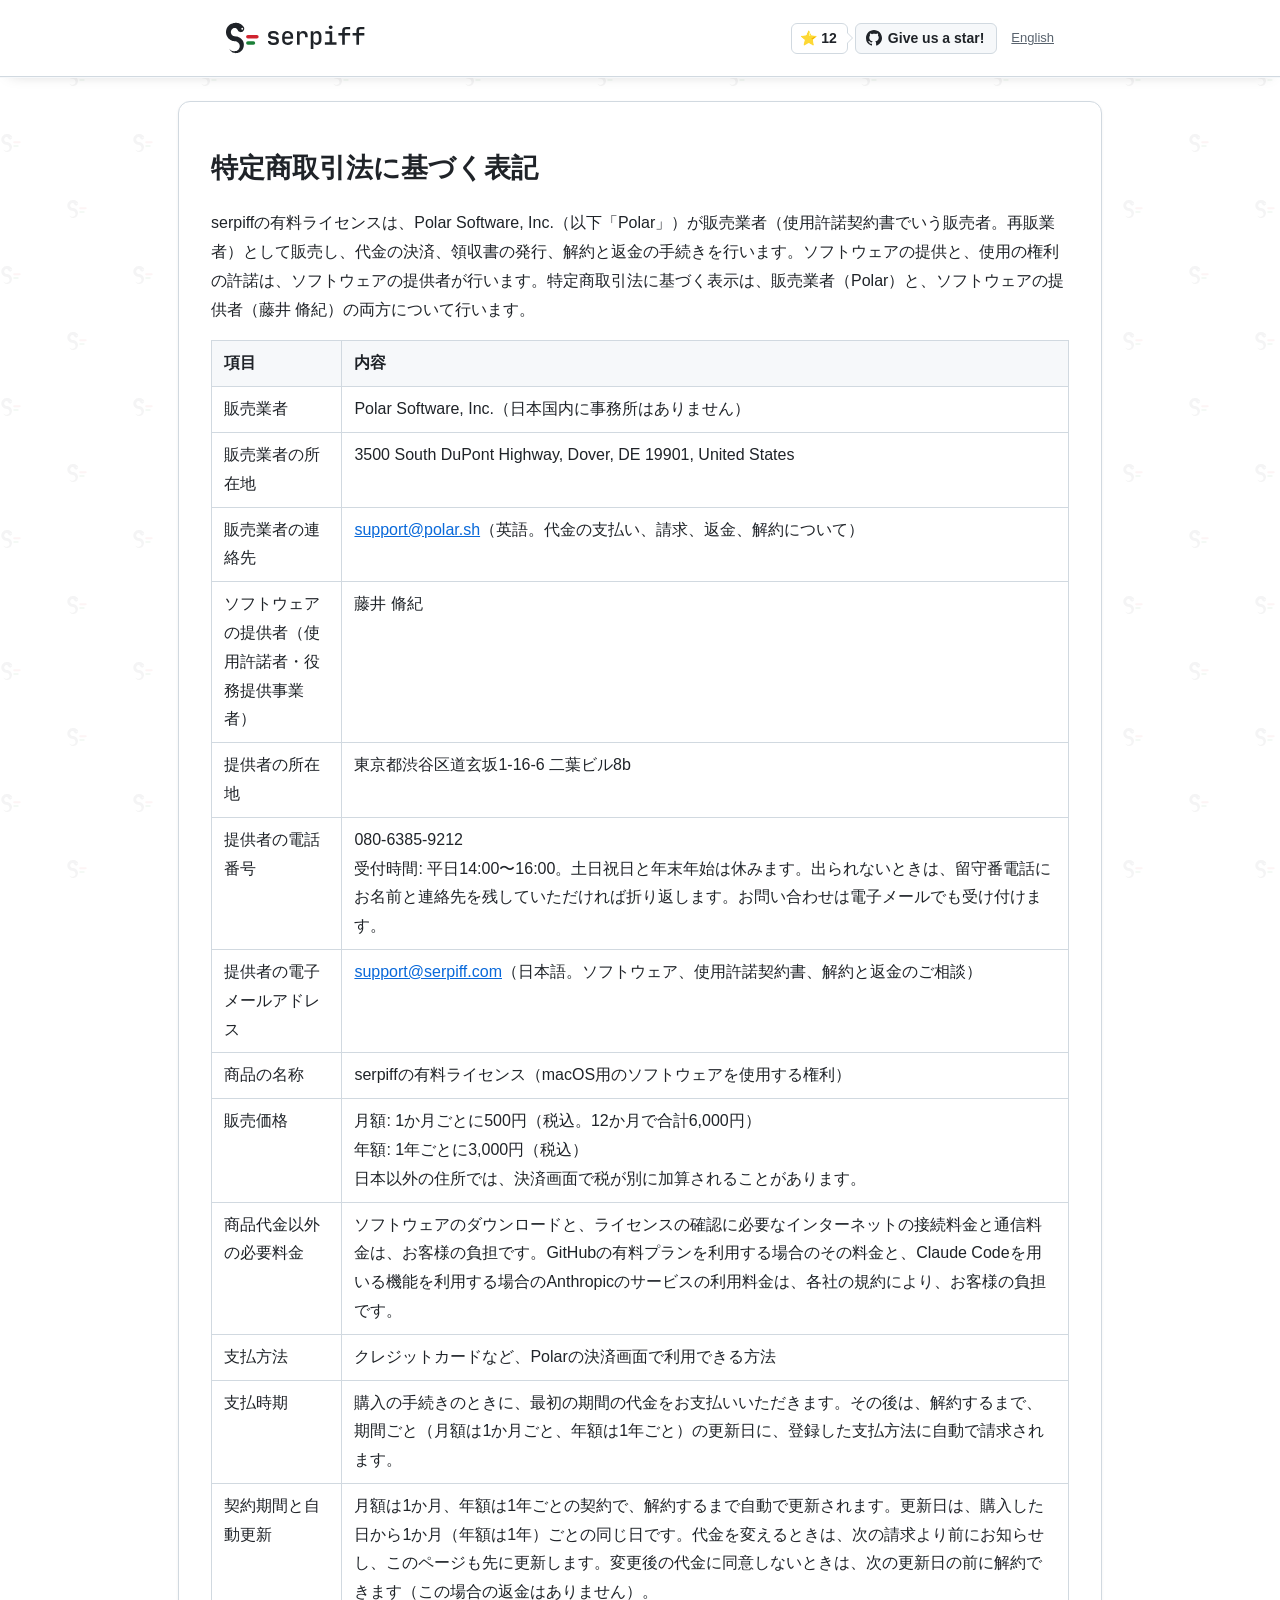
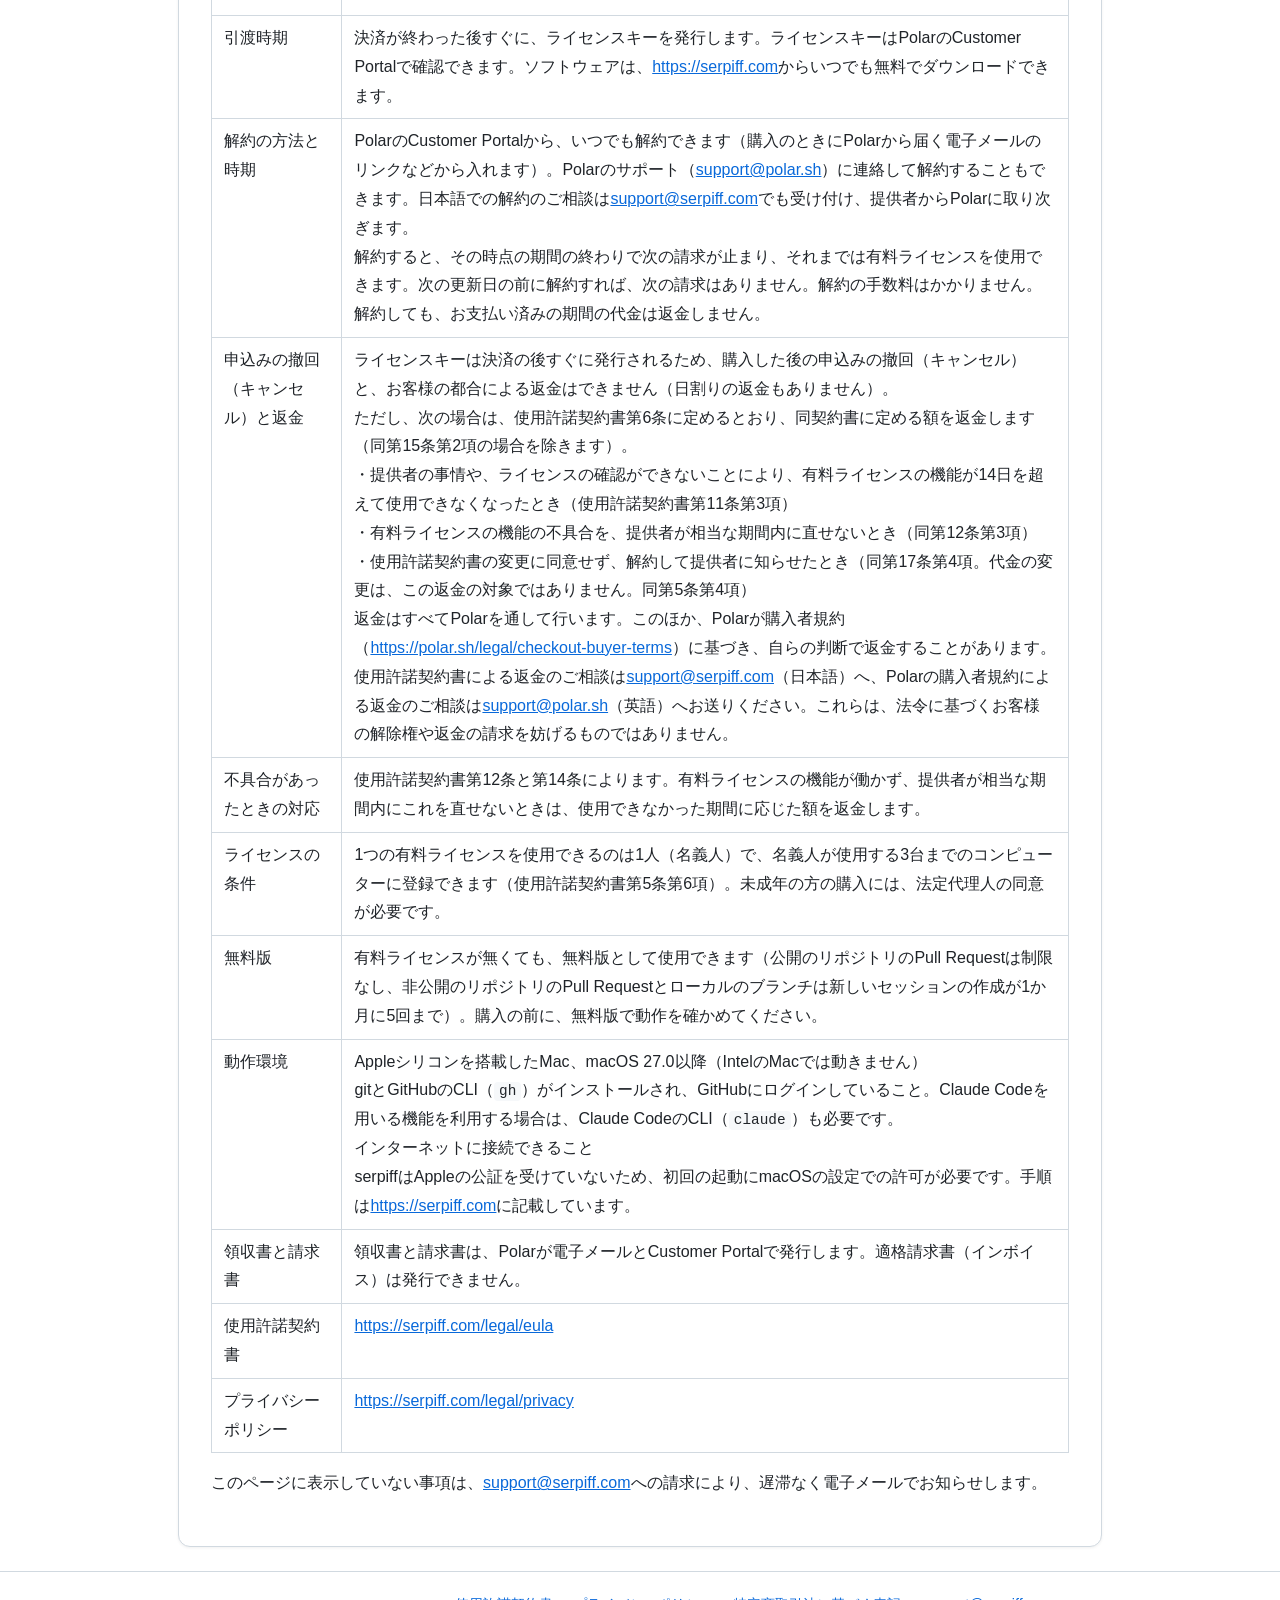
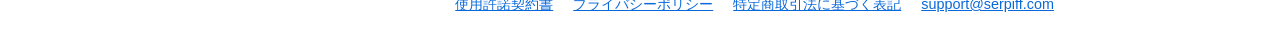
<file: legal/tokushoho.html>
<!doctype html>
<html lang="ja">
<head>
<meta charset="utf-8">
<meta name="viewport" content="width=device-width, initial-scale=1">
<title>特定商取引法に基づく表記 - serpiff</title>
<meta name="description" content="serpiffの特定商取引法に基づく表記">
<link rel="icon" type="image/png" href="/favicon.png">
<link rel="apple-touch-icon" href="/icon.png">
<link rel="stylesheet" href="/style.css">
<link rel="canonical" href="https://serpiff.com/legal/tokushoho">
<meta property="og:type" content="website">
<meta property="og:site_name" content="serpiff">
<meta property="og:title" content="特定商取引法に基づく表記 - serpiff">
<meta property="og:description" content="serpiffの特定商取引法に基づく表記">
<meta property="og:url" content="https://serpiff.com/legal/tokushoho">
<meta property="og:image" content="https://serpiff.com/og.png">
<meta property="og:image:width" content="1200">
<meta property="og:image:height" content="630">
<meta property="og:image:alt" content="serpiff">
<meta property="og:locale" content="ja_JP">
<meta name="twitter:card" content="summary_large_image">
</head>
<body>
<header class="site-header">
  <div class="wrap header-inner">
    <a class="brand" href="/"><picture><source media="(prefers-color-scheme: dark)" srcset="/wordmark-dark.svg"><img src="/wordmark-light.svg" alt="serpiff" width="140" height="32"></picture></a>
    <div class="header-actions">
    <!-- Icon: Octicons mark-github (MIT License, Copyright (c) GitHub Inc.) -->
    <a class="star-link" href="https://github.com/serpiff/serpiff"><span class="star-count"><span class="star-emoji" aria-hidden="true">⭐️</span>12<span class="visually-hidden"> stars</span></span> <span class="star-btn"><svg aria-hidden="true" focusable="false" viewBox="0 0 16 16" width="16" height="16" fill="currentColor"><path d="M6.766 11.328c-2.063-.25-3.516-1.734-3.516-3.656 0-.781.281-1.625.75-2.188-.203-.515-.172-1.609.063-2.062.625-.078 1.468.25 1.968.703.594-.187 1.219-.281 1.985-.281.765 0 1.39.094 1.953.265.484-.437 1.344-.765 1.969-.687.218.422.25 1.515.046 2.047.5.593.766 1.39.766 2.203 0 1.922-1.453 3.375-3.547 3.64.531.344.89 1.094.89 1.954v1.625c0 .468.391.734.86.547C13.781 14.359 16 11.53 16 8.03 16 3.61 12.406 0 7.984 0 3.563 0 0 3.61 0 8.031a7.88 7.88 0 0 0 5.172 7.422c.422.156.828-.125.828-.547v-1.25c-.219.094-.5.156-.75.156-1.031 0-1.64-.562-2.078-1.609-.172-.422-.36-.672-.719-.719-.187-.015-.25-.093-.25-.187 0-.188.313-.328.625-.328.453 0 .844.281 1.25.86.313.452.64.655 1.031.655s.641-.14 1-.5c.266-.265.47-.5.657-.656"/></svg><span class="star-long">Give us a star!</span><span class="star-short">Star</span></span></a>
    <a class="lang-link" href="/en/" lang="en" hreflang="en">English</a>
    </div>
  </div>
</header>
<main class="wrap">
<article class="doc">
<h1>特定商取引法に基づく表記</h1>
<p>serpiffの有料ライセンスは、Polar Software, Inc.（以下「Polar」）が販売業者（使用許諾契約書でいう販売者。再販業者）として販売し、代金の決済、領収書の発行、解約と返金の手続きを行います。ソフトウェアの提供と、使用の権利の許諾は、ソフトウェアの提供者が行います。特定商取引法に基づく表示は、販売業者（Polar）と、ソフトウェアの提供者（藤井 脩紀）の両方について行います。</p>
<table>
<thead>
<tr>
<th>項目</th>
<th>内容</th>
</tr>
</thead>
<tbody><tr>
<td>販売業者</td>
<td>Polar Software, Inc.（日本国内に事務所はありません）</td>
</tr>
<tr>
<td>販売業者の所在地</td>
<td>3500 South DuPont Highway, Dover, DE 19901, United States</td>
</tr>
<tr>
<td>販売業者の連絡先</td>
<td><a href="mailto:support@polar.sh">support@polar.sh</a>（英語。代金の支払い、請求、返金、解約について）</td>
</tr>
<tr>
<td>ソフトウェアの提供者（使用許諾者・役務提供事業者）</td>
<td>藤井 脩紀</td>
</tr>
<tr>
<td>提供者の所在地</td>
<td>東京都渋谷区道玄坂1-16-6 二葉ビル8b</td>
</tr>
<tr>
<td>提供者の電話番号</td>
<td>080-6385-9212<br>受付時間: 平日14:00〜16:00。土日祝日と年末年始は休みます。出られないときは、留守番電話にお名前と連絡先を残していただければ折り返します。お問い合わせは電子メールでも受け付けます。</td>
</tr>
<tr>
<td>提供者の電子メールアドレス</td>
<td><a href="mailto:support@serpiff.com">support@serpiff.com</a>（日本語。ソフトウェア、使用許諾契約書、解約と返金のご相談）</td>
</tr>
<tr>
<td>商品の名称</td>
<td>serpiffの有料ライセンス（macOS用のソフトウェアを使用する権利）</td>
</tr>
<tr>
<td>販売価格</td>
<td>月額: 1か月ごとに500円（税込。12か月で合計6,000円）<br>年額: 1年ごとに3,000円（税込）<br>日本以外の住所では、決済画面で税が別に加算されることがあります。</td>
</tr>
<tr>
<td>商品代金以外の必要料金</td>
<td>ソフトウェアのダウンロードと、ライセンスの確認に必要なインターネットの接続料金と通信料金は、お客様の負担です。GitHubの有料プランを利用する場合のその料金と、Claude Codeを用いる機能を利用する場合のAnthropicのサービスの利用料金は、各社の規約により、お客様の負担です。</td>
</tr>
<tr>
<td>支払方法</td>
<td>クレジットカードなど、Polarの決済画面で利用できる方法</td>
</tr>
<tr>
<td>支払時期</td>
<td>購入の手続きのときに、最初の期間の代金をお支払いいただきます。その後は、解約するまで、期間ごと（月額は1か月ごと、年額は1年ごと）の更新日に、登録した支払方法に自動で請求されます。</td>
</tr>
<tr>
<td>契約期間と自動更新</td>
<td>月額は1か月、年額は1年ごとの契約で、解約するまで自動で更新されます。更新日は、購入した日から1か月（年額は1年）ごとの同じ日です。代金を変えるときは、次の請求より前にお知らせし、このページも先に更新します。変更後の代金に同意しないときは、次の更新日の前に解約できます（この場合の返金はありません）。</td>
</tr>
<tr>
<td>引渡時期</td>
<td>決済が終わった後すぐに、ライセンスキーを発行します。ライセンスキーはPolarのCustomer Portalで確認できます。ソフトウェアは、<a href="https://serpiff.com">https://serpiff.com</a>からいつでも無料でダウンロードできます。</td>
</tr>
<tr>
<td>解約の方法と時期</td>
<td>PolarのCustomer Portalから、いつでも解約できます（購入のときにPolarから届く電子メールのリンクなどから入れます）。Polarのサポート（<a href="mailto:support@polar.sh">support@polar.sh</a>）に連絡して解約することもできます。日本語での解約のご相談は<a href="mailto:support@serpiff.com">support@serpiff.com</a>でも受け付け、提供者からPolarに取り次ぎます。<br>解約すると、その時点の期間の終わりで次の請求が止まり、それまでは有料ライセンスを使用できます。次の更新日の前に解約すれば、次の請求はありません。解約の手数料はかかりません。解約しても、お支払い済みの期間の代金は返金しません。</td>
</tr>
<tr>
<td>申込みの撤回（キャンセル）と返金</td>
<td>ライセンスキーは決済の後すぐに発行されるため、購入した後の申込みの撤回（キャンセル）と、お客様の都合による返金はできません（日割りの返金もありません）。<br>ただし、次の場合は、使用許諾契約書第6条に定めるとおり、同契約書に定める額を返金します（同第15条第2項の場合を除きます）。<br>・提供者の事情や、ライセンスの確認ができないことにより、有料ライセンスの機能が14日を超えて使用できなくなったとき（使用許諾契約書第11条第3項）<br>・有料ライセンスの機能の不具合を、提供者が相当な期間内に直せないとき（同第12条第3項）<br>・使用許諾契約書の変更に同意せず、解約して提供者に知らせたとき（同第17条第4項。代金の変更は、この返金の対象ではありません。同第5条第4項）<br>返金はすべてPolarを通して行います。このほか、Polarが購入者規約（<a href="https://polar.sh/legal/checkout-buyer-terms">https://polar.sh/legal/checkout-buyer-terms</a>）に基づき、自らの判断で返金することがあります。使用許諾契約書による返金のご相談は<a href="mailto:support@serpiff.com">support@serpiff.com</a>（日本語）へ、Polarの購入者規約による返金のご相談は<a href="mailto:support@polar.sh">support@polar.sh</a>（英語）へお送りください。これらは、法令に基づくお客様の解除権や返金の請求を妨げるものではありません。</td>
</tr>
<tr>
<td>不具合があったときの対応</td>
<td>使用許諾契約書第12条と第14条によります。有料ライセンスの機能が働かず、提供者が相当な期間内にこれを直せないときは、使用できなかった期間に応じた額を返金します。</td>
</tr>
<tr>
<td>ライセンスの条件</td>
<td>1つの有料ライセンスを使用できるのは1人（名義人）で、名義人が使用する3台までのコンピューターに登録できます（使用許諾契約書第5条第6項）。未成年の方の購入には、法定代理人の同意が必要です。</td>
</tr>
<tr>
<td>無料版</td>
<td>有料ライセンスが無くても、無料版として使用できます（公開のリポジトリのPull Requestは制限なし、非公開のリポジトリのPull Requestとローカルのブランチは新しいセッションの作成が1か月に5回まで）。購入の前に、無料版で動作を確かめてください。</td>
</tr>
<tr>
<td>動作環境</td>
<td>Appleシリコンを搭載したMac、macOS 27.0以降（IntelのMacでは動きません）<br>gitとGitHubのCLI（<code>gh</code>）がインストールされ、GitHubにログインしていること。Claude Codeを用いる機能を利用する場合は、Claude CodeのCLI（<code>claude</code>）も必要です。<br>インターネットに接続できること<br>serpiffはAppleの公証を受けていないため、初回の起動にmacOSの設定での許可が必要です。手順は<a href="https://serpiff.com">https://serpiff.com</a>に記載しています。</td>
</tr>
<tr>
<td>領収書と請求書</td>
<td>領収書と請求書は、Polarが電子メールとCustomer Portalで発行します。適格請求書（インボイス）は発行できません。</td>
</tr>
<tr>
<td>使用許諾契約書</td>
<td><a href="https://serpiff.com/legal/eula">https://serpiff.com/legal/eula</a></td>
</tr>
<tr>
<td>プライバシーポリシー</td>
<td><a href="https://serpiff.com/legal/privacy">https://serpiff.com/legal/privacy</a></td>
</tr>
</tbody></table>
<p>このページに表示していない事項は、<a href="mailto:support@serpiff.com">support@serpiff.com</a>への請求により、遅滞なく電子メールでお知らせします。</p>
</article>
</main>
<footer class="site-footer">
  <div class="wrap">
    <ul>
      <li><a href="/legal/eula">使用許諾契約書</a></li>
      <li><a href="/legal/privacy">プライバシーポリシー</a></li>
      <li><a href="/legal/tokushoho">特定商取引法に基づく表記</a></li>
      <li><a href="mailto:support@serpiff.com">support@serpiff.com</a></li>
    </ul>
  </div>
</footer>
</body>
</html>
</file>
<file: style.css>
:root {
  --bg: #ffffff;
  --fg: #1f2328;
  --muted: #59636e;
  --border: #d1d9e0;
  --surface: #f6f8fa;
  --accent: #0969da;
  --button-bg: #1f6feb;
  --button-fg: #ffffff;
  --add-bg: #dafbe1;
  --add-fg: #1a7f37;
  --del-bg: #ffebe9;
  --del-fg: #cf222e;
  --warn: #9a6700;
  --hl: #ddf4ff;
  --purple: #8250df;
  --purple-bg: #fbefff;
  color-scheme: light dark;
}
@media (prefers-color-scheme: dark) {
  :root {
    --bg: #0d1117;
    --fg: #e6edf3;
    --muted: #9198a1;
    --border: #3d444d;
    --surface: #151b23;
    --accent: #4493f8;
    --button-bg: #2f81f7;
    --button-fg: #ffffff;
    --add-bg: #12261e;
    --add-fg: #3fb950;
    --del-bg: #2d1517;
    --del-fg: #f85149;
    --warn: #d29922;
    --hl: #16304f;
    --purple: #a371f7;
    --purple-bg: #271a3f;
  }
}
* { box-sizing: border-box; }
html { -webkit-text-size-adjust: 100%; }
body {
  margin: 0;
  background: var(--bg);
  color: var(--fg);
  font-family: -apple-system, BlinkMacSystemFont, "Hiragino Sans", "Hiragino Kaku Gothic ProN", "Yu Gothic", "Segoe UI", Roboto, sans-serif;
  line-height: 1.8;
  overflow-wrap: anywhere;
}
a { color: var(--accent); }
code { font-family: ui-monospace, SFMono-Regular, Menlo, Consolas, monospace; font-size: 0.9em; background: var(--surface); padding: 0.1em 0.35em; border-radius: 4px; }
.wrap { max-width: 860px; margin: 0 auto; padding: 0 16px; }
.site-header { border-bottom: 1px solid var(--border); box-shadow: 0 1px 0 var(--surface), 0 6px 14px -10px rgba(0, 0, 0, 0.25); }
.header-inner { display: flex; align-items: center; justify-content: space-between; gap: 12px; min-height: 76px; padding-top: 12px; padding-bottom: 12px; }
.brand { display: inline-flex; align-items: center; line-height: 0; text-decoration: none; }
.brand img { display: block; height: 32px; width: auto; }
.header-actions { flex: none; display: flex; align-items: center; gap: 14px; }
/* 下線は本文とフッターのリンクにそろえて、常に引く */
.lang-link { flex: none; color: var(--muted); font-size: 0.8125rem; line-height: 1.5; white-space: nowrap; }
.lang-link:focus-visible { outline: 2px solid var(--accent); outline-offset: 2px; border-radius: 4px; }
.star-link { flex: none; display: inline-flex; align-items: center; color: var(--fg); font-size: 0.875rem; font-weight: 600; line-height: 1.5; white-space: nowrap; text-decoration: none; }
/* 右の余白を左より 2px 広くするのは、同じ余白では文字の右が狭く見えるため（ユーザーと決めた、2026-10-20。吹き出しの数も同じ） */
.star-btn { display: inline-flex; align-items: center; gap: 6px; padding: 4px 12px 4px 10px; border: 1px solid var(--border); border-radius: 6px; background: var(--surface); }
/* 右の余白を左より 2px 広くするのは、右の三角に寄って、同じ余白では数の右が狭く見えるため（ユーザーと決めた、2026-10-20） */
.star-count { position: relative; margin-right: 7px; padding: 4px 10px 4px 8px; border: 1px solid var(--border); border-radius: 6px; background: var(--bg); }
.star-emoji { margin-right: 4px; }
.star-count::before, .star-count::after { content: ""; position: absolute; top: 50%; left: 100%; width: 0; height: 0; border: solid transparent; pointer-events: none; }
.star-count::before { margin-top: -6px; border-width: 6px; border-left-color: var(--border); }
.star-count::after { margin-top: -5px; border-width: 5px; border-left-color: var(--bg); }
.star-link:hover .star-btn, .star-link:hover .star-count { border-color: var(--muted); }
.star-link:hover .star-count::before { border-left-color: var(--muted); }
.star-link:focus-visible { outline: 2px solid var(--accent); outline-offset: 2px; border-radius: 6px; }
.star-btn svg { flex: none; display: block; width: 16px; height: 16px; }
.visually-hidden { position: absolute; width: 1px; height: 1px; padding: 0; margin: -1px; overflow: hidden; clip: rect(0, 0, 0, 0); white-space: nowrap; border: 0; }
.star-short { display: none; }
/* 境の幅は実測（Chrome。スターの数が ⭐️12,345 のとき、長い文字が 1 行に収まる最小の幅は日本語のページで 479px、英語のページで 474px）に 12px 足したもの。言語の切り替えのリンクを足す前は 400px、「⭐️」を足す前は 465px だった */
@media (max-width: 491px) { .star-long { display: none; } .star-short { display: inline; } }
/* 狭い幅では、ワードマークを縮めて、切り替えのリンクと Star のボタンを同じ 1 行に収める（実測: 日本語のページで ⭐️12,345 のとき、縮めないと 411px 未満、26px では 377px 未満では収まらない） */
@media (max-width: 415px) { .header-inner { gap: 8px; } .header-actions { gap: 10px; } .brand img { height: 26px; } }
/* 350px 以下は切り替えのリンクとの間も詰め、2 桁のスター数で幅 320px に収める（実測: 詰めないと 321px から） */
@media (max-width: 380px) { .brand img { height: 20px; } }
@media (max-width: 350px) { .header-actions { gap: 6px; } }
.button { display: inline-flex; align-items: center; gap: 0.5em; padding: 0.7em 1.4em; border-radius: 8px; background: var(--button-bg); color: var(--button-fg); font-weight: 600; text-decoration: none; text-align: center; line-height: 1.4; }
.button .icon { flex: none; width: 1.15em; height: 1.15em; }
.button.disabled { background: var(--surface); color: var(--muted); border: 1px dashed var(--border); cursor: not-allowed; }
.hero { padding: 40px 0 16px; }
.hero h1 { font-size: clamp(1.5rem, 5vw, 2.1rem); line-height: 1.4; margin: 0 0 16px; }
.hero .sub-title { margin: 32px 0 0; font-size: clamp(1.25rem, 4vw, 1.5rem); font-weight: 700; line-height: 1.4; }
h2 { font-size: 1.4rem; margin: 2.2em 0 0.6em; padding-bottom: 0.2em; border-bottom: 1px solid var(--border); line-height: 1.4; }
h3 { font-size: 1.1rem; margin: 1.6em 0 0.4em; line-height: 1.4; }
.note { color: var(--muted); font-size: 0.9rem; }
.plans { display: grid; grid-template-columns: repeat(auto-fit, minmax(240px, 1fr)); gap: 12px; }
.plan { background: var(--surface); border: 1px solid var(--border); border-radius: 8px; padding: 4px 16px 8px; }
.plan h3 { margin-top: 0.8em; }
.price { font-size: 1.4rem; font-weight: 700; margin: 0; }
.price span { font-size: 0.95rem; font-weight: 400; color: var(--muted); }
.site-footer { margin-top: 24px; border-top: 1px solid var(--border); padding: 20px 0 32px; background: var(--bg); font-size: 0.9rem; }
.site-footer ul { list-style: none; margin: 0; padding: 0; display: flex; flex-wrap: wrap; justify-content: flex-end; gap: 4px 20px; }
.doc { padding: 24px 0 0; }
.doc h1 { font-size: 1.7rem; line-height: 1.4; }
.langs { border-collapse: collapse; width: 100%; margin: 1em 0; }
.langs th, .langs td { border-bottom: 1px solid var(--border); padding: 8px 12px; text-align: left; }
.doc table { border-collapse: collapse; width: 100%; margin: 1em 0; }
.doc th, .doc td { border: 1px solid var(--border); padding: 8px 12px; text-align: left; vertical-align: top; }
.doc th { background: var(--surface); }
.doc ul { list-style: none; padding-left: 0; }
.doc ul > li { padding-left: 2em; text-indent: -2em; }
.doc li > ul { padding-left: 1.4em; }
.doc blockquote { margin: 1em 0; padding: 0 1em; border-left: 4px solid var(--border); color: var(--muted); }
@media (max-width: 640px) {
  .doc table, .doc tbody, .doc tr, .doc td, .doc th { display: block; width: 100%; }
  .doc thead { display: none; }
  .doc tr { border: 1px solid var(--border); border-radius: 6px; margin-bottom: 12px; overflow: hidden; }
  .doc td { border: 0; border-bottom: 1px solid var(--border); }
  .doc tr td:first-child { background: var(--surface); font-weight: 600; }
  .doc tr td:last-child { border-bottom: 0; }
}
.tabs { margin: 16px 0; }
.tabs > input[type="radio"] { position: absolute; opacity: 0; width: 1px; height: 1px; margin: 0; }
.tabs > label { display: inline-block; padding: 0.5em 1em; margin: 0 4px -1px 0; border: 1px solid transparent; border-bottom: 0; border-radius: 8px 8px 0 0; color: var(--muted); font-weight: 600; cursor: pointer; }
.tabs > input:checked + label { background: var(--surface); border-color: var(--border); color: var(--fg); }
.tabs > input:focus-visible + label { outline: 2px solid var(--accent); outline-offset: 2px; }
.tab-panel { border: 1px solid var(--border); border-radius: 0 8px 8px 8px; background: var(--surface); padding: 4px 16px 8px; }
.tab-panel pre { margin: 0 0 1em; padding: 12px 14px; overflow-x: auto; background: var(--bg); border: 1px solid var(--border); border-radius: 6px; }
.tab-panel pre code { background: none; padding: 0; white-space: pre; }
.tab-panel code { background: var(--bg); }
.tabs > input[type="radio"] ~ .tab-panel { display: none; }
#tab-oneliner:checked ~ #panel-oneliner, #tab-manual:checked ~ #panel-manual { display: block; }
@media (max-width: 640px) {
  .tabs > label { padding: 0.5em 0.7em; font-size: 0.95rem; }
}

/* 機能紹介のカルーセル（design.md §17）。
   既定（動きを減らす設定のとき）は 6 枚を縦に並べ、モックは動かさず最後の状態で止める。
   動きを減らさない設定のときだけ、下の @media で横に送るカルーセルにする。 */
.carousel { --mock-h: 240px; }
.features { list-style: none; padding: 0; margin: 0; display: grid; gap: 12px; }
.slide { display: grid; gap: 12px 20px; background: var(--surface); border: 1px solid var(--border); border-radius: 8px; padding: 16px; }
.slide-text { min-height: 0; overflow: hidden; font-size: 0.95rem; line-height: 1.7; align-self: center; }
.slide-text strong { display: block; margin-bottom: 2px; color: var(--accent); font-size: 1.1rem; font-weight: 700; line-height: 1.5; }
.dots { display: none; }
@media (min-width: 641px) {
  .carousel { --mock-h: 256px; }
  .slide { grid-template-columns: minmax(0, 1fr) minmax(0, 1.1fr); }
}
.mock { position: relative; height: var(--mock-h); overflow: hidden; padding: 10px; background: var(--bg); border: 1px solid var(--border); border-radius: 8px; font: 11px/17px ui-monospace, SFMono-Regular, Menlo, Consolas, monospace; color: var(--fg); text-align: left; }
.m-file { height: 22px; line-height: 22px; color: var(--muted); font-weight: 600; }
.m-line { display: flex; justify-content: space-between; height: 17px; padding: 0 6px; border-radius: 3px; white-space: pre; overflow: hidden; }
.m-line.add { background: var(--add-bg); color: var(--add-fg); }
.m-line.del { background: var(--del-bg); color: var(--del-fg); }
.m-fold { display: grid; grid-template-rows: 0fr; }
.m-fold.is-open { grid-template-rows: 1fr; }
.m-fold-in { min-height: 0; overflow: hidden; }
.m-check { flex: none; display: grid; place-items: center; width: 14px; height: 14px; border: 1.5px solid var(--accent); border-radius: 3px; background: var(--accent); color: var(--bg); }
.m-check svg { display: block; width: 10px; height: 10px; }
.m-cursor { position: absolute; left: 1.5ch; top: 8px; width: 14px; height: 14px; opacity: 0; pointer-events: none; z-index: 2; transform-origin: 0 0; }
.m-cursor path { fill: var(--fg); stroke: var(--bg); stroke-width: 1; }
/* 1 Viewed */
.m-decl { margin-bottom: 5px; border: 1px solid var(--border); border-radius: 6px; overflow: hidden; }
.m-head { display: flex; align-items: center; gap: 8px; height: 24px; padding: 0 6px; background: var(--surface); }
.m-lines { padding: 3px 0; }
/* 2 呼び出し先 */
.m-tok { position: relative; border-radius: 3px; background: var(--hl); }
.m-peek { margin: 3px 0 4px 14px; border: 1px solid var(--accent); border-radius: 6px; background: var(--surface); padding: 3px 0; }
.m-peek-title { height: 15px; padding: 0 6px; font-size: 10px; line-height: 15px; color: var(--muted); }
.m-peek2 { margin: 2px 6px 3px; background: var(--bg); }
/* 3 Markdown */
.m-md { font: 12px/1.5 -apple-system, BlinkMacSystemFont, "Hiragino Sans", "Hiragino Kaku Gothic ProN", "Yu Gothic", "Segoe UI", Roboto, sans-serif; }
.m-row { display: grid; grid-template-columns: minmax(0, 1fr) 78px; gap: 8px; align-items: center; margin-bottom: 3px; }
.m-blk { padding: 2px 8px; border-left: 3px solid transparent; border-radius: 4px; }
.m-blk.h { font-size: 15px; font-weight: 700; line-height: 1.4; }
.m-blk.r-del { background: var(--del-bg); border-color: var(--del-fg); color: var(--muted); text-decoration: line-through; }
.m-blk.r-add, .m-blk.r-item { background: var(--add-bg); border-color: var(--add-fg); }
.m-bubble { padding: 1px 6px; border: 1px solid var(--border); border-radius: 8px; background: var(--surface); font-size: 11px; line-height: 1.5; }
/* 4 前回から */
.m-since .m-check { background: var(--warn); border-color: var(--warn); }
.m-since .m-check.m-static { background: var(--accent); border-color: var(--accent); }
.m-badge { margin-left: auto; padding: 0 7px; border-radius: 9px; background: var(--warn); color: var(--bg); font-size: 10px; font-weight: 600; line-height: 16px; }
.m-since .m-t { opacity: 1; }
.m-since .l-del { background: var(--del-bg); color: var(--del-fg); }
.m-since .l-add { background: var(--add-bg); color: var(--add-fg); }
/* 5 Storybook */
.m-story-file { display: flex; align-items: center; justify-content: space-between; height: 26px; color: var(--muted); font-weight: 600; }
.m-toggle { position: relative; height: 20px; padding: 0 8px; border: 1px solid var(--accent); border-radius: 10px; background: var(--hl); color: var(--accent); font-size: 10px; line-height: 18px; }
.m-tri { display: inline-block; transform: rotate(90deg); }
.m-panel { display: grid; grid-template-columns: 1fr 1fr; gap: 8px; margin-top: 5px; padding: 6px 8px; border: 1px solid var(--border); border-radius: 6px; background: var(--surface); }
.m-pv { text-align: center; }
.m-pv-label { font-size: 10px; line-height: 15px; color: var(--muted); }
.m-pv-box { display: grid; place-items: center; height: 72px; border: 1px solid var(--border); border-radius: 4px; background: var(--bg); }
.m-btn { padding: 4px 14px; border-radius: 3px; background: var(--accent); color: var(--bg); font-weight: 600; }
.pv-head .m-btn { border-radius: 12px; background: var(--add-fg); }
.pv-head .m-pv-box { box-shadow: 0 0 0 2px var(--warn); }
/* 6 Claude Code */
.m-ai { font-family: ui-monospace, SFMono-Regular, Menlo, Consolas, monospace; }
.m-card { display: flex; align-items: center; justify-content: space-between; gap: 6px; margin: 3px 0 4px 14px; padding: 4px 8px; border: 1px solid var(--purple); border-left-width: 3px; border-radius: 5px; background: var(--purple-bg); font: 12px/1.5 -apple-system, BlinkMacSystemFont, "Hiragino Sans", "Hiragino Kaku Gothic ProN", "Yu Gothic", "Segoe UI", Roboto, sans-serif; }
.m-btns { display: flex; flex: none; gap: 4px; }
.m-btn-s { padding: 0 7px; border: 1px solid var(--border); border-radius: 4px; background: var(--bg); font: 600 10px/16px ui-monospace, SFMono-Regular, Menlo, Consolas, monospace; }
.m-btn-s.acc { border-color: var(--purple); background: var(--purple); color: var(--bg); }
.m-draft { margin-top: 6px; padding: 3px 8px 4px; border: 1px dashed var(--purple); border-radius: 6px; }
.m-draft-title { font: 10px/16px -apple-system, BlinkMacSystemFont, "Hiragino Sans", "Hiragino Kaku Gothic ProN", "Yu Gothic", "Segoe UI", Roboto, sans-serif; color: var(--muted); }
.m-draft-item { padding: 1px 6px; border-left: 3px solid var(--purple); background: var(--purple-bg); font: 12px/1.5 -apple-system, BlinkMacSystemFont, "Hiragino Sans", "Hiragino Kaku Gothic ProN", "Yu Gothic", "Segoe UI", Roboto, sans-serif; }
.dots > span { flex: none; width: 8px; height: 8px; border-radius: 50%; background: var(--border); }

@media (prefers-reduced-motion: no-preference) {
  .carousel { --text-h: 7.5rem; --slide-h: calc(var(--text-h) + var(--mock-h) + 44px); overflow: hidden; border: 1px solid var(--border); border-radius: 8px; background: var(--surface); }
  .features { display: flex; gap: 0; width: 600%; }
  .slide { flex: 0 0 calc(100% / 6); width: calc(100% / 6); height: var(--slide-h); border: 0; border-radius: 0; background: none; grid-template-rows: var(--text-h) var(--mock-h); align-content: start; }
  .slide-text { align-self: start; }
  .dots { display: flex; justify-content: center; align-items: center; gap: 8px; height: 44px; }
}
@media (prefers-reduced-motion: no-preference) and (min-width: 641px) {
  .carousel { --slide-h: calc(var(--mock-h) + 32px); }
  .slide { grid-template-rows: none; align-items: center; align-content: center; }
  .slide-text { align-self: center; }
}
@media (prefers-reduced-motion: no-preference) and (max-width: 400px) {
  .carousel { --text-h: 10.5rem; }
}
@media (prefers-reduced-motion: no-preference) {
@keyframes track {
  0% { transform: translateX(0) }
  14.912% { transform: translateX(0) }
  16.667% { transform: translateX(calc(-100% / 6 * 1)) }
  31.579% { transform: translateX(calc(-100% / 6 * 1)) }
  33.333% { transform: translateX(calc(-100% / 6 * 2)) }
  48.246% { transform: translateX(calc(-100% / 6 * 2)) }
  50% { transform: translateX(calc(-100% / 6 * 3)) }
  64.912% { transform: translateX(calc(-100% / 6 * 3)) }
  66.667% { transform: translateX(calc(-100% / 6 * 4)) }
  81.579% { transform: translateX(calc(-100% / 6 * 4)) }
  83.333% { transform: translateX(calc(-100% / 6 * 5)) }
  98.246% { transform: translateX(calc(-100% / 6 * 5)) }
  100% { transform: translateX(0) }
}
@keyframes dot {
  0% { background: var(--border); transform: scale(1) }
  0.877% { background: var(--border); transform: scale(1) }
  2.632% { background: var(--accent); transform: scale(1.3) }
  17.544% { background: var(--accent); transform: scale(1.3) }
  19.298% { background: var(--border); transform: scale(1) }
  100% { background: var(--border); transform: scale(1) }
}
@keyframes tickbox1 {
  0% { background: transparent; border-color: var(--muted) }
  5% { background: transparent; border-color: var(--muted) }
  5.789% { background: var(--accent); border-color: var(--accent) }
  100% { background: var(--accent); border-color: var(--accent) }
}
@keyframes ticksvg1 {
  0% { opacity: 0 }
  5% { opacity: 0 }
  5.789% { opacity: 1 }
  100% { opacity: 1 }
}
@keyframes fold1 {
  0% { grid-template-rows: 1fr }
  6.316% { grid-template-rows: 1fr }
  7.632% { grid-template-rows: 0fr }
  100% { grid-template-rows: 0fr }
}
@keyframes tickbox2 {
  0% { background: transparent; border-color: var(--muted) }
  8.684% { background: transparent; border-color: var(--muted) }
  9.474% { background: var(--accent); border-color: var(--accent) }
  100% { background: var(--accent); border-color: var(--accent) }
}
@keyframes ticksvg2 {
  0% { opacity: 0 }
  8.684% { opacity: 0 }
  9.474% { opacity: 1 }
  100% { opacity: 1 }
}
@keyframes fold2 {
  0% { grid-template-rows: 1fr }
  10% { grid-template-rows: 1fr }
  11.316% { grid-template-rows: 0fr }
  100% { grid-template-rows: 0fr }
}
@keyframes tickbox3 {
  0% { background: transparent; border-color: var(--muted) }
  12.368% { background: transparent; border-color: var(--muted) }
  13.158% { background: var(--accent); border-color: var(--accent) }
  100% { background: var(--accent); border-color: var(--accent) }
}
@keyframes ticksvg3 {
  0% { opacity: 0 }
  12.368% { opacity: 0 }
  13.158% { opacity: 1 }
  100% { opacity: 1 }
}
@keyframes fold3 {
  0% { grid-template-rows: 1fr }
  13.684% { grid-template-rows: 1fr }
  15% { grid-template-rows: 0fr }
  100% { grid-template-rows: 0fr }
}
@keyframes cur1 {
  0% { opacity: 0; transform: translate(70px, 34px) scale(1) }
  3.421% { opacity: 0; transform: translate(70px, 34px) scale(1) }
  3.684% { opacity: 1; transform: translate(70px, 34px) scale(1) }
  6.053% { opacity: 1; transform: translate(0, 0) scale(1) }
  6.368% { opacity: 1; transform: translate(0, 0) scale(0.75) }
  6.842% { opacity: 1; transform: translate(0, 0) scale(1) }
  7.895% { opacity: 1; transform: translate(0, 0) scale(1) }
  8.684% { opacity: 0; transform: translate(0, 0) scale(1) }
  100% { opacity: 0; transform: translate(0, 0) scale(1) }
}
@keyframes tok1 {
  0% { background: transparent }
  6.368% { background: transparent }
  6.842% { background: var(--hl) }
  100% { background: var(--hl) }
}
@keyframes peek1 {
  0% { grid-template-rows: 0fr }
  7.105% { grid-template-rows: 0fr }
  8.684% { grid-template-rows: 1fr }
  100% { grid-template-rows: 1fr }
}
@keyframes cur2 {
  0% { opacity: 0; transform: translate(60px, 28px) scale(1) }
  9.474% { opacity: 0; transform: translate(60px, 28px) scale(1) }
  9.737% { opacity: 1; transform: translate(60px, 28px) scale(1) }
  11.842% { opacity: 1; transform: translate(0, 0) scale(1) }
  12.158% { opacity: 1; transform: translate(0, 0) scale(0.75) }
  12.632% { opacity: 1; transform: translate(0, 0) scale(1) }
  13.684% { opacity: 1; transform: translate(0, 0) scale(1) }
  14.474% { opacity: 0; transform: translate(0, 0) scale(1) }
  100% { opacity: 0; transform: translate(0, 0) scale(1) }
}
@keyframes tok2 {
  0% { background: transparent }
  12.158% { background: transparent }
  12.632% { background: var(--hl) }
  100% { background: var(--hl) }
}
@keyframes peek2 {
  0% { grid-template-rows: 0fr }
  12.895% { grid-template-rows: 0fr }
  14.474% { grid-template-rows: 1fr }
  100% { grid-template-rows: 1fr }
}
@keyframes mddel {
  0% { background: transparent; border-color: transparent; color: var(--fg); text-decoration-line: none }
  4.474% { background: transparent; border-color: transparent; color: var(--fg); text-decoration-line: none }
  5.526% { background: var(--del-bg); border-color: var(--del-fg); color: var(--muted); text-decoration-line: line-through }
  100% { background: var(--del-bg); border-color: var(--del-fg); color: var(--muted); text-decoration-line: line-through }
}
@keyframes mdadd {
  0% { background: transparent; border-color: transparent }
  7.105% { background: transparent; border-color: transparent }
  8.158% { background: var(--add-bg); border-color: var(--add-fg) }
  100% { background: var(--add-bg); border-color: var(--add-fg) }
}
@keyframes mditem {
  0% { background: transparent; border-color: transparent }
  8.947% { background: transparent; border-color: transparent }
  10% { background: var(--add-bg); border-color: var(--add-fg) }
  100% { background: var(--add-bg); border-color: var(--add-fg) }
}
@keyframes bubble {
  0% { opacity: 0; transform: scale(0.6) }
  11.316% { opacity: 0; transform: scale(0.6) }
  12.632% { opacity: 1; transform: scale(1) }
  100% { opacity: 1; transform: scale(1) }
}
@keyframes badge {
  0% { opacity: 0; transform: scale(0.7) }
  4.474% { opacity: 0; transform: scale(0.7) }
  5.526% { opacity: 1; transform: scale(1) }
  100% { opacity: 1; transform: scale(1) }
}
@keyframes warnbox {
  0% { background: var(--accent); border-color: var(--accent) }
  4.474% { background: var(--accent); border-color: var(--accent) }
  5.526% { background: var(--warn); border-color: var(--warn) }
  100% { background: var(--warn); border-color: var(--warn) }
}
@keyframes ldel {
  0% { background: transparent; color: var(--fg) }
  10.263% { background: transparent; color: var(--fg) }
  11.316% { background: var(--del-bg); color: var(--del-fg) }
  100% { background: var(--del-bg); color: var(--del-fg) }
}
@keyframes ladd {
  0% { background: transparent; color: var(--fg) }
  11.579% { background: transparent; color: var(--fg) }
  12.632% { background: var(--add-bg); color: var(--add-fg) }
  100% { background: var(--add-bg); color: var(--add-fg) }
}
@keyframes cur3 {
  0% { opacity: 0; transform: translate(60px, 30px) scale(1) }
  3.421% { opacity: 0; transform: translate(60px, 30px) scale(1) }
  3.684% { opacity: 1; transform: translate(60px, 30px) scale(1) }
  6.053% { opacity: 1; transform: translate(0, 0) scale(1) }
  6.368% { opacity: 1; transform: translate(0, 0) scale(0.75) }
  6.842% { opacity: 1; transform: translate(0, 0) scale(1) }
  7.895% { opacity: 1; transform: translate(0, 0) scale(1) }
  8.684% { opacity: 0; transform: translate(0, 0) scale(1) }
  100% { opacity: 0; transform: translate(0, 0) scale(1) }
}
@keyframes tog {
  0% { background: transparent; border-color: var(--muted); color: var(--muted) }
  6.368% { background: transparent; border-color: var(--muted); color: var(--muted) }
  7.105% { background: var(--hl); border-color: var(--accent); color: var(--accent) }
  100% { background: var(--hl); border-color: var(--accent); color: var(--accent) }
}
@keyframes tri {
  0% { transform: rotate(0deg) }
  6.368% { transform: rotate(0deg) }
  7.105% { transform: rotate(90deg) }
  100% { transform: rotate(90deg) }
}
@keyframes panel {
  0% { grid-template-rows: 0fr }
  7.105% { grid-template-rows: 0fr }
  8.947% { grid-template-rows: 1fr }
  100% { grid-template-rows: 1fr }
}
@keyframes pvb {
  0% { opacity: 0 }
  8.947% { opacity: 0 }
  10% { opacity: 1 }
  100% { opacity: 1 }
}
@keyframes pvh {
  0% { opacity: 0 }
  10.263% { opacity: 0 }
  11.316% { opacity: 1 }
  100% { opacity: 1 }
}
@keyframes ring {
  0% { box-shadow: 0 0 0 0 var(--warn) }
  12.105% { box-shadow: 0 0 0 0 var(--warn) }
  13.158% { box-shadow: 0 0 0 2px var(--warn) }
  100% { box-shadow: 0 0 0 2px var(--warn) }
}
@keyframes sug1 {
  0% { grid-template-rows: 0fr }
  3.947% { grid-template-rows: 0fr }
  5% { grid-template-rows: 1fr }
  10.263% { grid-template-rows: 1fr }
  11.579% { grid-template-rows: 0fr }
  100% { grid-template-rows: 0fr }
}
@keyframes sug2 {
  0% { grid-template-rows: 0fr }
  6.053% { grid-template-rows: 0fr }
  7.105% { grid-template-rows: 1fr }
  13.947% { grid-template-rows: 1fr }
  15.263% { grid-template-rows: 0fr }
  100% { grid-template-rows: 0fr }
}
@keyframes acc1 {
  0% { transform: scale(1); filter: none }
  9.211% { transform: scale(1); filter: none }
  9.474% { transform: scale(0.85); filter: brightness(1.3) }
  10.132% { transform: scale(1); filter: none }
  100% { transform: scale(1); filter: none }
}
@keyframes den2 {
  0% { transform: scale(1); filter: none }
  12.895% { transform: scale(1); filter: none }
  13.158% { transform: scale(0.85); filter: brightness(1.3) }
  13.816% { transform: scale(1); filter: none }
  100% { transform: scale(1); filter: none }
}
@keyframes draftitem {
  0% { grid-template-rows: 0fr }
  10.789% { grid-template-rows: 0fr }
  12.105% { grid-template-rows: 1fr }
  100% { grid-template-rows: 1fr }
}
  .features { animation: track 57s infinite ease-in-out both; }
  .dots > span { animation: dot 57s infinite both; }
  .features li:nth-child(1) { --delay: -58.5s; }
  .dots > span:nth-child(1) { animation-delay: -58.5s; }
  .features li:nth-child(2) { --delay: -49s; }
  .dots > span:nth-child(2) { animation-delay: -49s; }
  .features li:nth-child(3) { --delay: -39.5s; }
  .dots > span:nth-child(3) { animation-delay: -39.5s; }
  .features li:nth-child(4) { --delay: -30s; }
  .dots > span:nth-child(4) { animation-delay: -30s; }
  .features li:nth-child(5) { --delay: -20.5s; }
  .dots > span:nth-child(5) { animation-delay: -20.5s; }
  .features li:nth-child(6) { --delay: -11s; }
  .dots > span:nth-child(6) { animation-delay: -11s; }
  .d1 .m-check { animation: tickbox1 57s var(--delay) infinite both; }
  .d1 .m-check svg { animation: ticksvg1 57s var(--delay) infinite both; }
  .d1 .m-fold { animation: fold1 57s var(--delay) infinite both; }
  .d2 .m-check { animation: tickbox2 57s var(--delay) infinite both; }
  .d2 .m-check svg { animation: ticksvg2 57s var(--delay) infinite both; }
  .d2 .m-fold { animation: fold2 57s var(--delay) infinite both; }
  .d3 .m-check { animation: tickbox3 57s var(--delay) infinite both; }
  .d3 .m-check svg { animation: ticksvg3 57s var(--delay) infinite both; }
  .d3 .m-fold { animation: fold3 57s var(--delay) infinite both; }
  .m-calls .c1 { animation: cur1 57s var(--delay) infinite both; }
  .m-calls .t1 { animation: tok1 57s var(--delay) infinite both; }
  .m-calls .p1 { animation: peek1 57s var(--delay) infinite both; }
  .m-calls .c2 { animation: cur2 57s var(--delay) infinite both; }
  .m-calls .t2 { animation: tok2 57s var(--delay) infinite both; }
  .m-calls .p2 { animation: peek2 57s var(--delay) infinite both; }
  .m-md .r-del { animation: mddel 57s var(--delay) infinite both; }
  .m-md .r-add { animation: mdadd 57s var(--delay) infinite both; }
  .m-md .r-item { animation: mditem 57s var(--delay) infinite both; }
  .m-md .m-bubble { animation: bubble 57s var(--delay) infinite both; }
  .m-since .m-badge { animation: badge 57s var(--delay) infinite both; }
  .m-since .m-decl:first-child .m-check { animation: warnbox 57s var(--delay) infinite both; }
  .m-since .l-del { animation: ldel 57s var(--delay) infinite both; }
  .m-since .l-add { animation: ladd 57s var(--delay) infinite both; }
  .m-story .c3 { animation: cur3 57s var(--delay) infinite both; }
  .m-story .m-toggle { animation: tog 57s var(--delay) infinite both; }
  .m-story .m-tri { animation: tri 57s var(--delay) infinite both; }
  .m-story .panel { animation: panel 57s var(--delay) infinite both; }
  .m-story .pv-base { animation: pvb 57s var(--delay) infinite both; }
  .m-story .pv-head { animation: pvh 57s var(--delay) infinite both; }
  .m-story .pv-head .m-pv-box { animation: ring 57s var(--delay) infinite both; }
  .m-ai .s1 { animation: sug1 57s var(--delay) infinite both; }
  .m-ai .s2 { animation: sug2 57s var(--delay) infinite both; }
  .m-ai .acc1 { animation: acc1 57s var(--delay) infinite both; }
  .m-ai .den2 { animation: den2 57s var(--delay) infinite both; }
  .m-ai .draft-fold { animation: draftitem 57s var(--delay) infinite both; }
  /* JS が動くと、止めるのは carousel.js（マウスのときだけ）が決める */
  @media (hover: hover) {
    .carousel:not(.is-js):hover :is(.features, .features *, .dots > span) { animation-play-state: paused; }
  }
}

/* インストールの節へ飛んだとき、節が画面の先頭に来るようにする。
   #install から文書の終わりまでの高さ（デスクトップの幅でおよそ 1090px。狭い幅ではもっと高い）が
   画面の高さに足りないと先頭まで送れないので、足りない分（100vh から 1000px を引いた分）を
   フッターの下に足す。1000px は見積もりの最小に少し余裕を見た値。 */
#install { scroll-margin-top: 16px; }
body:has(#install) .site-footer { margin-bottom: max(0px, calc(100vh - 1000px)); }

/* ページの本文全体を 1 枚のカードで包む（背景のロゴはカードの外だけに見える）。
   ヘッダーとフッターは、カードと同じ背景色の帯にする（ロゴはカードの左右と、帯の間だけに見える）。 */
.site-header { background: var(--bg); }
main.wrap { width: calc(100% - 32px); max-width: 924px; margin: 24px auto 0; padding: 0 32px 32px; background: var(--bg); border: 1px solid var(--border); border-radius: 12px; box-shadow: 0 1px 3px rgba(0, 0, 0, 0.06); }
@media (max-width: 640px) {
  main.wrap { width: calc(100% - 16px); margin-top: 12px; padding: 0 12px 24px; }
}

/* ---- 背景のロゴ（#534） ----
   背景なしの蛇のマーク（ライトとダークで別のファイル）を、固定の層に敷く。ロゴは 22px で正立。
   132px の正方形のタイルに 2 つ、左上の隅と中央に置き、縦横 132px ごと・斜めに 66px ずつずれた千鳥に並べる。
   層をタイル 2 枚分（264px）だけ上と右に大きくし、transform: translate で左斜め下へ、縦横とも 264px（タイルの 2 倍）を 60 秒で動かして繰り返す（合成だけで済み、再描画しない）。本文より後ろで、操作を邪魔しない。
   読みやすさのため不透明度は低く（ライト 0.05、ダーク 0.06）、本文はカードに覆われてロゴの上に乗らない。 */
body::before {
  content: "";
  position: fixed;
  inset: -264px -264px 0 0;
  z-index: -1;
  pointer-events: none;
  background-image: url(/mark-light.svg);
  background-size: 132px 132px;
  background-repeat: repeat;
  opacity: 0.05;
  will-change: transform;
}
@media (prefers-color-scheme: dark) {
  body::before { opacity: 0.06; background-image: url(/mark-dark.svg); }
}
@media (prefers-reduced-motion: no-preference) {
  body::before { animation: logos 60s linear infinite; }
}
@keyframes logos {
  from { transform: translate(0, 0); }
  to { transform: translate(-264px, 264px); }
}
/* ---- 背景のロゴここまで ---- */

/* カルーセルの操作（site/carousel.js が動いたとき、カルーセルに is-js が付く）。
   送りは CSS の transition。モックは表示中のスライド（is-active）だけを最初から 1 回再生し、
   ほかのスライドは最初の状態で止める（局所時間 0.5 秒 = 動きの始まる前。横に送り終わる 1 秒後に局所時間 1.5 秒になり、動きが始まる）。
   is-hold は、マウスが乗っている・フォーカスがある・停止中のとき。 */
@media (prefers-reduced-motion: no-preference) {
  .is-js .features { animation: none; transform: translateX(calc(-100% / 6 * var(--index, 0))); transition: transform 1s ease-in-out; }
  .is-js .slide * { animation-delay: -0.5s !important; animation-iteration-count: 1 !important; animation-play-state: paused !important; }
  .is-js .slide.is-active * { animation-play-state: running !important; }
  .is-js.is-hold .slide.is-active * { animation-play-state: paused !important; }
  .is-js .slide.is-restart * { animation: none !important; }
  .is-js .dots { height: 44px; padding: 0 8px; gap: 4px; align-items: center; }
  .dots button { flex: none; display: grid; place-items: center; height: 28px; margin: 0; padding: 0; border: 0; border-radius: 6px; background: none; color: var(--muted); font: inherit; cursor: pointer; }
  .dots .dot { width: 20px; }
  .dots .dot::before { content: ""; width: 8px; height: 8px; border-radius: 50%; background: var(--border); transition: background-color 0.2s, transform 0.2s; }
  .dots .dot[aria-current="true"]::before { background: var(--accent); transform: scale(1.3); }
  .dots .arrow, .dots .toggle { width: 28px; }
  .dots .arrow { margin-right: 4px; }
  .dots .arrow + .dot { margin-left: 0; }
  .dots .dot + .arrow { margin-left: 4px; margin-right: 0; }
  .dots .toggle { margin-left: 8px; }
  .dots .arrow:hover, .dots .toggle:hover { background: var(--bg); color: var(--fg); }
  .dots button:focus-visible { outline: 2px solid var(--accent); outline-offset: 1px; }
  .dots .i-play, .dots .toggle.is-on .i-pause { display: none; }
  .dots .toggle.is-on .i-play { display: inline-flex; }
  .dots .i-pause { display: inline-flex; }
}
@media (prefers-reduced-motion: no-preference) and (max-width: 400px) {
  .is-js .dots { gap: 0; padding: 0 4px; }
  .dots .dot { width: 24px; }
  .dots .toggle { margin-left: 4px; }
}
</file>
